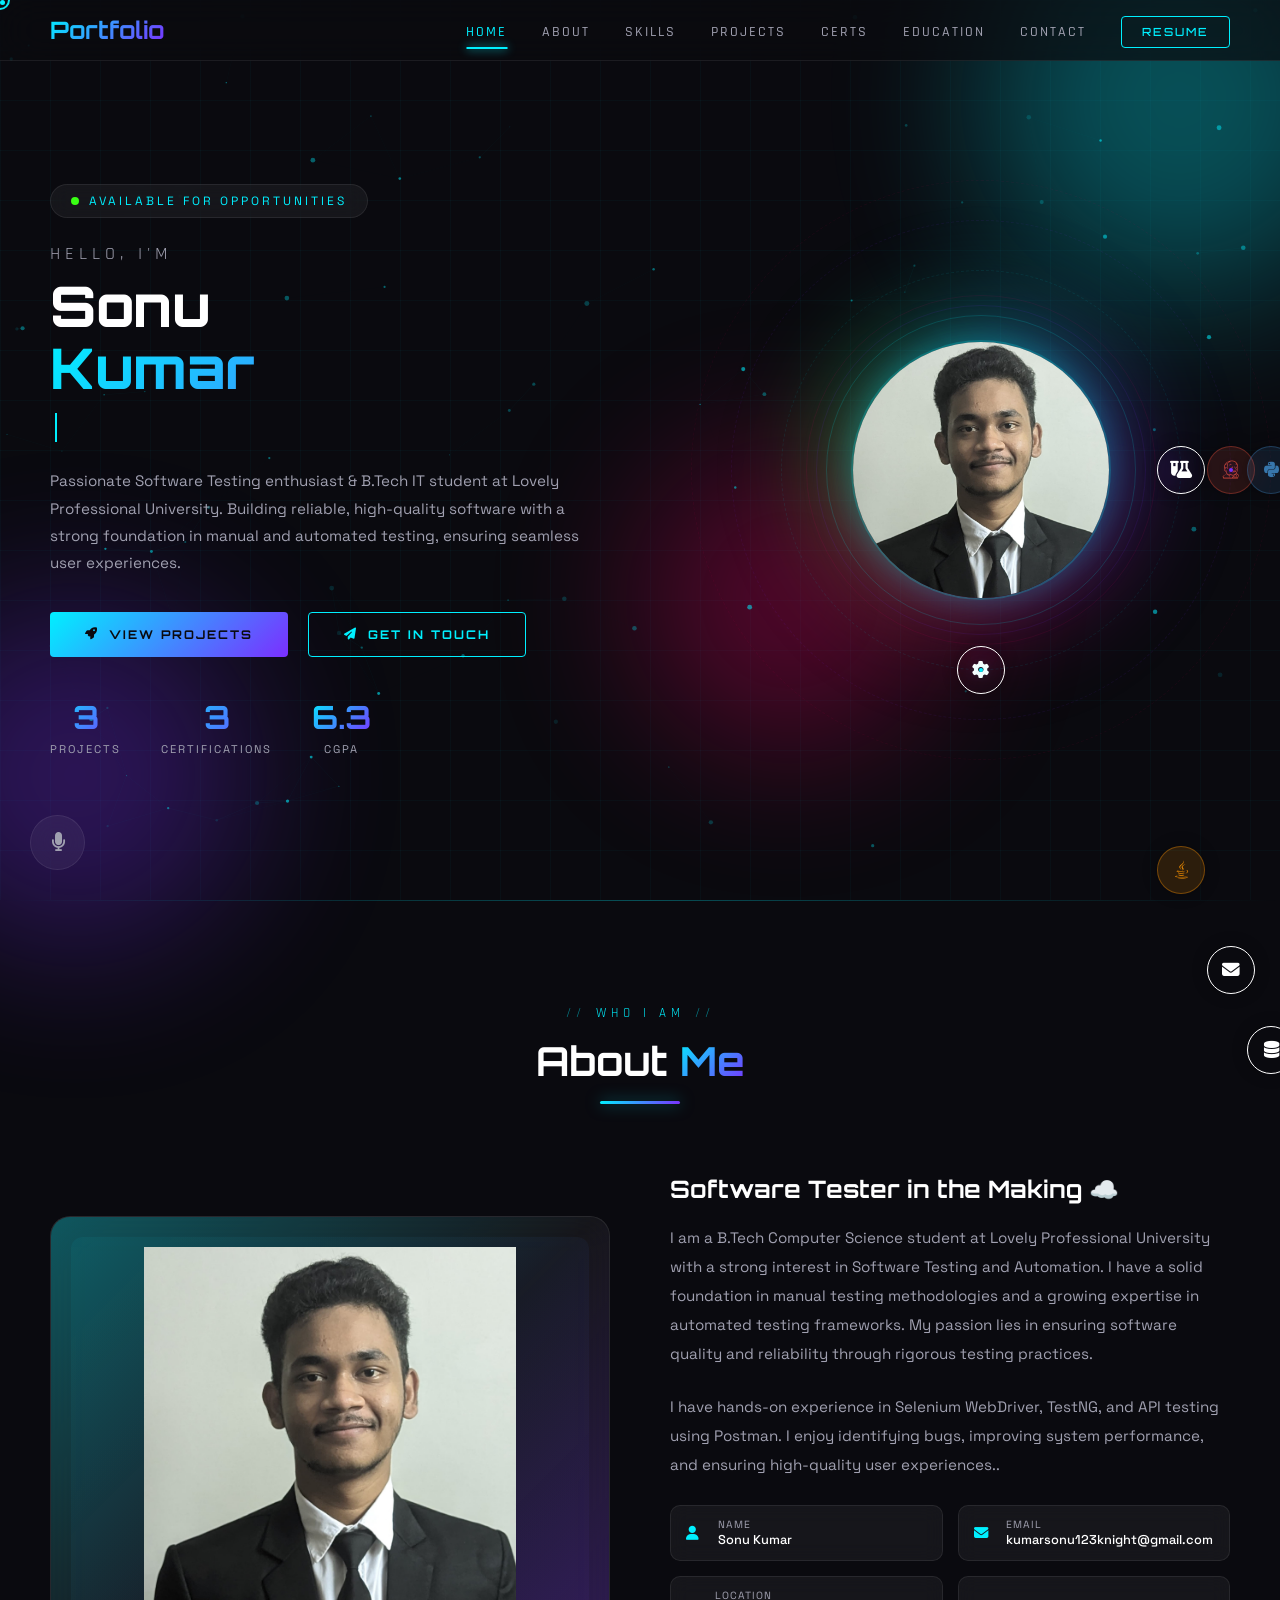
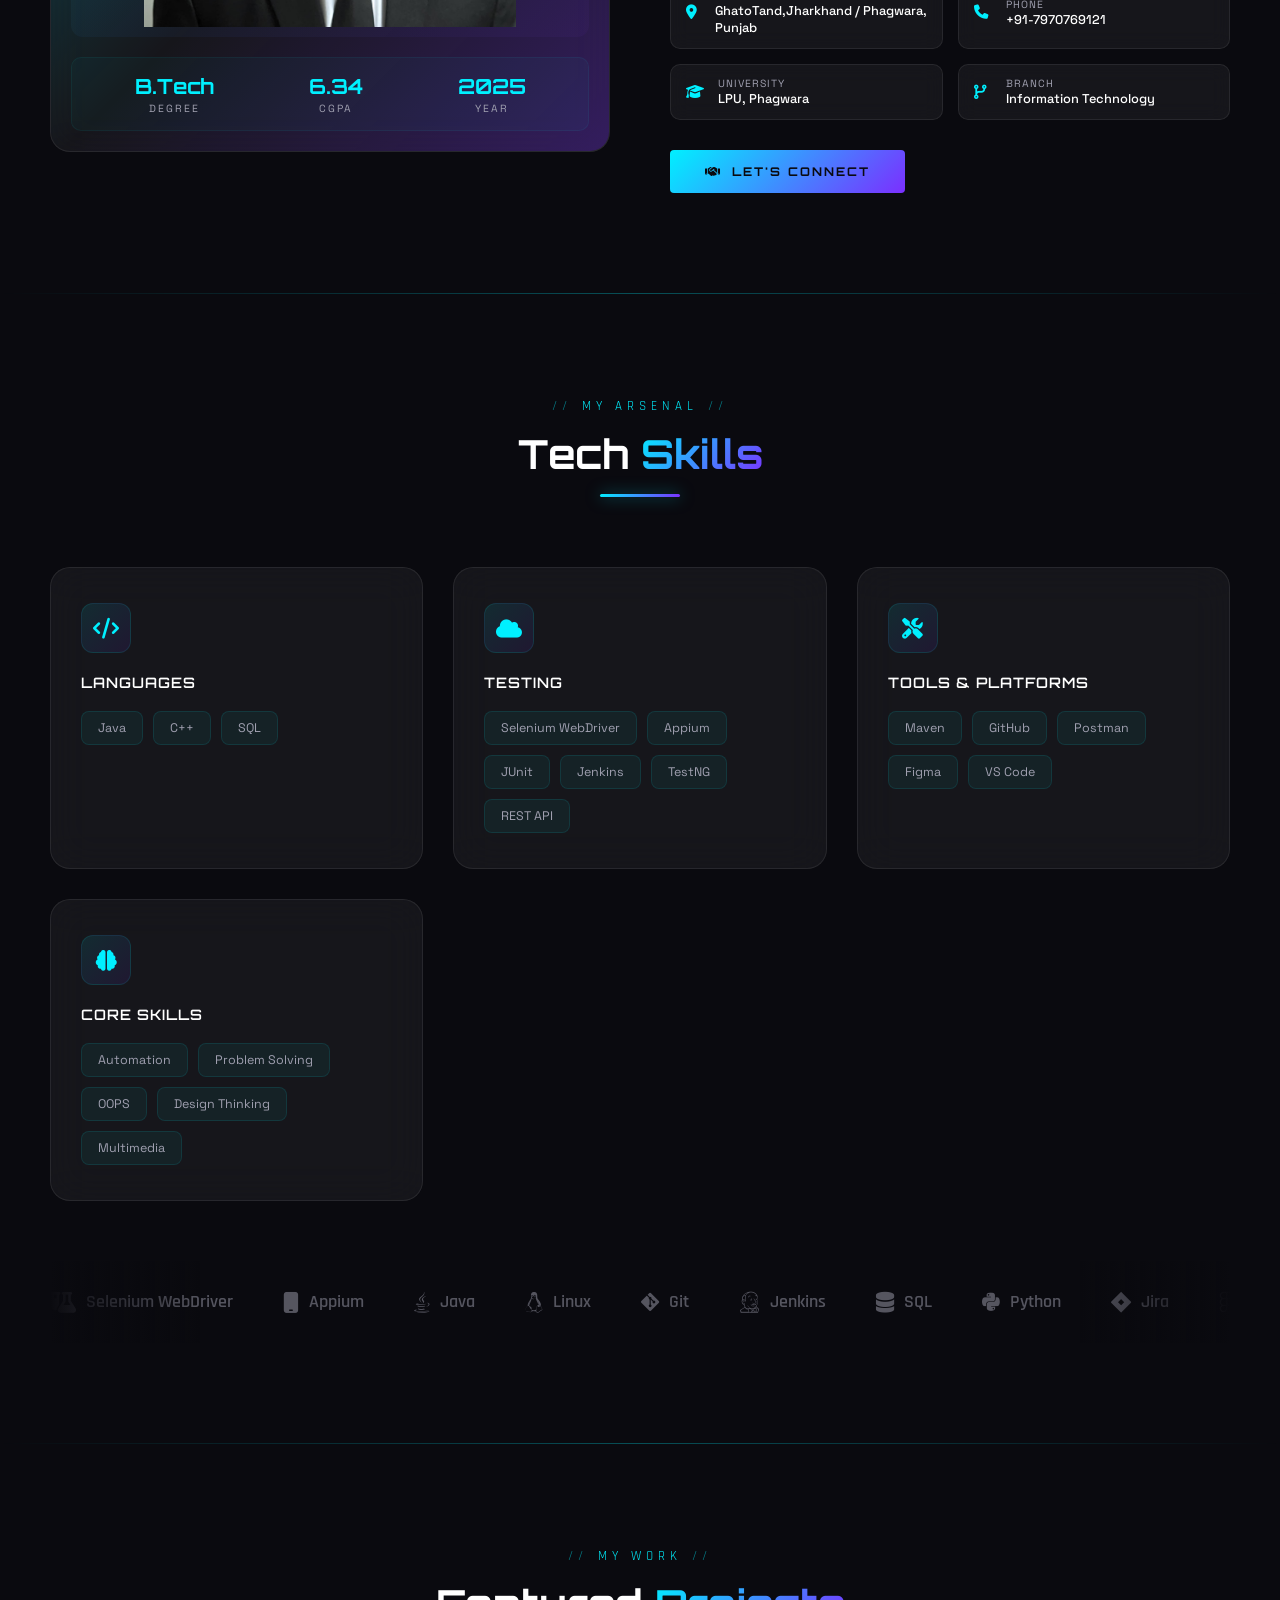
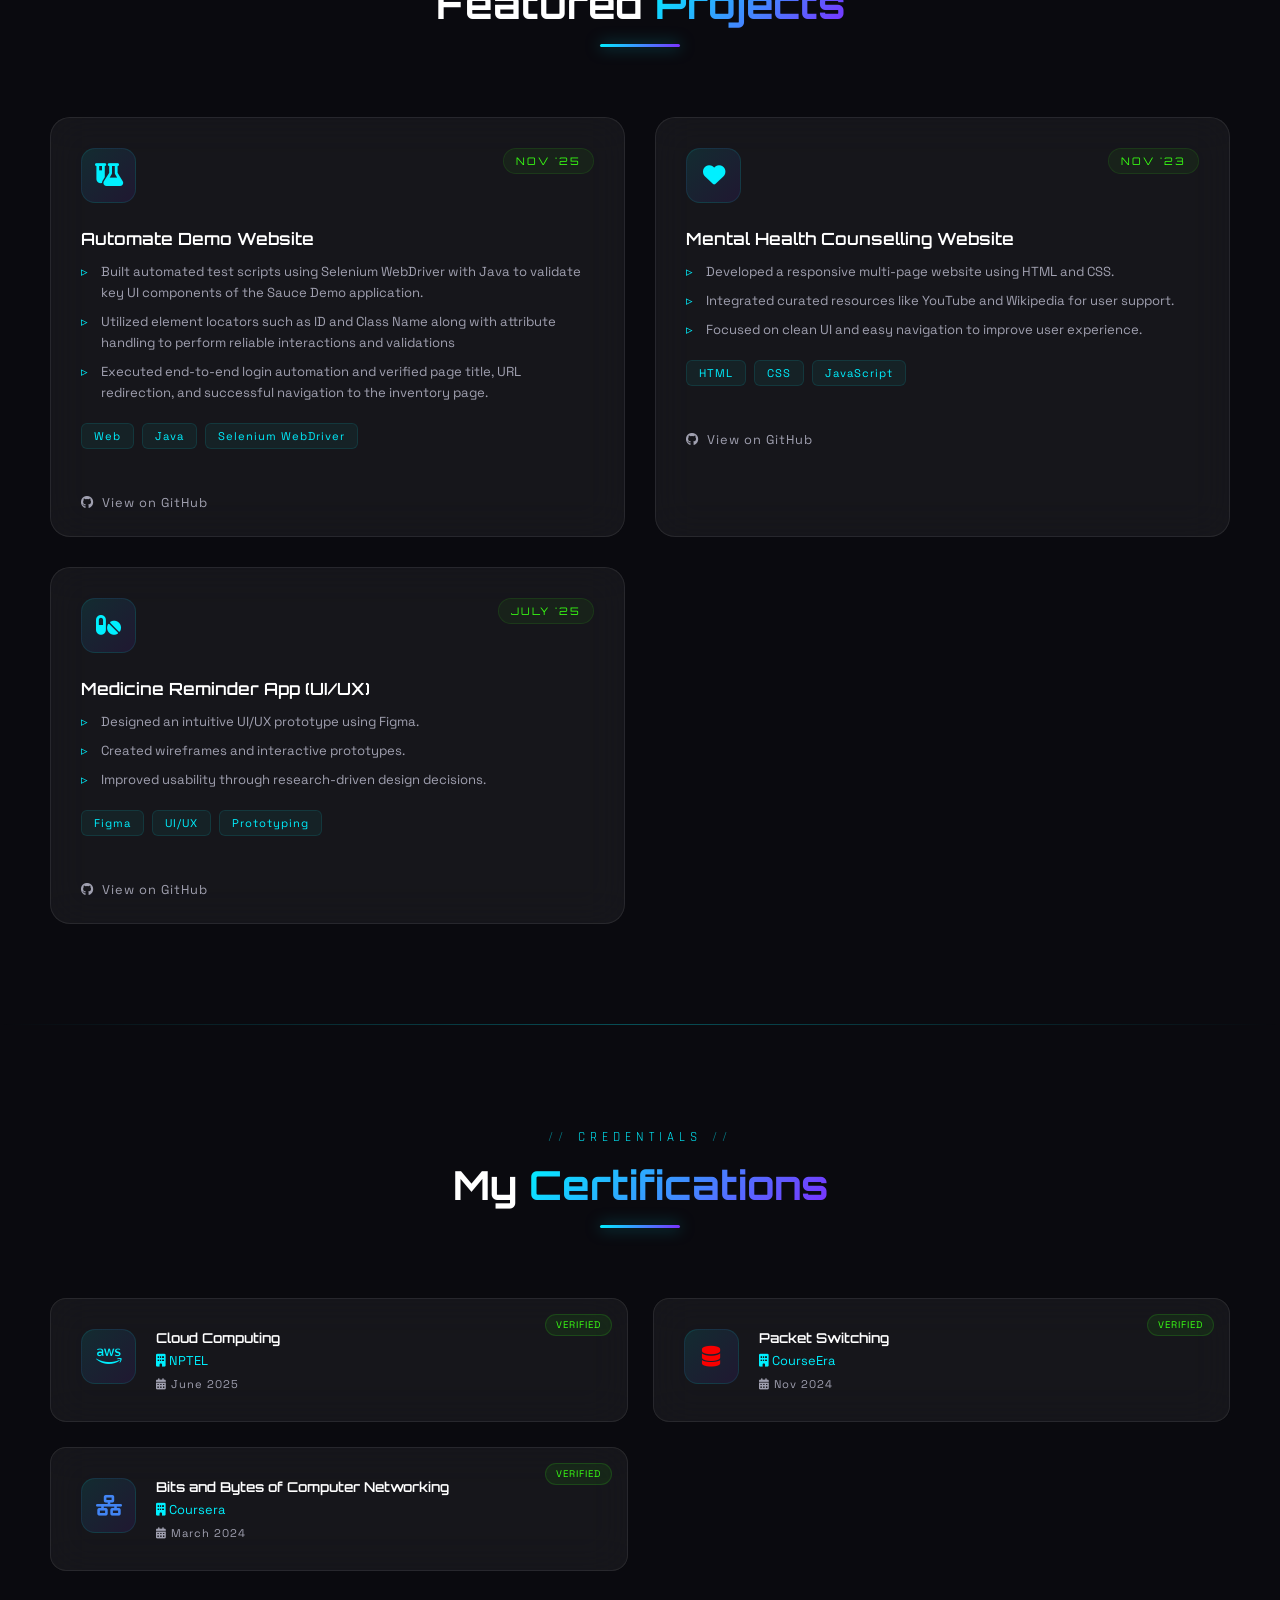
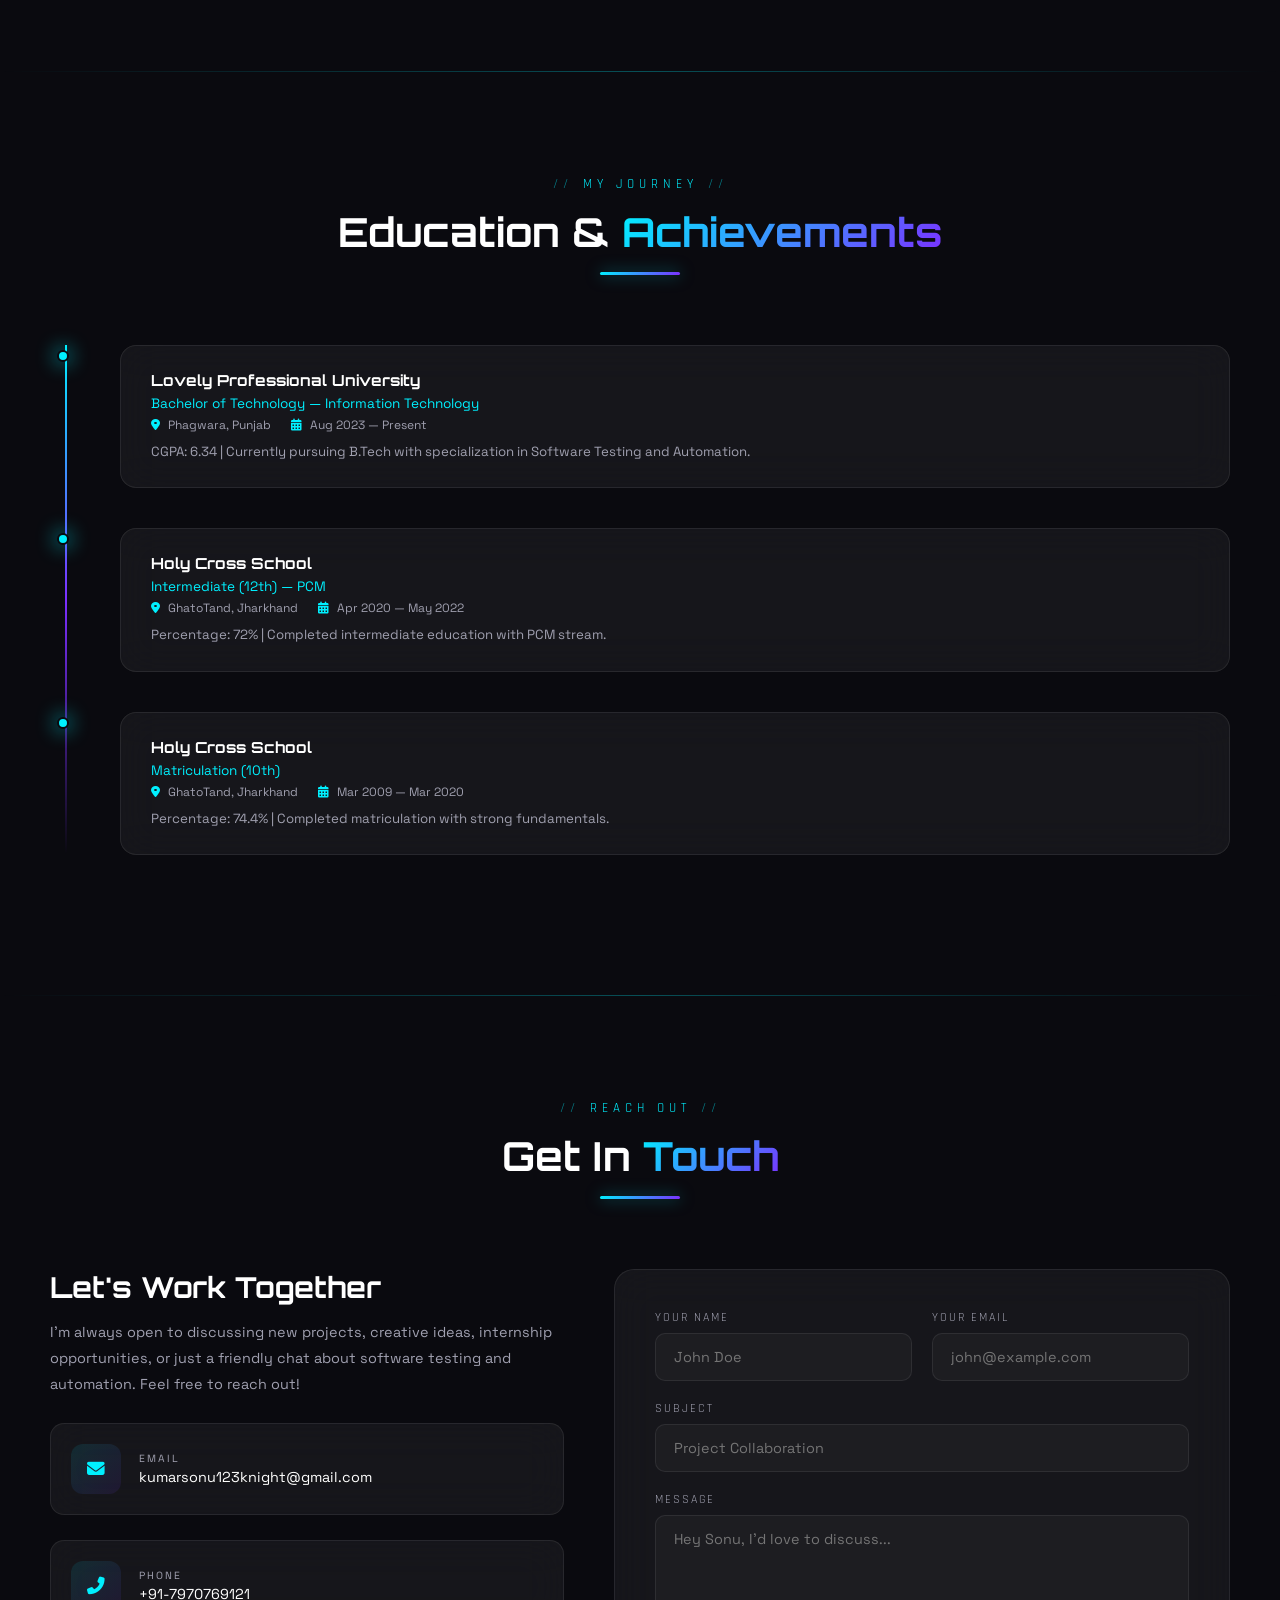
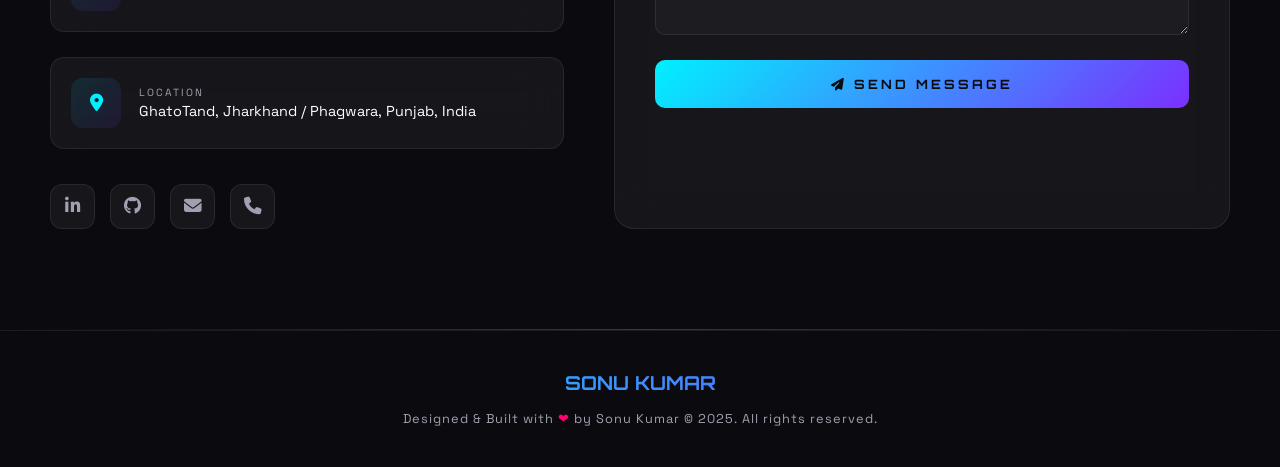
<file: index.html>
<!DOCTYPE html>
<html lang="en">



<!DOCTYPE html>
<html lang="en">
<head>
    <meta charset="UTF-8">
    <meta name="viewport" content="width=device-width, initial-scale=1.0">
    <title>Sonu Kumar | Software Testing Enthusiast</title>
    <link href="https://fonts.googleapis.com/css2?family=Orbitron:wght@400;500;600;700;800;900&family=Rajdhani:wght@300;400;500;600;700&family=Space+Grotesk:wght@300;400;500;600;700&display=swap" rel="stylesheet">
    <link rel="stylesheet" href="https://cdnjs.cloudflare.com/ajax/libs/font-awesome/6.5.0/css/all.min.css">
    <style>
        /* ===== CSS VARIABLES ===== */
        :root {
            --primary: #00f0ff;
            --secondary: #7b2fff;
            --accent: #ff006e;
            --neon-green: #39ff14;
            --neon-blue: #00f0ff;
            --neon-purple: #7b2fff;
            --neon-pink: #ff006e;
            --dark-bg: #0a0a0f;
            --card-bg: rgba(255, 255, 255, 0.03);
            --glass-bg: rgba(255, 255, 255, 0.05);
            --glass-border: rgba(255, 255, 255, 0.08);
            --text-primary: #ffffff;
            --text-secondary: #a0a0b0;
            --gradient-1: linear-gradient(135deg, #00f0ff, #7b2fff);
            --gradient-2: linear-gradient(135deg, #7b2fff, #ff006e);
            --gradient-3: linear-gradient(135deg, #ff006e, #00f0ff);
        }

        /* ===== RESET & BASE ===== */
        * {
            margin: 0;
            padding: 0;
            box-sizing: border-box;
        }

        html {
            scroll-behavior: smooth;
            scrollbar-width: thin;
            scrollbar-color: var(--primary) var(--dark-bg);
        }

        ::-webkit-scrollbar {
            width: 6px;
        }

        ::-webkit-scrollbar-track {
            background: var(--dark-bg);
        }

        ::-webkit-scrollbar-thumb {
            background: var(--primary);
            border-radius: 3px;
        }

        body {
            font-family: 'Space Grotesk', sans-serif;
            background: var(--dark-bg);
            color: var(--text-primary);
            overflow-x: hidden;
            position: relative;
        }

        /* ===== ANIMATED BACKGROUND ===== */
        .bg-animation {
            position: fixed;
            top: 0;
            left: 0;
            width: 100%;
            height: 100%;
            z-index: -2;
            background: var(--dark-bg);
        }

        .bg-grid {
            position: fixed;
            top: 0;
            left: 0;
            width: 100%;
            height: 100%;
            z-index: -1;
            background-image: 
                linear-gradient(rgba(0, 240, 255, 0.03) 1px, transparent 1px),
                linear-gradient(90deg, rgba(0, 240, 255, 0.03) 1px, transparent 1px);
            background-size: 50px 50px;
            animation: gridMove 20s linear infinite;
        }

        @keyframes gridMove {
            0% { transform: translate(0, 0); }
            100% { transform: translate(50px, 50px); }
        }

        .floating-orb {
            position: fixed;
            border-radius: 50%;
            filter: blur(80px);
            opacity: 0.3;
            animation: floatOrb 15s ease-in-out infinite;
            z-index: -1;
        }

        .orb-1 {
            width: 400px;
            height: 400px;
            background: var(--primary);
            top: -100px;
            right: -100px;
            animation-delay: 0s;
        }

        .orb-2 {
            width: 350px;
            height: 350px;
            background: var(--secondary);
            bottom: -50px;
            left: -100px;
            animation-delay: -5s;
        }

        .orb-3 {
            width: 300px;
            height: 300px;
            background: var(--accent);
            top: 50%;
            left: 50%;
            animation-delay: -10s;
        }

        @keyframes floatOrb {
            0%, 100% { transform: translate(0, 0) scale(1); }
            25% { transform: translate(100px, -50px) scale(1.1); }
            50% { transform: translate(-50px, 100px) scale(0.9); }
            75% { transform: translate(-100px, -100px) scale(1.05); }
        }

        /* ===== PARTICLE CANVAS ===== */
        #particles-canvas {
            position: fixed;
            top: 0;
            left: 0;
            width: 100%;
            height: 100%;
            z-index: -1;
            pointer-events: none;
        }

        /* ===== CURSOR ===== */
        .custom-cursor {
            width: 20px;
            height: 20px;
            border: 2px solid var(--primary);
            border-radius: 50%;
            position: fixed;
            pointer-events: none;
            z-index: 10000;
            transition: transform 0.1s ease, background 0.3s ease;
            mix-blend-mode: difference;
        }

        .cursor-dot {
            width: 5px;
            height: 5px;
            background: var(--primary);
            border-radius: 50%;
            position: fixed;
            pointer-events: none;
            z-index: 10001;
            transition: transform 0.05s ease;
        }

        /* ===== LOADING SCREEN ===== */
        .loader-screen {
            position: fixed;
            top: 0;
            left: 0;
            width: 100%;
            height: 100%;
            background: var(--dark-bg);
            z-index: 9999;
            display: flex;
            flex-direction: column;
            align-items: center;
            justify-content: center;
            transition: opacity 0.8s ease, visibility 0.8s ease;
        }

        .loader-screen.hidden {
            opacity: 0;
            visibility: hidden;
        }

        .loader-text {
            font-family: 'Orbitron', sans-serif;
            font-size: 1.5rem;
            color: var(--primary);
            margin-bottom: 30px;
            letter-spacing: 8px;
            animation: loaderPulse 1.5s ease-in-out infinite;
        }

        @keyframes loaderPulse {
            0%, 100% { opacity: 0.3; }
            50% { opacity: 1; }
        }

        .loader-bar-container {
            width: 300px;
            height: 3px;
            background: rgba(255, 255, 255, 0.1);
            border-radius: 2px;
            overflow: hidden;
        }

        .loader-bar {
            width: 0%;
            height: 100%;
            background: var(--gradient-1);
            border-radius: 2px;
            animation: loadBar 2s ease-in-out forwards;
        }

        @keyframes loadBar {
            0% { width: 0%; }
            50% { width: 70%; }
            100% { width: 100%; }
        }

        .loader-percent {
            font-family: 'Orbitron', sans-serif;
            font-size: 0.8rem;
            color: var(--text-secondary);
            margin-top: 15px;
            letter-spacing: 3px;
        }

        /* ===== NAVBAR ===== */
        .navbar {
            position: fixed;
            top: 0;
            left: 0;
            width: 100%;
            padding: 15px 50px;
            display: flex;
            justify-content: space-between;
            align-items: center;
            z-index: 1000;
            backdrop-filter: blur(20px);
            -webkit-backdrop-filter: blur(20px);
            background: rgba(10, 10, 15, 0.7);
            border-bottom: 1px solid var(--glass-border);
            transition: all 0.3s ease;
        }

        .navbar.scrolled {
            padding: 10px 50px;
            background: rgba(10, 10, 15, 0.9);
        }

        .nav-logo {
            font-family: 'Orbitron', sans-serif;
            font-size: 1.5rem;
            font-weight: 700;
            background: var(--gradient-1);
            -webkit-background-clip: text;
            -webkit-text-fill-color: transparent;
            background-clip: text;
            cursor: pointer;
            position: relative;
        }

        .nav-logo::after {
            content: '';
            position: absolute;
            bottom: -5px;
            left: 0;
            width: 100%;
            height: 2px;
            background: var(--gradient-1);
            transform: scaleX(0);
            transition: transform 0.3s ease;
        }

        .nav-logo:hover::after {
            transform: scaleX(1);
        }

        .nav-links {
            display: flex;
            gap: 35px;
            list-style: none;
            align-items: center;
        }

        .nav-links a {
            text-decoration: none;
            color: var(--text-secondary);
            font-size: 0.85rem;
            font-weight: 500;
            letter-spacing: 2px;
            text-transform: uppercase;
            transition: all 0.3s ease;
            position: relative;
            font-family: 'Rajdhani', sans-serif;
        }

        .nav-links a::before {
            content: '';
            position: absolute;
            bottom: -8px;
            left: 50%;
            transform: translateX(-50%);
            width: 0;
            height: 2px;
            background: var(--primary);
            transition: width 0.3s ease;
            box-shadow: 0 0 10px var(--primary);
        }

        .nav-links a:hover {
            color: var(--primary);
        }

        .nav-links a:hover::before {
            width: 100%;
        }

        .nav-links a.active {
            color: var(--primary);
        }

        .nav-links a.active::before {
            width: 100%;
        }

        .nav-resume-btn {
            padding: 8px 20px;
            border: 1px solid var(--primary);
            border-radius: 4px;
            color: var(--primary) !important;
            font-family: 'Orbitron', sans-serif !important;
            font-size: 0.7rem !important;
            letter-spacing: 2px !important;
            transition: all 0.3s ease !important;
            position: relative;
            overflow: hidden;
        }

        .nav-resume-btn::before {
            content: '';
            position: absolute;
            top: 0;
            left: -100%;
            width: 100%;
            height: 100%;
            background: var(--primary);
            transition: left 0.3s ease;
            z-index: -1;
        }

        .nav-resume-btn:hover {
            color: var(--dark-bg) !important;
        }

        .nav-resume-btn:hover::before {
            left: 0;
        }

        .hamburger {
            display: none;
            flex-direction: column;
            cursor: pointer;
            gap: 5px;
            z-index: 1001;
        }

        .hamburger span {
            width: 25px;
            height: 2px;
            background: var(--primary);
            transition: all 0.3s ease;
        }

        .hamburger.active span:nth-child(1) {
            transform: rotate(45deg) translate(5px, 5px);
        }

        .hamburger.active span:nth-child(2) {
            opacity: 0;
        }

        .hamburger.active span:nth-child(3) {
            transform: rotate(-45deg) translate(5px, -5px);
        }

        /* ===== HERO SECTION ===== */
        .hero {
            min-height: 100vh;
            display: flex;
            align-items: center;
            justify-content: center;
            padding: 120px 50px 80px;
            position: relative;
        }

        .hero-content {
            display: flex;
            align-items: center;
            justify-content: space-between;
            max-width: 1300px;
            width: 100%;
            gap: 60px;
        }

        .hero-text {
            flex: 1;
        }

        .hero-badge {
            display: inline-flex;
            align-items: center;
            gap: 10px;
            padding: 8px 20px;
            background: var(--glass-bg);
            border: 1px solid var(--glass-border);
            border-radius: 50px;
            font-size: 0.75rem;
            letter-spacing: 3px;
            text-transform: uppercase;
            color: var(--primary);
            margin-bottom: 25px;
            backdrop-filter: blur(10px);
            animation: fadeInUp 1s ease 0.3s both;
        }

        .hero-badge .pulse-dot {
            width: 8px;
            height: 8px;
            background: var(--neon-green);
            border-radius: 50%;
            animation: pulseDot 2s ease-in-out infinite;
        }

        @keyframes pulseDot {
            0%, 100% { opacity: 1; transform: scale(1); }
            50% { opacity: 0.5; transform: scale(1.5); }
        }

        .hero-greeting {
            font-family: 'Rajdhani', sans-serif;
            font-size: 1.1rem;
            color: var(--text-secondary);
            letter-spacing: 5px;
            text-transform: uppercase;
            margin-bottom: 10px;
            animation: fadeInUp 1s ease 0.5s both;
        }

        .hero-name {
            font-family: 'Orbitron', sans-serif;
            font-size: 3.5rem;
            font-weight: 800;
            line-height: 1.1;
            margin-bottom: 15px;
            animation: fadeInUp 1s ease 0.7s both;
        }

        .hero-name .first-name {
            display: block;
            color: var(--text-primary);
        }

        .hero-name .last-name {
            display: block;
            background: var(--gradient-1);
            -webkit-background-clip: text;
            -webkit-text-fill-color: transparent;
            background-clip: text;
        }

        .hero-title {
            font-family: 'Rajdhani', sans-serif;
            font-size: 1.4rem;
            color: var(--text-secondary);
            margin-bottom: 25px;
            animation: fadeInUp 1s ease 0.9s both;
        }

        .hero-title .typed-text {
            color: var(--primary);
            border-right: 2px solid var(--primary);
            padding-right: 5px;
            animation: blink 1s step-end infinite;
        }

        @keyframes blink {
            50% { border-color: transparent; }
        }

        .hero-description {
            font-size: 0.95rem;
            color: var(--text-secondary);
            line-height: 1.8;
            max-width: 550px;
            margin-bottom: 35px;
            animation: fadeInUp 1s ease 1.1s both;
        }

        .hero-buttons {
            display: flex;
            gap: 20px;
            margin-bottom: 40px;
            animation: fadeInUp 1s ease 1.3s both;
        }

        .btn-primary {
            padding: 14px 35px;
            background: var(--gradient-1);
            color: var(--dark-bg);
            font-family: 'Orbitron', sans-serif;
            font-size: 0.75rem;
            font-weight: 700;
            letter-spacing: 2px;
            text-transform: uppercase;
            border: none;
            border-radius: 4px;
            cursor: pointer;
            text-decoration: none;
            display: inline-flex;
            align-items: center;
            gap: 10px;
            transition: all 0.3s ease;
            position: relative;
            overflow: hidden;
        }

        .btn-primary:hover {
            transform: translateY(-3px);
            box-shadow: 0 10px 40px rgba(0, 240, 255, 0.3);
        }

        .btn-secondary {
            padding: 14px 35px;
            background: transparent;
            color: var(--primary);
            font-family: 'Orbitron', sans-serif;
            font-size: 0.75rem;
            font-weight: 700;
            letter-spacing: 2px;
            text-transform: uppercase;
            border: 1px solid var(--primary);
            border-radius: 4px;
            cursor: pointer;
            text-decoration: none;
            display: inline-flex;
            align-items: center;
            gap: 10px;
            transition: all 0.3s ease;
        }

        .btn-secondary:hover {
            background: rgba(0, 240, 255, 0.1);
            transform: translateY(-3px);
            box-shadow: 0 10px 40px rgba(0, 240, 255, 0.15);
        }

        .hero-stats {
            display: flex;
            gap: 40px;
            animation: fadeInUp 1s ease 1.5s both;
        }

        .stat-item {
            text-align: center;
        }

        .stat-number {
            font-family: 'Orbitron', sans-serif;
            font-size: 2rem;
            font-weight: 700;
            background: var(--gradient-1);
            -webkit-background-clip: text;
            -webkit-text-fill-color: transparent;
            background-clip: text;
        }

        .stat-label {
            font-size: 0.7rem;
            color: var(--text-secondary);
            letter-spacing: 2px;
            text-transform: uppercase;
            margin-top: 5px;
        }

        /* Hero Image/Visual */
        .hero-visual {
            flex: 0.8;
            display: flex;
            justify-content: center;
            align-items: center;
            animation: fadeInUp 1s ease 1s both;
        }

        /* ===== EPIC ORBITING SKILLS SYSTEM ===== */
        .hero-image-container {
            position: relative;
            width: 350px;
            height: 350px;
        }

        /* Neon Glow Behind Image */
        .hero-image-glow {
            position: absolute;
            top: 50%;
            left: 50%;
            transform: translate(-50%, -50%);
            width: 280px;
            height: 280px;
            border-radius: 50%;
            background: radial-gradient(circle, rgba(0,240,255,0.25) 0%, rgba(123,47,255,0.15) 40%, rgba(255,0,110,0.08) 70%, transparent 100%);
            filter: blur(30px);
            animation: glowPulse 4s ease-in-out infinite;
            z-index: 0;
        }

        .hero-image-glow::before {
            content: '';
            position: absolute;
            top: -20px;
            left: -20px;
            right: -20px;
            bottom: -20px;
            border-radius: 50%;
            background: conic-gradient(from 0deg, var(--primary), var(--secondary), var(--accent), var(--neon-green), var(--primary));
            filter: blur(40px);
            opacity: 0.3;
            animation: glowRotate 6s linear infinite;
        }

        .hero-image-glow::after {
            content: '';
            position: absolute;
            top: 10px;
            left: 10px;
            right: 10px;
            bottom: 10px;
            border-radius: 50%;
            background: radial-gradient(circle, rgba(0,240,255,0.3), transparent 70%);
            animation: glowPulse 3s ease-in-out infinite alternate;
        }

        @keyframes glowPulse {
            0%, 100% { opacity: 0.6; transform: translate(-50%, -50%) scale(1); }
            50% { opacity: 1; transform: translate(-50%, -50%) scale(1.1); }
        }

        @keyframes glowRotate {
            from { transform: rotate(0deg); }
            to { transform: rotate(360deg); }
        }

        /* Neon Ring Borders */
        .neon-ring {
            position: absolute;
            top: 50%;
            left: 50%;
            transform: translate(-50%, -50%);
            border-radius: 50%;
            border: 1px solid;
            animation: ringPulse 3s ease-in-out infinite;
        }

        .neon-ring-1 {
            width: 310px;
            height: 310px;
            border-color: rgba(0, 240, 255, 0.15);
            animation-delay: 0s;
        }

        .neon-ring-2 {
            width: 330px;
            height: 330px;
            border-color: rgba(123, 47, 255, 0.1);
            animation-delay: -1s;
        }

        .neon-ring-3 {
            width: 350px;
            height: 350px;
            border-color: rgba(255, 0, 110, 0.08);
            animation-delay: -2s;
        }

        @keyframes ringPulse {
            0%, 100% { opacity: 0.3; transform: translate(-50%, -50%) scale(1); }
            50% { opacity: 0.8; transform: translate(-50%, -50%) scale(1.03); }
        }

        /* Orbit Paths - visible dotted rings */
        .orbit-path {
            position: absolute;
            top: 50%;
            left: 50%;
            transform: translate(-50%, -50%);
            border-radius: 50%;
            border: 1px dashed rgba(0, 240, 255, 0.08);
        }

        .orbit-path-1 {
            width: 400px;
            height: 400px;
        }

        .orbit-path-2 {
            width: 500px;
            height: 500px;
            border-color: rgba(123, 47, 255, 0.08);
        }

        .orbit-path-3 {
            width: 580px;
            height: 580px;
            border-color: rgba(255, 0, 110, 0.06);
        }

        /* Orbit Rings */
        .orbit-ring {
            position: absolute;
            top: 50%;
            left: 50%;
            border-radius: 50%;
            transform-style: preserve-3d;
        }

        .orbit-ring-1 {
            width: 400px;
            height: 400px;
            animation: orbit3D_1 12s linear infinite;
        }

        .orbit-ring-2 {
            width: 500px;
            height: 500px;
            animation: orbit3D_2 18s linear infinite reverse;
        }

        .orbit-ring-3 {
            width: 580px;
            height: 580px;
            animation: orbit3D_3 24s linear infinite;
        }

        @keyframes orbit3D_1 {
            0% { transform: translate(-50%, -50%) rotateX(65deg) rotateZ(0deg); }
            100% { transform: translate(-50%, -50%) rotateX(65deg) rotateZ(360deg); }
        }

        @keyframes orbit3D_2 {
            0% { transform: translate(-50%, -50%) rotateX(70deg) rotateY(15deg) rotateZ(0deg); }
            100% { transform: translate(-50%, -50%) rotateX(70deg) rotateY(15deg) rotateZ(360deg); }
        }

        @keyframes orbit3D_3 {
            0% { transform: translate(-50%, -50%) rotateX(60deg) rotateY(-10deg) rotateZ(0deg); }
            100% { transform: translate(-50%, -50%) rotateX(60deg) rotateY(-10deg) rotateZ(360deg); }
        }

        /* Orbit Skill Nodes */
        .orbit-node {
            position: absolute;
            width: 48px;
            height: 48px;
            border-radius: 50%;
            display: flex;
            align-items: center;
            justify-content: center;
            font-size: 1.1rem;
            backdrop-filter: blur(10px);
            border: 1px solid;
            cursor: pointer;
            transition: all 0.3s ease;
            box-shadow: 0 0 15px rgba(0,0,0,0.3);
        }

        .orbit-node::after {
            content: attr(data-label);
            position: absolute;
            bottom: -22px;
            left: 50%;
            transform: translateX(-50%);
            font-family: 'Orbitron', sans-serif;
            font-size: 0.5rem;
            letter-spacing: 1px;
            white-space: nowrap;
            opacity: 0;
            transition: opacity 0.3s ease;
            color: var(--text-secondary);
        }

        .orbit-node:hover {
            transform: scale(1.3) !important;
            z-index: 10;
        }

        .orbit-node:hover::after {
            opacity: 1;
        }

        /* Counter-rotate nodes to keep icons upright */
        .orbit-ring-1 .orbit-node {
            animation: counterOrbit1 12s linear infinite;
        }
        .orbit-ring-2 .orbit-node {
            animation: counterOrbit2 18s linear infinite reverse;
        }
        .orbit-ring-3 .orbit-node {
            animation: counterOrbit3 24s linear infinite;
        }

        @keyframes counterOrbit1 {
            from { transform: rotateZ(0deg) rotateX(-65deg); }
            to { transform: rotateZ(-360deg) rotateX(-65deg); }
        }
        @keyframes counterOrbit2 {
            from { transform: rotateZ(0deg) rotateX(-70deg); }
            to { transform: rotateZ(-360deg) rotateX(-70deg); }
        }
        @keyframes counterOrbit3 {
            from { transform: rotateZ(0deg) rotateX(-60deg); }
            to { transform: rotateZ(-360deg) rotateX(-60deg); }
        }

        /* Node positions around orbit */
        .orbit-ring-1 .orbit-node:nth-child(1) { top: -24px; left: 50%; margin-left: -24px; }
        .orbit-ring-1 .orbit-node:nth-child(2) { top: 50%; right: -24px; margin-top: -24px; }
        .orbit-ring-1 .orbit-node:nth-child(3) { bottom: -24px; left: 50%; margin-left: -24px; }
        .orbit-ring-1 .orbit-node:nth-child(4) { top: 50%; left: -24px; margin-top: -24px; }

        .orbit-ring-2 .orbit-node:nth-child(1) { top: -24px; left: 50%; margin-left: -24px; }
        .orbit-ring-2 .orbit-node:nth-child(2) { top: 50%; right: -24px; margin-top: -24px; }
        .orbit-ring-2 .orbit-node:nth-child(3) { bottom: -24px; left: 50%; margin-left: -24px; }

        .orbit-ring-3 .orbit-node:nth-child(1) { top: -24px; left: 50%; margin-left: -24px; }
        .orbit-ring-3 .orbit-node:nth-child(2) { bottom: -24px; left: 50%; margin-left: -24px; }

        /* Node Colors */
        .node-aws { background: rgba(255,153,0,0.15); border-color: rgba(255,153,0,0.4); color: #FF9900; }
        .node-aws:hover { box-shadow: 0 0 25px rgba(255,153,0,0.5); }

        .node-docker { background: rgba(36,150,237,0.15); border-color: rgba(36,150,237,0.4); color: #2496ED; }
        .node-docker:hover { box-shadow: 0 0 25px rgba(36,150,237,0.5); }

        .node-linux { background: rgba(252,198,36,0.15); border-color: rgba(252,198,36,0.4); color: #FCC624; }
        .node-linux:hover { box-shadow: 0 0 25px rgba(252,198,36,0.5); }

        .node-cloud { background: rgba(0,240,255,0.15); border-color: rgba(0,240,255,0.4); color: #00f0ff; }
        .node-cloud:hover { box-shadow: 0 0 25px rgba(0,240,255,0.5); }

        .node-jenkins { background: rgba(210,73,57,0.15); border-color: rgba(210,73,57,0.4); color: #D24939; }
        .node-jenkins:hover { box-shadow: 0 0 25px rgba(210,73,57,0.5); }

        .node-git { background: rgba(240,80,50,0.15); border-color: rgba(240,80,50,0.4); color: #F05032; }
        .node-git:hover { box-shadow: 0 0 25px rgba(240,80,50,0.5); }

        .node-azure { background: rgba(0,137,214,0.15); border-color: rgba(0,137,214,0.4); color: #0089D6; }
        .node-azure:hover { box-shadow: 0 0 25px rgba(0,137,214,0.5); }

        .node-java { background: rgba(237,139,0,0.15); border-color: rgba(237,139,0,0.4); color: #ED8B00; }
        .node-java:hover { box-shadow: 0 0 25px rgba(237,139,0,0.5); }

        .node-python { background: rgba(55,118,171,0.15); border-color: rgba(55,118,171,0.4); color: #3776AB; }
        .node-python:hover { box-shadow: 0 0 25px rgba(55,118,171,0.5); }

        /* Particle Sparks on orbits */
        .orbit-spark {
            position: absolute;
            width: 4px;
            height: 4px;
            border-radius: 50%;
            background: var(--primary);
            box-shadow: 0 0 10px var(--primary), 0 0 20px var(--primary);
        }

        .orbit-ring-1 .orbit-spark { top: 50%; left: -2px; margin-top: -2px; }
        .orbit-ring-2 .orbit-spark { top: -2px; left: 50%; margin-left: -2px; background: var(--secondary); box-shadow: 0 0 10px var(--secondary); }
        .orbit-ring-3 .orbit-spark { bottom: -2px; right: 30%; background: var(--accent); box-shadow: 0 0 10px var(--accent); }

        /* Hero Image Wrapper Update */
        .hero-image-wrapper {
            width: 260px;
            height: 260px;
            border-radius: 50%;
            overflow: hidden;
            position: relative;
            margin: 45px auto;
            z-index: 2;
            border: 2px solid rgba(0, 240, 255, 0.3);
            box-shadow: 
                0 0 30px rgba(0, 240, 255, 0.2),
                0 0 60px rgba(0, 240, 255, 0.1),
                inset 0 0 30px rgba(0, 0, 0, 0.3);
        }

        .hero-image-wrapper img {
            width: 100%;
            height: 100%;
            object-fit: cover;
        }

        .hero-image-placeholder {
            width: 100%;
            height: 100%;
            display: flex;
            align-items: center;
            justify-content: center;
            background: linear-gradient(135deg, rgba(0, 240, 255, 0.1), rgba(123, 47, 255, 0.1));
            font-family: 'Orbitron', sans-serif;
            font-size: 4rem;
            font-weight: 700;
            color: var(--primary);
        }

        /* Voice Command Button */
        .voice-cmd-btn {
            position: fixed;
            bottom: 30px;
            left: 30px;
            width: 55px;
            height: 55px;
            border-radius: 50%;
            background: var(--glass-bg);
            border: 1px solid var(--glass-border);
            backdrop-filter: blur(20px);
            display: flex;
            align-items: center;
            justify-content: center;
            cursor: pointer;
            z-index: 999;
            transition: all 0.3s ease;
            color: var(--text-secondary);
            font-size: 1.2rem;
        }

        .voice-cmd-btn:hover {
            border-color: var(--primary);
            color: var(--primary);
            box-shadow: 0 0 25px rgba(0, 240, 255, 0.2);
            transform: scale(1.05);
        }

        .voice-cmd-btn.listening {
            border-color: var(--accent);
            color: var(--accent);
            animation: voicePulse 1s ease-in-out infinite;
            box-shadow: 0 0 30px rgba(255, 0, 110, 0.3);
        }

        @keyframes voicePulse {
            0%, 100% { box-shadow: 0 0 20px rgba(255, 0, 110, 0.2); }
            50% { box-shadow: 0 0 40px rgba(255, 0, 110, 0.5); }
        }

        .voice-cmd-btn .mic-waves {
            position: absolute;
            width: 100%;
            height: 100%;
            border-radius: 50%;
            border: 2px solid var(--accent);
            opacity: 0;
            animation: none;
        }

        .voice-cmd-btn.listening .mic-waves {
            animation: micWave 1.5s ease-out infinite;
        }

        .voice-cmd-btn.listening .mic-waves:nth-child(2) {
            animation-delay: 0.5s;
        }

        .voice-cmd-btn.listening .mic-waves:nth-child(3) {
            animation-delay: 1s;
        }

        @keyframes micWave {
            0% { transform: scale(1); opacity: 0.6; }
            100% { transform: scale(2); opacity: 0; }
        }

        /* Voice Tooltip */
        .voice-tooltip {
            position: fixed;
            bottom: 95px;
            left: 15px;
            background: rgba(10, 10, 15, 0.95);
            border: 1px solid var(--glass-border);
            border-radius: 12px;
            padding: 15px 18px;
            backdrop-filter: blur(20px);
            z-index: 999;
            opacity: 0;
            visibility: hidden;
            transition: all 0.3s ease;
            max-width: 220px;
        }

        .voice-tooltip.show {
            opacity: 1;
            visibility: visible;
        }

        .voice-tooltip h4 {
            font-family: 'Orbitron', sans-serif;
            font-size: 0.65rem;
            color: var(--primary);
            margin-bottom: 10px;
            letter-spacing: 2px;
        }

        .voice-tooltip ul {
            list-style: none;
        }

        .voice-tooltip ul li {
            font-size: 0.72rem;
            color: var(--text-secondary);
            padding: 4px 0;
            display: flex;
            align-items: center;
            gap: 6px;
        }

        .voice-tooltip ul li i {
            color: var(--primary);
            font-size: 0.6rem;
        }

        .voice-feedback {
            position: fixed;
            bottom: 95px;
            left: 95px;
            background: rgba(10, 10, 15, 0.95);
            border: 1px solid rgba(0, 240, 255, 0.2);
            border-radius: 10px;
            padding: 10px 18px;
            backdrop-filter: blur(20px);
            z-index: 999;
            font-size: 0.75rem;
            color: var(--primary);
            font-family: 'Rajdhani', sans-serif;
            letter-spacing: 1px;
            opacity: 0;
            visibility: hidden;
            transition: all 0.3s ease;
            white-space: nowrap;
        }

        .voice-feedback.show {
            opacity: 1;
            visibility: visible;
        }

        .voice-feedback i {
            margin-right: 6px;
        }

        @media (max-width: 768px) {
            .orbit-ring-3 { display: none; }
            .orbit-ring-1 { width: 300px; height: 300px; }
            .orbit-ring-2 { width: 380px; height: 380px; }
            .orbit-path-1 { width: 300px; height: 300px; }
            .orbit-path-2 { width: 380px; height: 380px; }
            .orbit-path-3 { display: none; }
            .orbit-node { width: 38px; height: 38px; font-size: 0.9rem; }
            .orbit-node:nth-child(1) { margin-left: -19px !important; }
            .orbit-node:nth-child(2) { margin-top: -19px !important; }
            .orbit-node:nth-child(3) { margin-left: -19px !important; }
            .orbit-node:nth-child(4) { margin-top: -19px !important; }
            .hero-image-glow { width: 220px; height: 220px; }
            .hero-image-wrapper { width: 200px; height: 200px; }
            .voice-tooltip { bottom: 90px; left: 10px; }
        }

        @media (max-width: 480px) {
            .orbit-ring-2, .orbit-ring-3,
            .orbit-path-2, .orbit-path-3 { display: none; }
            .orbit-ring-1 { width: 260px; height: 260px; }
            .orbit-path-1 { width: 260px; height: 260px; }
            .hero-image-wrapper { width: 170px; height: 170px; }
            .hero-image-glow { width: 180px; height: 180px; }
        }

        /* ===== SECTION COMMON ===== */
        .section {
            padding: 100px 50px;
            max-width: 1300px;
            margin: 0 auto;
            position: relative;
        }

        .section-header {
            text-align: center;
            margin-bottom: 70px;
        }

        .section-tag {
            display: inline-block;
            font-family: 'Rajdhani', sans-serif;
            font-size: 0.8rem;
            letter-spacing: 5px;
            text-transform: uppercase;
            color: var(--primary);
            margin-bottom: 15px;
            position: relative;
        }

        .section-tag::before,
        .section-tag::after {
            content: '//';
            margin: 0 10px;
            opacity: 0.5;
        }

        .section-title {
            font-family: 'Orbitron', sans-serif;
            font-size: 2.5rem;
            font-weight: 700;
            margin-bottom: 15px;
        }

        .section-title .highlight {
            background: var(--gradient-1);
            -webkit-background-clip: text;
            -webkit-text-fill-color: transparent;
            background-clip: text;
        }

        .section-line {
            width: 80px;
            height: 3px;
            background: var(--gradient-1);
            margin: 0 auto;
            border-radius: 2px;
            box-shadow: 0 0 15px rgba(0, 240, 255, 0.5);
        }

        /* ===== ABOUT SECTION ===== */
        .about-content {
            display: grid;
            grid-template-columns: 1fr 1fr;
            gap: 60px;
            align-items: center;
        }

        .about-image-side {
            position: relative;
        }

        .about-image-card {
            background: var(--glass-bg);
            border: 1px solid var(--glass-border);
            border-radius: 20px;
            padding: 20px;
            backdrop-filter: blur(20px);
            position: relative;
            overflow: hidden;
        }

        .about-image-card::before {
            content: '';
            position: absolute;
            top: -1px;
            left: -1px;
            right: -1px;
            bottom: -1px;
            border-radius: 20px;
            background: linear-gradient(135deg, var(--primary), transparent, var(--secondary));
            z-index: -1;
            opacity: 0.3;
        }

        .about-img-wrapper {
            width: 100%;
            height: 400px;
            border-radius: 12px;
            overflow: hidden;
            position: relative;
            display: flex;
            align-items: center;
            justify-content: center;
            background: linear-gradient(135deg, rgba(0, 240, 255, 0.05), rgba(123, 47, 255, 0.05));
        }

        .about-img-wrapper img {
            width: 100%;
            height: 100%;
            object-fit: contain;
            object-position: center;
            padding: 10px;
            border-radius: 12px;
        }

        .about-img-placeholder {
            width: 100%;
            height: 100%;
            display: flex;
            align-items: center;
            justify-content: center;
            background: linear-gradient(135deg, rgba(0, 240, 255, 0.05), rgba(123, 47, 255, 0.05));
            font-family: 'Orbitron', sans-serif;
            font-size: 1rem;
            color: var(--text-secondary);
            letter-spacing: 3px;
        }

        .about-info-strip {
            display: flex;
            justify-content: space-around;
            margin-top: 20px;
            padding: 15px;
            background: rgba(0, 240, 255, 0.03);
            border-radius: 10px;
            border: 1px solid rgba(0, 240, 255, 0.05);
        }

        .about-info-item {
            text-align: center;
        }

        .about-info-item .info-val {
            font-family: 'Orbitron', sans-serif;
            font-size: 1.3rem;
            font-weight: 700;
            color: var(--primary);
        }

        .about-info-item .info-label {
            font-size: 0.65rem;
            color: var(--text-secondary);
            letter-spacing: 2px;
            text-transform: uppercase;
            margin-top: 3px;
        }

        .about-text-side h3 {
            font-family: 'Orbitron', sans-serif;
            font-size: 1.5rem;
            margin-bottom: 20px;
        }

        .about-text-side p {
            color: var(--text-secondary);
            line-height: 1.9;
            margin-bottom: 25px;
            font-size: 0.95rem;
        }

        .about-details-grid {
            display: grid;
            grid-template-columns: 1fr 1fr;
            gap: 15px;
            margin-bottom: 30px;
        }

        .about-detail {
            display: flex;
            align-items: center;
            gap: 12px;
            padding: 12px 15px;
            background: var(--glass-bg);
            border: 1px solid var(--glass-border);
            border-radius: 10px;
            backdrop-filter: blur(10px);
        }

        .about-detail i {
            color: var(--primary);
            font-size: 0.9rem;
            width: 20px;
        }

        .about-detail-text {
            font-size: 0.8rem;
        }

        .about-detail-text .label {
            color: var(--text-secondary);
            font-size: 0.65rem;
            text-transform: uppercase;
            letter-spacing: 1px;
        }

        .about-detail-text .value {
            color: var(--text-primary);
            font-weight: 500;
        }

        /* ===== SKILLS SECTION ===== */
        .skills-container {
            display: grid;
            grid-template-columns: repeat(3, 1fr);
            gap: 30px;
        }

        .skill-category {
            background: var(--glass-bg);
            border: 1px solid var(--glass-border);
            border-radius: 20px;
            padding: 35px 30px;
            backdrop-filter: blur(20px);
            transition: all 0.4s ease;
            position: relative;
            overflow: hidden;
        }

        .skill-category::before {
            content: '';
            position: absolute;
            top: 0;
            left: 0;
            width: 100%;
            height: 3px;
            background: var(--gradient-1);
            transform: scaleX(0);
            transition: transform 0.4s ease;
        }

        .skill-category:hover::before {
            transform: scaleX(1);
        }

        .skill-category:hover {
            transform: translateY(-5px);
            border-color: rgba(0, 240, 255, 0.2);
            box-shadow: 0 20px 60px rgba(0, 0, 0, 0.3), 0 0 30px rgba(0, 240, 255, 0.05);
        }

        .skill-cat-icon {
            width: 50px;
            height: 50px;
            border-radius: 12px;
            display: flex;
            align-items: center;
            justify-content: center;
            font-size: 1.3rem;
            margin-bottom: 20px;
            background: linear-gradient(135deg, rgba(0, 240, 255, 0.1), rgba(123, 47, 255, 0.1));
            color: var(--primary);
            border: 1px solid rgba(0, 240, 255, 0.1);
        }

        .skill-cat-title {
            font-family: 'Orbitron', sans-serif;
            font-size: 0.9rem;
            font-weight: 600;
            margin-bottom: 20px;
            letter-spacing: 1px;
        }

        .skill-items {
            display: flex;
            flex-wrap: wrap;
            gap: 10px;
        }

        .skill-tag {
            padding: 8px 16px;
            background: rgba(0, 240, 255, 0.05);
            border: 1px solid rgba(0, 240, 255, 0.1);
            border-radius: 8px;
            font-size: 0.78rem;
            color: var(--text-secondary);
            transition: all 0.3s ease;
            cursor: default;
        }

        .skill-tag:hover {
            color: var(--primary);
            border-color: var(--primary);
            background: rgba(0, 240, 255, 0.08);
            box-shadow: 0 0 15px rgba(0, 240, 255, 0.1);
            transform: translateY(-2px);
        }

        /* Tech Stack Marquee */
        .tech-marquee-wrapper {
            overflow: hidden;
            margin-top: 60px;
            padding: 30px 0;
            position: relative;
        }

        .tech-marquee-wrapper::before,
        .tech-marquee-wrapper::after {
            content: '';
            position: absolute;
            top: 0;
            width: 150px;
            height: 100%;
            z-index: 2;
        }

        .tech-marquee-wrapper::before {
            left: 0;
            background: linear-gradient(to right, var(--dark-bg), transparent);
        }

        .tech-marquee-wrapper::after {
            right: 0;
            background: linear-gradient(to left, var(--dark-bg), transparent);
        }

        .tech-marquee {
            display: flex;
            gap: 50px;
            animation: marqueeScroll 25s linear infinite;
            width: max-content;
        }

        .tech-marquee-item {
            display: flex;
            align-items: center;
            gap: 10px;
            font-family: 'Rajdhani', sans-serif;
            font-size: 1.1rem;
            font-weight: 600;
            color: var(--text-secondary);
            white-space: nowrap;
            opacity: 0.5;
            transition: opacity 0.3s ease;
        }

        .tech-marquee-item:hover {
            opacity: 1;
            color: var(--primary);
        }

        .tech-marquee-item i {
            font-size: 1.3rem;
        }

        @keyframes marqueeScroll {
            from { transform: translateX(0); }
            to { transform: translateX(-50%); }
        }

        /* ===== PROJECTS SECTION ===== */
        .projects-grid {
            display: grid;
            grid-template-columns: repeat(2, 1fr);
            gap: 30px;
        }

        .project-card {
            background: var(--glass-bg);
            border: 1px solid var(--glass-border);
            border-radius: 20px;
            overflow: hidden;
            backdrop-filter: blur(20px);
            transition: all 0.4s ease;
            position: relative;
            group: true;
        }

        .project-card:hover {
            transform: translateY(-8px);
            border-color: rgba(0, 240, 255, 0.2);
            box-shadow: 0 25px 60px rgba(0, 0, 0, 0.4), 0 0 40px rgba(0, 240, 255, 0.05);
        }

        .project-card-header {
            padding: 30px 30px 0;
            display: flex;
            justify-content: space-between;
            align-items: flex-start;
        }

        .project-icon {
            width: 55px;
            height: 55px;
            border-radius: 14px;
            display: flex;
            align-items: center;
            justify-content: center;
            font-size: 1.4rem;
            background: linear-gradient(135deg, rgba(0, 240, 255, 0.1), rgba(123, 47, 255, 0.1));
            color: var(--primary);
            border: 1px solid rgba(0, 240, 255, 0.1);
        }

        .project-date {
            font-family: 'Orbitron', sans-serif;
            font-size: 0.65rem;
            color: var(--neon-green);
            letter-spacing: 2px;
            padding: 5px 12px;
            background: rgba(57, 255, 20, 0.05);
            border: 1px solid rgba(57, 255, 20, 0.1);
            border-radius: 20px;
        }

        .project-card-body {
            padding: 25px 30px;
        }

        .project-card-body h3 {
            font-family: 'Orbitron', sans-serif;
            font-size: 1.05rem;
            font-weight: 600;
            margin-bottom: 12px;
            transition: color 0.3s ease;
        }

        .project-card:hover .project-card-body h3 {
            color: var(--primary);
        }

        .project-card-body p {
            color: var(--text-secondary);
            font-size: 0.85rem;
            line-height: 1.7;
            margin-bottom: 20px;
        }

        .project-tech-stack {
            display: flex;
            flex-wrap: wrap;
            gap: 8px;
            margin-bottom: 20px;
        }

        .project-tech {
            padding: 5px 12px;
            background: rgba(0, 240, 255, 0.05);
            border: 1px solid rgba(0, 240, 255, 0.1);
            border-radius: 6px;
            font-size: 0.7rem;
            color: var(--primary);
            letter-spacing: 1px;
        }

        .project-card-footer {
            padding: 0 30px 25px;
            display: flex;
            gap: 15px;
        }

        .project-link {
            display: inline-flex;
            align-items: center;
            gap: 8px;
            color: var(--text-secondary);
            text-decoration: none;
            font-size: 0.8rem;
            letter-spacing: 1px;
            transition: all 0.3s ease;
        }

        .project-link:hover {
            color: var(--primary);
        }

        .project-highlight-list {
            list-style: none;
            margin-bottom: 20px;
        }

        .project-highlight-list li {
            position: relative;
            padding-left: 20px;
            margin-bottom: 8px;
            font-size: 0.82rem;
            color: var(--text-secondary);
            line-height: 1.6;
        }

        .project-highlight-list li::before {
            content: '▹';
            position: absolute;
            left: 0;
            color: var(--primary);
        }

        /* ===== TRAINING SECTION ===== */
        .training-card {
            background: var(--glass-bg);
            border: 1px solid var(--glass-border);
            border-radius: 20px;
            padding: 40px;
            backdrop-filter: blur(20px);
            margin-bottom: 30px;
            position: relative;
            overflow: hidden;
            transition: all 0.4s ease;
        }

        .training-card:hover {
            transform: translateY(-5px);
            border-color: rgba(0, 240, 255, 0.2);
            box-shadow: 0 20px 60px rgba(0, 0, 0, 0.3);
        }

        .training-card::before {
            content: '';
            position: absolute;
            top: 0;
            left: 0;
            width: 4px;
            height: 100%;
            background: var(--gradient-1);
        }

        .training-header {
            display: flex;
            justify-content: space-between;
            align-items: flex-start;
            margin-bottom: 20px;
        }

        .training-header h3 {
            font-family: 'Orbitron', sans-serif;
            font-size: 1.1rem;
            margin-bottom: 5px;
        }

        .training-header .org {
            color: var(--primary);
            font-size: 0.85rem;
        }

        .training-header .date {
            font-family: 'Orbitron', sans-serif;
            font-size: 0.7rem;
            color: var(--neon-green);
            letter-spacing: 1px;
        }

        .training-highlights {
            list-style: none;
        }

        .training-highlights li {
            position: relative;
            padding-left: 20px;
            margin-bottom: 10px;
            font-size: 0.85rem;
            color: var(--text-secondary);
            line-height: 1.7;
        }

        .training-highlights li::before {
            content: '▹';
            position: absolute;
            left: 0;
            color: var(--primary);
        }

        /* ===== CERTIFICATIONS SECTION ===== */
        .certs-grid {
            display: grid;
            grid-template-columns: repeat(2, 1fr);
            gap: 25px;
        }

        .cert-card {
            background: var(--glass-bg);
            border: 1px solid var(--glass-border);
            border-radius: 16px;
            padding: 30px;
            backdrop-filter: blur(20px);
            display: flex;
            align-items: flex-start;
            gap: 20px;
            transition: all 0.4s ease;
            position: relative;
            overflow: hidden;
        }

        .cert-card:hover {
            transform: translateY(-5px);
            border-color: rgba(0, 240, 255, 0.2);
            box-shadow: 0 15px 50px rgba(0, 0, 0, 0.3), 0 0 20px rgba(0, 240, 255, 0.05);
        }

        .cert-icon {
            width: 55px;
            height: 55px;
            border-radius: 14px;
            display: flex;
            align-items: center;
            justify-content: center;
            font-size: 1.3rem;
            flex-shrink: 0;
            background: linear-gradient(135deg, rgba(0, 240, 255, 0.1), rgba(123, 47, 255, 0.1));
            color: var(--primary);
            border: 1px solid rgba(0, 240, 255, 0.1);
        }

        .cert-info h4 {
            font-family: 'Orbitron', sans-serif;
            font-size: 0.85rem;
            font-weight: 600;
            margin-bottom: 6px;
        }

        .cert-info .cert-issuer {
            color: var(--primary);
            font-size: 0.8rem;
            margin-bottom: 8px;
        }

        .cert-info .cert-date {
            font-size: 0.7rem;
            color: var(--text-secondary);
            letter-spacing: 1px;
        }

        .cert-badge {
            position: absolute;
            top: 15px;
            right: 15px;
            padding: 4px 10px;
            background: rgba(57, 255, 20, 0.08);
            border: 1px solid rgba(57, 255, 20, 0.15);
            border-radius: 20px;
            font-size: 0.6rem;
            color: var(--neon-green);
            letter-spacing: 1px;
            text-transform: uppercase;
        }

        /* ===== ACHIEVEMENTS / EDUCATION SECTION ===== */
        .timeline {
            position: relative;
            padding-left: 40px;
        }

        .timeline::before {
            content: '';
            position: absolute;
            left: 15px;
            top: 0;
            bottom: 0;
            width: 2px;
            background: linear-gradient(to bottom, var(--primary), var(--secondary), transparent);
        }

        .timeline-item {
            position: relative;
            margin-bottom: 40px;
            padding-left: 30px;
        }

        .timeline-dot {
            position: absolute;
            left: -33px;
            top: 5px;
            width: 12px;
            height: 12px;
            border-radius: 50%;
            background: var(--primary);
            box-shadow: 0 0 20px var(--primary);
            border: 2px solid var(--dark-bg);
        }

        .timeline-card {
            background: var(--glass-bg);
            border: 1px solid var(--glass-border);
            border-radius: 16px;
            padding: 25px 30px;
            backdrop-filter: blur(20px);
            transition: all 0.4s ease;
        }

        .timeline-card:hover {
            transform: translateX(5px);
            border-color: rgba(0, 240, 255, 0.2);
            box-shadow: 0 10px 40px rgba(0, 0, 0, 0.3);
        }

        .timeline-card h4 {
            font-family: 'Orbitron', sans-serif;
            font-size: 0.95rem;
            margin-bottom: 5px;
        }

        .timeline-card .timeline-subtitle {
            color: var(--primary);
            font-size: 0.85rem;
            margin-bottom: 5px;
        }

        .timeline-card .timeline-meta {
            display: flex;
            gap: 20px;
            font-size: 0.75rem;
            color: var(--text-secondary);
            margin-bottom: 8px;
        }

        .timeline-card .timeline-meta i {
            margin-right: 5px;
            color: var(--primary);
        }

        .timeline-card .timeline-desc {
            color: var(--text-secondary);
            font-size: 0.83rem;
            line-height: 1.6;
        }

        /* ===== CONTACT SECTION ===== */
        .contact-container {
            display: grid;
            grid-template-columns: 1fr 1.2fr;
            gap: 50px;
        }

        .contact-info {
            display: flex;
            flex-direction: column;
            gap: 25px;
        }

        .contact-intro h3 {
            font-family: 'Orbitron', sans-serif;
            font-size: 1.8rem;
            margin-bottom: 15px;
        }

        .contact-intro p {
            color: var(--text-secondary);
            line-height: 1.8;
            font-size: 0.9rem;
        }

        .contact-item {
            display: flex;
            align-items: center;
            gap: 18px;
            padding: 20px;
            background: var(--glass-bg);
            border: 1px solid var(--glass-border);
            border-radius: 14px;
            backdrop-filter: blur(20px);
            transition: all 0.3s ease;
        }

        .contact-item:hover {
            border-color: rgba(0, 240, 255, 0.2);
            transform: translateX(5px);
        }

        .contact-item-icon {
            width: 50px;
            height: 50px;
            border-radius: 12px;
            display: flex;
            align-items: center;
            justify-content: center;
            background: linear-gradient(135deg, rgba(0, 240, 255, 0.1), rgba(123, 47, 255, 0.1));
            color: var(--primary);
            font-size: 1.1rem;
            flex-shrink: 0;
        }

        .contact-item-text .label {
            font-size: 0.65rem;
            color: var(--text-secondary);
            letter-spacing: 2px;
            text-transform: uppercase;
            margin-bottom: 3px;
        }

        .contact-item-text .value {
            color: var(--text-primary);
            font-size: 0.9rem;
        }

        .contact-item-text .value a {
            color: var(--text-primary);
            text-decoration: none;
            transition: color 0.3s ease;
        }

        .contact-item-text .value a:hover {
            color: var(--primary);
        }

        .contact-social {
            display: flex;
            gap: 15px;
            margin-top: 10px;
        }

        .social-link {
            width: 45px;
            height: 45px;
            border-radius: 12px;
            display: flex;
            align-items: center;
            justify-content: center;
            background: var(--glass-bg);
            border: 1px solid var(--glass-border);
            color: var(--text-secondary);
            font-size: 1.1rem;
            transition: all 0.3s ease;
            text-decoration: none;
        }

        .social-link:hover {
            color: var(--primary);
            border-color: var(--primary);
            transform: translateY(-3px);
            box-shadow: 0 10px 25px rgba(0, 240, 255, 0.15);
        }

        /* Contact Form */
        .contact-form-card {
            background: var(--glass-bg);
            border: 1px solid var(--glass-border);
            border-radius: 20px;
            padding: 40px;
            backdrop-filter: blur(20px);
        }

        .form-group {
            margin-bottom: 20px;
        }

        .form-group label {
            display: block;
            font-size: 0.75rem;
            color: var(--text-secondary);
            letter-spacing: 2px;
            text-transform: uppercase;
            margin-bottom: 8px;
            font-family: 'Rajdhani', sans-serif;
        }

        .form-group input,
        .form-group textarea {
            width: 100%;
            padding: 14px 18px;
            background: rgba(255, 255, 255, 0.03);
            border: 1px solid var(--glass-border);
            border-radius: 10px;
            color: var(--text-primary);
            font-family: 'Space Grotesk', sans-serif;
            font-size: 0.9rem;
            transition: all 0.3s ease;
            outline: none;
        }

        .form-group input:focus,
        .form-group textarea:focus {
            border-color: var(--primary);
            box-shadow: 0 0 20px rgba(0, 240, 255, 0.1);
        }

        .form-group textarea {
            resize: vertical;
            min-height: 120px;
        }

        .form-row {
            display: grid;
            grid-template-columns: 1fr 1fr;
            gap: 20px;
        }

        .submit-btn {
            width: 100%;
            padding: 16px;
            background: var(--gradient-1);
            color: var(--dark-bg);
            font-family: 'Orbitron', sans-serif;
            font-size: 0.8rem;
            font-weight: 700;
            letter-spacing: 3px;
            text-transform: uppercase;
            border: none;
            border-radius: 10px;
            cursor: pointer;
            transition: all 0.3s ease;
            position: relative;
            overflow: hidden;
        }

        .submit-btn:hover {
            transform: translateY(-2px);
            box-shadow: 0 15px 40px rgba(0, 240, 255, 0.3);
        }

        /* ===== FOOTER ===== */
        .footer {
            padding: 40px 50px;
            text-align: center;
            border-top: 1px solid var(--glass-border);
            position: relative;
        }

        .footer-content {
            max-width: 1300px;
            margin: 0 auto;
        }

        .footer-logo {
            font-family: 'Orbitron', sans-serif;
            font-size: 1.2rem;
            font-weight: 700;
            background: var(--gradient-1);
            -webkit-background-clip: text;
            -webkit-text-fill-color: transparent;
            background-clip: text;
            margin-bottom: 15px;
        }

        .footer-text {
            color: var(--text-secondary);
            font-size: 0.8rem;
            letter-spacing: 1px;
        }

        .footer-text .heart {
            color: var(--accent);
        }

        .back-to-top {
            position: fixed;
            bottom: 30px;
            right: 30px;
            width: 45px;
            height: 45px;
            background: var(--glass-bg);
            border: 1px solid var(--glass-border);
            border-radius: 12px;
            backdrop-filter: blur(15px);
            display: flex;
            align-items: center;
            justify-content: center;
            color: var(--primary);
            text-decoration: none;
            font-size: 1rem;
            transition: all 0.3s ease;
            opacity: 0;
            visibility: hidden;
            z-index: 999;
        }

        .back-to-top.visible {
            opacity: 1;
            visibility: visible;
        }

        .back-to-top:hover {
            transform: translateY(-3px);
            border-color: var(--primary);
            box-shadow: 0 10px 25px rgba(0, 240, 255, 0.2);
        }

        /* ===== ANIMATIONS ===== */
        @keyframes fadeInUp {
            from {
                opacity: 0;
                transform: translateY(40px);
            }
            to {
                opacity: 1;
                transform: translateY(0);
            }
        }

        @keyframes fadeInLeft {
            from {
                opacity: 0;
                transform: translateX(-40px);
            }
            to {
                opacity: 1;
                transform: translateX(0);
            }
        }

        @keyframes fadeInRight {
            from {
                opacity: 0;
                transform: translateX(40px);
            }
            to {
                opacity: 1;
                transform: translateX(0);
            }
        }

        .reveal {
            opacity: 0;
            transform: translateY(40px);
            transition: all 0.8s ease;
        }

        .reveal.active {
            opacity: 1;
            transform: translateY(0);
        }

        .reveal-left {
            opacity: 0;
            transform: translateX(-40px);
            transition: all 0.8s ease;
        }

        .reveal-left.active {
            opacity: 1;
            transform: translateX(0);
        }

        .reveal-right {
            opacity: 0;
            transform: translateX(40px);
            transition: all 0.8s ease;
        }

        .reveal-right.active {
            opacity: 1;
            transform: translateX(0);
        }

        /* ===== GLOWING LINE SEPARATOR ===== */
        .glow-separator {
            width: 100%;
            height: 1px;
            background: linear-gradient(90deg, transparent, var(--primary), transparent);
            margin: 0 auto;
            opacity: 0.3;
        }

        /* ===== RESPONSIVE ===== */
        @media (max-width: 1024px) {
            .hero-content {
                flex-direction: column-reverse;
                text-align: center;
            }

            .hero-description {
                margin: 0 auto 35px;
            }

            .hero-buttons {
                justify-content: center;
            }

            .hero-stats {
                justify-content: center;
            }

            .about-content {
                grid-template-columns: 1fr;
            }

            .skills-container {
                grid-template-columns: repeat(2, 1fr);
            }

            .projects-grid {
                grid-template-columns: 1fr;
            }

            .certs-grid {
                grid-template-columns: 1fr;
            }

            .contact-container {
                grid-template-columns: 1fr;
            }
        }

        @media (max-width: 768px) {
            .navbar {
                padding: 15px 25px;
            }

            .nav-links {
                position: fixed;
                top: 0;
                right: -100%;
                width: 70%;
                height: 100vh;
                background: rgba(10, 10, 15, 0.98);
                backdrop-filter: blur(30px);
                flex-direction: column;
                justify-content: center;
                align-items: center;
                gap: 30px;
                transition: right 0.4s ease;
                border-left: 1px solid var(--glass-border);
            }

            .nav-links.open {
                right: 0;
            }

            .hamburger {
                display: flex;
            }

            .hero {
                padding: 120px 25px 60px;
            }

            .hero-name {
                font-size: 2.2rem;
            }

            .hero-image-container {
                width: 250px;
                height: 250px;
            }

            .hero-image-wrapper {
                width: 220px;
                height: 220px;
            }

            .hero-image-ring {
                width: 270px;
                height: 270px;
            }

            .hero-image-ring-2 {
                width: 300px;
                height: 300px;
            }

            .section {
                padding: 70px 25px;
            }

            .section-title {
                font-size: 1.8rem;
            }

            .skills-container {
                grid-template-columns: 1fr;
            }

            .about-details-grid {
                grid-template-columns: 1fr;
            }

            .form-row {
                grid-template-columns: 1fr;
            }

            .hero-stats {
                gap: 25px;
            }

            .stat-number {
                font-size: 1.5rem;
            }

            .floating-tech-badge {
                display: none;
            }

            .custom-cursor,
            .cursor-dot {
                display: none;
            }
        }

        @media (max-width: 480px) {
            .hero-name {
                font-size: 1.8rem;
            }

            .hero-buttons {
                flex-direction: column;
                align-items: center;
            }

            .hero-stats {
                flex-wrap: wrap;
            }
        }
    </style>
</head>
<body>
    <!-- Loading Screen -->
    <div class="loader-screen" id="loader">
        <div class="loader-text">INITIALIZING</div>
        <div class="loader-bar-container">
            <div class="loader-bar"></div>
        </div>
        <div class="loader-percent" id="loaderPercent">0%</div>
    </div>

    <!-- Custom Cursor -->
    <div class="custom-cursor" id="cursor"></div>
    <div class="cursor-dot" id="cursorDot"></div>

    <!-- Background Effects -->
    <div class="bg-animation"></div>
    <div class="bg-grid"></div>
    <div class="floating-orb orb-1"></div>
    <div class="floating-orb orb-2"></div>
    <div class="floating-orb orb-3"></div>
    <canvas id="particles-canvas"></canvas>

    <!-- Navbar -->
    <nav class="navbar" id="navbar">
        <div class="nav-logo">Portfolio</div>
        <ul class="nav-links" id="navLinks">
            <li><a href="#home" class="active">Home</a></li>
            <li><a href="#about">About</a></li>
            <li><a href="#skills">Skills</a></li>
            <li><a href="#projects">Projects</a></li>
            <li><a href="#certifications">Certs</a></li>
            <li><a href="#education">Education</a></li>
            <li><a href="#contact">Contact</a></li>
            <li><a href="Assests/SonukumarresumeFV2.pdf" class="nav-resume-btn">Resume</a></li>
        </ul>
        <div class="hamburger" id="hamburger">
            <span></span>
            <span></span>
            <span></span>
        </div>
    </nav>

    <!-- ===== HERO SECTION ===== -->
    <section class="hero" id="home">
        <div class="hero-content">
            <div class="hero-text">
                <div class="hero-badge">
                    <span class="pulse-dot"></span>
                    Available for Opportunities
                </div>
                <p class="hero-greeting">Hello, I'm</p>
                <h1 class="hero-name">
                    <span class="first-name">Sonu</span>
                    <span class="last-name">Kumar</span>
                </h1>
                <p class="hero-title">
                    <span class="typed-text" id="typedText"></span>
                </p>
                <p class="hero-description">
                    Passionate Software Testing enthusiast & B.Tech IT student at Lovely Professional University. 
                    Building reliable, high-quality software with a strong foundation in manual and automated testing, 
                    ensuring seamless user experiences.
                </p>
                <div class="hero-buttons">
                    <a href="#projects" class="btn-primary">
                        <i class="fas fa-rocket"></i> View Projects
                    </a>
                    <a href="#contact" class="btn-secondary">
                        <i class="fas fa-paper-plane"></i> Get In Touch
                    </a>
                </div>
                <div class="hero-stats">
                    <div class="stat-item">
                        <div class="stat-number" data-count="3">0</div>
                        <div class="stat-label">Projects</div>
                    </div>
                    <div class="stat-item">
                        <div class="stat-number" data-count="3">0</div>
                        <div class="stat-label">Certifications</div>
                    </div>
                    <div class="stat-item">
                        <div class="stat-number" data-count="6.34">0</div>
                        <div class="stat-label">CGPA</div>
                    </div>
                </div>
            </div>

            <div class="hero-visual">
                <div class="hero-image-container">
                    <!-- Neon Glow Behind Photo -->
                    <div class="hero-image-glow"></div>
                    
                    <!-- Neon Rings -->
                    <div class="neon-ring neon-ring-1"></div>
                    <div class="neon-ring neon-ring-2"></div>
                    <div class="neon-ring neon-ring-3"></div>
                    
                    <!-- Orbit Paths (visible dotted rings) -->
                    <div class="orbit-path orbit-path-1"></div>
                    <div class="orbit-path orbit-path-2"></div>
                    <div class="orbit-path orbit-path-3"></div>

                    <!-- Profile Image -->
                    <div class="hero-image-wrapper">
                        <img src="Assests/cv.jpg" alt="Sonu Kumar">
                    </div>

                    <!-- Orbit Ring 1 - Inner (Clockwise) -->
                    <div class="orbit-ring orbit-ring-1">
                        <div class="orbit-node node-selenium" data-label="SELENIUM"><i class="fas fa-flask-vial"></i></div>
                        <div class="orbit-node node-appium" data-label="APPIUM"><i class="fas fa-mobile"></i></div>
                        <div class="orbit-node node-java" data-label="JAVA"><i class="fab fa-java"></i></div>
                        <div class="orbit-node node-testng" data-label="TESTNG"><i class="fas fa-gear"></i></div>
                        <div class="orbit-spark"></div>
                    </div>

                    <!-- Orbit Ring 2 - Middle (Counter-Clockwise) -->
                    <div class="orbit-ring orbit-ring-2">
                        <div class="orbit-node node-jenkins" data-label="JENKINS"><i class="fab fa-jenkins"></i></div>
                        <div class="orbit-node node-github" data-label="GITHUB"><i class="fab fa-github"></i></div>
                        <div class="orbit-node node-postman" data-label="POSTMAN"><i class="fas fa-envelope"></i></div>
                        <div class="orbit-node node-maven" data-label="MAVEN"><i class="fas fa-cube"></i></div>
                        <div class="orbit-spark"></div>
                    </div>

                    <!-- Orbit Ring 3 - Outer (Clockwise Slow) -->
                    <div class="orbit-ring orbit-ring-3">
                        <div class="orbit-node node-python" data-label="PYTHON"><i class="fab fa-python"></i></div>
                        <div class="orbit-node node-sql" data-label="SQL"><i class="fas fa-database"></i></div>
                        <div class="orbit-node node-vscode" data-label="VS CODE"><i class="fab fa-code"></i></div>
                        <div class="orbit-node node-figma" data-label="FIGMA"><i class="fab fa-figma"></i></div>
                        <div class="orbit-spark"></div>
                    </div>
                </div>
            </div>
        </div>
    </section>

    <div class="glow-separator"></div>

    <!-- ===== ABOUT SECTION ===== -->
    <section class="section" id="about">
        <div class="section-header reveal">
            <div class="section-tag">Who I Am</div>
            <h2 class="section-title">About <span class="highlight">Me</span></h2>
            <div class="section-line"></div>
        </div>

        <div class="about-content">
            <div class="about-image-side reveal-left">
                <div class="about-image-card">
                    <div class="about-img-wrapper">
                        <!-- Replace with your image -->
                        <!-- <div class="about-img-placeholder">YOUR PHOTO HERE</div> -->
                        <img src="Assests/cv.jpg" alt="Sonu Kumar" width="50" height="50">
                    </div>
                    <div class="about-info-strip">
                        <div class="about-info-item">
                            <div class="info-val">B.Tech</div>
                            <div class="info-label">Degree</div>
                        </div>
                        <div class="about-info-item">
                            <div class="info-val">6.34</div>
                            <div class="info-label">CGPA</div>
                        </div>
                        <div class="about-info-item">
                            <div class="info-val">2025</div>
                            <div class="info-label">Year</div>
                        </div>
                    </div>
                </div>
            </div>

            <div class="about-text-side reveal-right">
                <h3>Software Tester in the Making ☁️</h3>
                <p>
                    I am a B.Tech Computer Science student at Lovely Professional University with a strong interest in Software Testing and Automation.
                        I have a solid foundation in manual testing methodologies and a growing expertise in automated testing frameworks. 
                        My passion lies in ensuring software quality and reliability through rigorous testing practices.
                </p>
                <p>
                    I have hands-on experience in Selenium WebDriver, TestNG, and API testing using Postman.
                    I enjoy identifying bugs, improving system performance, and ensuring high-quality user experiences.. 
                </p>

                <div class="about-details-grid">
                    <div class="about-detail">
                        <i class="fas fa-user"></i>
                        <div class="about-detail-text">
                            <div class="label">Name</div>
                            <div class="value">Sonu Kumar</div>
                        </div>
                    </div>
                    <div class="about-detail">
                        <i class="fas fa-envelope"></i>
                        <div class="about-detail-text">
                            <div class="label">Email</div>
                            <div class="value">kumarsonu123knight@gmail.com</div>
                        </div>
                    </div>
                    <div class="about-detail">
                        <i class="fas fa-map-marker-alt"></i>
                        <div class="about-detail-text">
                            <div class="label">Location</div>
                            <div class="value">GhatoTand,Jharkhand / Phagwara, Punjab</div>
                        </div>
                    </div>
                    <div class="about-detail">
                        <i class="fas fa-phone"></i>
                        <div class="about-detail-text">
                            <div class="label">Phone</div>
                            <div class="value">+91-7970769121</div>
                        </div>
                    </div>
                    <div class="about-detail">
                        <i class="fas fa-graduation-cap"></i>
                        <div class="about-detail-text">
                            <div class="label">University</div>
                            <div class="value">LPU, Phagwara</div>
                        </div>
                    </div>
                    <div class="about-detail">
                        <i class="fas fa-code-branch"></i>
                        <div class="about-detail-text">
                            <div class="label">Branch</div>
                            <div class="value">Information Technology</div>
                        </div>
                    </div>
                </div>

                <a href="#contact" class="btn-primary">
                    <i class="fas fa-handshake"></i> Let's Connect
                </a>
            </div>
        </div>
    </section>

    <div class="glow-separator"></div>

    <!-- ===== SKILLS SECTION ===== -->
    <section class="section" id="skills">
        <div class="section-header reveal">
            <div class="section-tag">My Arsenal</div>
            <h2 class="section-title">Tech <span class="highlight">Skills</span></h2>
            <div class="section-line"></div>
        </div>

        <div class="skills-container">
            <div class="skill-category reveal">
                <div class="skill-cat-icon">
                    <i class="fas fa-code"></i>
                </div>
                <div class="skill-cat-title">LANGUAGES</div>
                <div class="skill-items">
                    <span class="skill-tag">Java</span>
                    <span class="skill-tag">C++</span>
                    <span class="skill-tag">SQL</span>
                </div>
            </div>

            <div class="skill-category reveal">
                <div class="skill-cat-icon">
                    <i class="fas fa-cloud"></i>
                </div>
                <div class="skill-cat-title">TESTING</div>
                <div class="skill-items">
                    <span class="skill-tag">Selenium WebDriver</span>
                    <span class="skill-tag">Appium</span>
                    <span class="skill-tag">JUnit</span>
                    <span class="skill-tag">Jenkins</span>
                    <span class="skill-tag">TestNG</span>
                    <span class="skill-tag">REST API</span>
                </div>
            </div>

            <div class="skill-category reveal">
                <div class="skill-cat-icon">
                    <i class="fas fa-tools"></i>
                </div>
                <div class="skill-cat-title">TOOLS & PLATFORMS</div>
                <div class="skill-items">
                    <span class="skill-tag">Maven</span>
                    <span class="skill-tag">GitHub</span>
                    <span class="skill-tag">Postman</span>
                    <span class="skill-tag">Figma</span>
                    <span class="skill-tag">VS Code</span>
                </div>
            </div>

            <div class="skill-category reveal">
                <div class="skill-cat-icon">
                    <i class="fas fa-brain"></i>
                </div>
                <div class="skill-cat-title">CORE SKILLS</div>
                <div class="skill-items">
                    <span class="skill-tag">Automation</span>
                    <span class="skill-tag">Problem Solving</span>
                    <span class="skill-tag">OOPS</span>
                    <span class="skill-tag">Design Thinking</span>
                    <span class="skill-tag">Multimedia</span>
                </div>
            </div>
        </div>

        <!-- Tech Marquee -->
        <div class="tech-marquee-wrapper reveal">
            <div class="tech-marquee">
                <div class="tech-marquee-item"><i class="fas fa-flask-vial"></i> Selenium WebDriver</div>
                <div class="tech-marquee-item"><i class="fas fa-mobile"></i> Appium</div>
                <div class="tech-marquee-item"><i class="fab fa-java"></i> Java</div>
                <div class="tech-marquee-item"><i class="fab fa-linux"></i> Linux</div>
                <div class="tech-marquee-item"><i class="fab fa-git-alt"></i> Git</div>
                <div class="tech-marquee-item"><i class="fab fa-jenkins"></i> Jenkins</div>
                <div class="tech-marquee-item"><i class="fas fa-database"></i> SQL</div>
                <div class="tech-marquee-item"><i class="fab fa-python"></i> Python</div>
                <div class="tech-marquee-item"><i class="fab fa-jira"></i> Jira</div>
                <div class="tech-marquee-item"><i class="fab fa-figma"></i> Figma</div>
                <div class="tech-marquee-item"><i class="fas fa-envelope"></i> Postman</div>
                <div class="tech-marquee-item"><i class="fas fa-network-wired"></i> REST API</div>
                <!-- Duplicate for seamless loop -->
                <div class="tech-marquee-item"><i class="fas fa-flask-vial"></i> Selenium WebDriver</div>
                <div class="tech-marquee-item"><i class="fas fa-mobile"></i> Appium</div>
                <div class="tech-marquee-item"><i class="fab fa-java"></i> Java</div>
                <div class="tech-marquee-item"><i class="fab fa-linux"></i> Linux</div>
                <div class="tech-marquee-item"><i class="fab fa-git-alt"></i> Git</div>
                <div class="tech-marquee-item"><i class="fab fa-jenkins"></i> Jenkins</div>
                <div class="tech-marquee-item"><i class="fas fa-database"></i> SQL</div>
                <div class="tech-marquee-item"><i class="fab fa-python"></i> Python</div>
                <div class="tech-marquee-item"><i class="fab fa-jira"></i> Jira</div>
                <div class="tech-marquee-item"><i class="fab fa-figma"></i> Figma</div>
                <div class="tech-marquee-item"><i class="fas fa-envelope"></i> Postman</div>
                <div class="tech-marquee-item"><i class="fas fa-network-wired"></i> REST API</div>
            </div>
        </div>
    </section>

    <div class="glow-separator"></div>

    <!-- ===== PROJECTS SECTION ===== -->
    <section class="section" id="projects">
        <div class="section-header reveal">
            <div class="section-tag">My Work</div>
            <h2 class="section-title">Featured <span class="highlight">Projects</span></h2>
            <div class="section-line"></div>
        </div>

        <div class="projects-grid">

            <!-- Project 3: Automate Demo Website -->
            <div class="project-card reveal">
                <div class="project-card-header">
                    <div class="project-icon">
                        <i class="fas fa-flask-vial"></i>
                    </div>
                    <div class="project-date">NOV '25</div>
                </div>
                <div class="project-card-body">
                    <h3>Automate Demo Website</h3>
                    <ul class="project-highlight-list">
                        <li>Built automated test scripts using Selenium WebDriver with Java to validate key UI components of the Sauce Demo application.</li>
                        <li>Utilized element locators such as ID and Class Name along with attribute handling to perform reliable interactions and validations</li>
                        <li>Executed end-to-end login automation and verified page title, URL redirection, and successful navigation to the inventory page.</li>
                    </ul>
                    <div class="project-tech-stack">
                        <span class="project-tech">Web</span>
                        <span class="project-tech">Java</span>
                        <span class="project-tech">Selenium WebDriver</span>
                    </div>
                </div>
                <div class="project-card-footer">
                    <a href="https://github.com/Sonukumar769121" class="project-link" target="_blank">
                        <i class="fab fa-github"></i> View on GitHub
                    </a>
                </div>
                
            </div>
            
            <!-- Project 1: Mental Health Counselling Website -->
            <div class="project-card reveal">
                <div class="project-card-header">
                    <div class="project-icon">
                        <i class="fas fa-heart"></i>
                    </div>
                    <div class="project-date">NOV '23</div>
                </div>
                <div class="project-card-body">
                    <h3>Mental Health Counselling Website</h3>
                    <ul class="project-highlight-list">
                        <li>Developed a responsive multi-page website using HTML and CSS.</li>
                        <li>Integrated curated resources like YouTube and Wikipedia for user support.</li>
                        <li>Focused on clean UI and easy navigation to improve user experience.</li>
                    </ul>
                    <div class="project-tech-stack">
                        <span class="project-tech">HTML</span>
                        <span class="project-tech">CSS</span>
                        <span class="project-tech">JavaScript</span>
                    </div>
                </div>
                <div class="project-card-footer">
                    <a href="https://github.com/Sonukumar769121" class="project-link" target="_blank">
                        <i class="fab fa-github"></i> View on GitHub
                    </a>
                </div>
            </div>

            <!-- Project 2: Medicine Reminder App (UI/UX) -->
            <div class="project-card reveal">
                <div class="project-card-header">
                    <div class="project-icon">
                        <i class="fas fa-pills"></i>
                    </div>
                    <div class="project-date">JULY '25</div>
                </div>
                <div class="project-card-body">
                    <h3>Medicine Reminder App (UI/UX)</h3>
                    <ul class="project-highlight-list">
                        <li>Designed an intuitive UI/UX prototype using Figma.</li>
                        <li>Created wireframes and interactive prototypes.</li>
                        <li>Improved usability through research-driven design decisions.</li>
                    </ul>
                    <div class="project-tech-stack">
                        <span class="project-tech">Figma</span>
                        <span class="project-tech">UI/UX</span>
                        <span class="project-tech">Prototyping</span>
                    </div>
                </div>
                <div class="project-card-footer">
                    <a href="https://github.com/Sonukumar769121" class="project-link" target="_blank">
                        <i class="fab fa-github"></i> View on GitHub
                    </a>
                </div>
            </div>

            <!-- Project 3: Automate Demo Website
            <div class="project-card reveal">
                <div class="project-card-header">
                    <div class="project-icon">
                        <i class="fas fa-globe"></i>
                    </div>
                    <div class="project-date">NOV '25</div>
                </div>
                <div class="project-card-body">
                    <h3>Automate Demo Website</h3>
                    <ul class="project-highlight-list">
                        <li>Built automated test scripts using Selenium WebDriver with Java to validate key UI components of the Sauce Demo application.</li>
                        <li>Utilized element locators such as ID and Class Name along with attribute handling to perform reliable interactions and validations</li>
                        <li>Executed end-to-end login automation and verified page title, URL redirection, and successful navigation to the inventory page.</li>
                    </ul>
                    <div class="project-tech-stack">
                        <span class="project-tech">Web</span>
                        <span class="project-tech">Java</span>
                        <span class="project-tech">Selenium WebDriver</span>
                    </div>
                </div>
                <div class="project-card-footer">
                    <a href="https://github.com/Sonukumar769121" class="project-link" target="_blank">
                        <i class="fab fa-github"></i> View on GitHub
                    </a>
                </div> -->
                
            </div>
    </section>

    <div class="glow-separator"></div>

    <!-- ===== CERTIFICATIONS SECTION ===== -->
    <section class="section" id="certifications">
        <div class="section-header reveal">
            <div class="section-tag">Credentials</div>
            <h2 class="section-title">My <span class="highlight">Certifications</span></h2>
            <div class="section-line"></div>
        </div>

        <div class="certs-grid">
            <div class="cert-card reveal">
                <div class="cert-icon">
                    <i class="fab fa-aws"></i>
                </div>
                <div class="cert-info">
                    <h4>Cloud Computing</h4>
                    <div class="cert-issuer"><i class="fas fa-building"></i> NPTEL</div>
                    <div class="cert-date"><i class="fas fa-calendar-alt"></i> June 2025 </div>
                </div>
                <div class="cert-badge">Verified</div>
            </div>

            <div class="cert-card reveal">
                <div class="cert-icon" style="color: #f80000;">
                    <i class="fas fa-database"></i>
                </div>
                <div class="cert-info">
                    <h4>Packet Switching </h4>
                    <div class="cert-issuer"><i class="fas fa-building"></i> CourseEra</div>
                    <div class="cert-date"><i class="fas fa-calendar-alt"></i> Nov 2024

</div>
                </div>
                <div class="cert-badge">Verified</div>
            </div>

            <!-- <div class="cert-card reveal">
                <div class="cert-icon">
                    <i class="fab fa-aws"></i>
                </div>
                <div class="cert-info">
                    <h4>AWS Cloud Practitioner Essentials</h4>
                    <div class="cert-issuer"><i class="fas fa-building"></i> Coursera</div>
                    <div class="cert-date"><i class="fas fa-calendar-alt"></i> November 2025</div>
                </div>
                <div class="cert-badge">Verified</div>
            </div> -->

            <div class="cert-card reveal">
                <div class="cert-icon" style="color: #4285f4;">
                    <i class="fas fa-network-wired"></i>
                </div>
                <div class="cert-info">
                    <h4>Bits and Bytes of Computer Networking</h4>
                    <div class="cert-issuer"><i class="fas fa-building"></i> Coursera</div>
                    <div class="cert-date"><i class="fas fa-calendar-alt"></i> March 2024</div>
                </div>
                <div class="cert-badge">Verified</div>
            </div>
        </div>
    </section>

    <div class="glow-separator"></div>

    <!-- ===== EDUCATION SECTION ===== -->
    <section class="section" id="education">
        <div class="section-header reveal">
            <div class="section-tag">My Journey</div>
            <h2 class="section-title">Education & <span class="highlight">Achievements</span></h2>
            <div class="section-line"></div>
        </div>

        <div class="timeline">
            <div class="timeline-item reveal">
                <div class="timeline-dot"></div>
                <div class="timeline-card">
                    <h4>Lovely Professional University</h4>
                    <div class="timeline-subtitle">Bachelor of Technology — Information Technology</div>
                    <div class="timeline-meta">
                        <span><i class="fas fa-map-marker-alt"></i> Phagwara, Punjab</span>
                        <span><i class="fas fa-calendar-alt"></i> Aug 2023 — Present</span>
                    </div>
                    <div class="timeline-desc">CGPA: 6.34 | Currently pursuing B.Tech with specialization in Software Testing and Automation.</div>
                </div>
            </div>

            <div class="timeline-item reveal">
                <div class="timeline-dot"></div>
                <div class="timeline-card">
                    <h4>Holy Cross School</h4>
                    <div class="timeline-subtitle">Intermediate (12th) — PCM</div>
                    <div class="timeline-meta">
                        <span><i class="fas fa-map-marker-alt"></i> GhatoTand, Jharkhand</span>
                        <span><i class="fas fa-calendar-alt"></i> Apr 2020 — May 2022</span>
                    </div>
                    <div class="timeline-desc">Percentage: 72% | Completed intermediate education with PCM stream.</div>
                </div>
            </div>

            <div class="timeline-item reveal">
                <div class="timeline-dot"></div>
                <div class="timeline-card">
                    <h4>Holy Cross School</h4>
                    <div class="timeline-subtitle">Matriculation (10th)</div>
                    <div class="timeline-meta">
                        <span><i class="fas fa-map-marker-alt"></i> GhatoTand, Jharkhand</span>
                        <span><i class="fas fa-calendar-alt"></i> Mar 2009 — Mar 2020</span>
                    </div>
                    <div class="timeline-desc">Percentage: 74.4% | Completed matriculation with strong fundamentals.</div>
                </div>
            </div>
        </div>
    </section>

    <div class="glow-separator"></div>

    <!-- ===== CONTACT SECTION ===== -->
    <section class="section" id="contact">
        <div class="section-header reveal">
            <div class="section-tag">Reach Out</div>
            <h2 class="section-title">Get In <span class="highlight">Touch</span></h2>
            <div class="section-line"></div>
        </div>

        <div class="contact-container">
            <div class="contact-info reveal-left">
                <div class="contact-intro">
                    <h3>Let's Work Together</h3>
                    <p>
                        I'm always open to discussing new projects, creative ideas, internship opportunities, 
                        or just a friendly chat about software testing and automation. Feel free to reach out!
                    </p>
                </div>

                <div class="contact-item">
                    <div class="contact-item-icon">
                        <i class="fas fa-envelope"></i>
                    </div>
                    <div class="contact-item-text">
                        <div class="label">Email</div>
                        <div class="value"><a href="mailto:kumarsonu123knight@gmail.com">kumarsonu123knight@gmail.com</a></div>
                    </div>
                </div>

                <div class="contact-item">
                    <div class="contact-item-icon">
                        <i class="fas fa-phone-alt"></i>
                    </div>
                    <div class="contact-item-text">
                        <div class="label">Phone</div>
                        <div class="value"><a href="tel:+917970769121">+91-7970769121</a></div>
                    </div>
                </div>

                <div class="contact-item">
                    <div class="contact-item-icon">
                        <i class="fas fa-map-marker-alt"></i>
                    </div>
                    <div class="contact-item-text">
                        <div class="label">Location</div>
                        <div class="value">GhatoTand, Jharkhand / Phagwara, Punjab, India</div>
                    </div>
                </div>

                <div class="contact-social">
                    <a href="https://www.linkedin.com/in/sonutester/" target="_blank" class="social-link" title="LinkedIn">
                        <i class="fab fa-linkedin-in"></i>
                    </a>
                    <a href="https://github.com/Sonukumar769121" target="_blank" class="social-link" title="GitHub">
                        <i class="fab fa-github"></i>
                    </a>
                    <a href="mailto:kumarsonu123knight@gmail.com" class="social-link" title="Email">
                        <i class="fas fa-envelope"></i>
                    </a>
                    <a href="tel:+919771074677" class="social-link" title="Phone">
                        <i class="fas fa-phone"></i>
                    </a>
                </div>
            </div>

            <div class="contact-form-card reveal-right">
                <form id="contactForm" onsubmit="handleSubmit(event)">
                    <div class="form-row">
                        <div class="form-group">
                            <label for="name">Your Name</label>
                            <input type="text" id="name" placeholder="John Doe" required>
                        </div>
                        <div class="form-group">
                            <label for="email">Your Email</label>
                            <input type="email" id="email" placeholder="john@example.com" required>
                        </div>
                    </div>
                    <div class="form-group">
                        <label for="subject">Subject</label>
                        <input type="text" id="subject" placeholder="Project Collaboration">
                    </div>
                    <div class="form-group">
                        <label for="message">Message</label>
                        <textarea id="message" placeholder="Hey Sonu, I'd love to discuss..." required></textarea>
                    </div>
                    <button type="submit" class="submit-btn">
                        <i class="fas fa-paper-plane"></i> Send Message
                    </button>
                </form>
            </div>
        </div>
    </section>

    <div class="glow-separator"></div>

    <!-- ===== FOOTER ===== -->
    <footer class="footer">
        <div class="footer-content">
            <div class="footer-logo">SONU KUMAR</div>
            <p class="footer-text">
                Designed & Built with <span class="heart">❤</span> by Sonu Kumar © 2025. All rights reserved.
            </p>
        </div>
    </footer>

    <!-- Voice Command -->
    <div class="voice-cmd-btn" id="voiceBtn" onclick="toggleVoice()">
        <div class="mic-waves"></div>
        <div class="mic-waves"></div>
        <div class="mic-waves"></div>
        <i class="fas fa-microphone"></i>
    </div>

    <div class="voice-tooltip" id="voiceTooltip">
        <h4>VOICE COMMANDS</h4>
        <ul>
            <li><i class="fas fa-chevron-right"></i> "Go to projects"</li>
            <li><i class="fas fa-chevron-right"></i> "Show skills"</li>
            <li><i class="fas fa-chevron-right"></i> "Open about"</li>
            <li><i class="fas fa-chevron-right"></i> "Contact"</li>
            <li><i class="fas fa-chevron-right"></i> "Go home"</li>
            <li><i class="fas fa-chevron-right"></i> "Certifications"</li>
            <li><i class="fas fa-chevron-right"></i> "Education"</li>
        </ul>
    </div>

    <div class="voice-feedback" id="voiceFeedback">
        <i class="fas fa-quote-left"></i> <span id="voiceText">Listening...</span>
    </div>

    <!-- Back to Top -->
    <a href="#home" class="back-to-top" id="backToTop">
        <i class="fas fa-chevron-up"></i>
    </a>

    <!-- ===== JAVASCRIPT ===== -->
    <script>
        // ===== LOADER =====
        let loaderPercent = 0;
        const loaderPercentEl = document.getElementById('loaderPercent');
        const loaderInterval = setInterval(() => {
            loaderPercent += Math.floor(Math.random() * 15) + 5;
            if (loaderPercent >= 100) {
                loaderPercent = 100;
                clearInterval(loaderInterval);
                setTimeout(() => {
                    document.getElementById('loader').classList.add('hidden');
                }, 500);
            }
            loaderPercentEl.textContent = loaderPercent + '%';
        }, 200);

        // ===== CUSTOM CURSOR =====
        const cursor = document.getElementById('cursor');
        const cursorDot = document.getElementById('cursorDot');
        let mouseX = 0, mouseY = 0;
        let cursorX = 0, cursorY = 0;

        document.addEventListener('mousemove', (e) => {
            mouseX = e.clientX;
            mouseY = e.clientY;
            cursorDot.style.left = mouseX - 2.5 + 'px';
            cursorDot.style.top = mouseY - 2.5 + 'px';
        });

        function animateCursor() {
            cursorX += (mouseX - cursorX) * 0.15;
            cursorY += (mouseY - cursorY) * 0.15;
            cursor.style.left = cursorX - 10 + 'px';
            cursor.style.top = cursorY - 10 + 'px';
            requestAnimationFrame(animateCursor);
        }
        animateCursor();

        // Cursor hover effects
        document.querySelectorAll('a, button, .skill-tag, .project-card, .cert-card').forEach(el => {
            el.addEventListener('mouseenter', () => {
                cursor.style.transform = 'scale(2)';
                cursor.style.background = 'rgba(0, 240, 255, 0.1)';
            });
            el.addEventListener('mouseleave', () => {
                cursor.style.transform = 'scale(1)';
                cursor.style.background = 'transparent';
            });
        });

        // ===== PARTICLES =====
        const canvas = document.getElementById('particles-canvas');
        const ctx = canvas.getContext('2d');
        let particles = [];

        function resizeCanvas() {
            canvas.width = window.innerWidth;
            canvas.height = window.innerHeight;
        }
        resizeCanvas();
        window.addEventListener('resize', resizeCanvas);

        class Particle {
            constructor() {
                this.reset();
            }
            reset() {
                this.x = Math.random() * canvas.width;
                this.y = Math.random() * canvas.height;
                this.size = Math.random() * 2 + 0.5;
                this.speedX = (Math.random() - 0.5) * 0.5;
                this.speedY = (Math.random() - 0.5) * 0.5;
                this.opacity = Math.random() * 0.5 + 0.1;
            }
            update() {
                this.x += this.speedX;
                this.y += this.speedY;
                if (this.x < 0 || this.x > canvas.width) this.speedX *= -1;
                if (this.y < 0 || this.y > canvas.height) this.speedY *= -1;
            }
            draw() {
                ctx.beginPath();
                ctx.arc(this.x, this.y, this.size, 0, Math.PI * 2);
                ctx.fillStyle = `rgba(0, 240, 255, ${this.opacity})`;
                ctx.fill();
            }
        }

        for (let i = 0; i < 80; i++) {
            particles.push(new Particle());
        }

        function connectParticles() {
            for (let i = 0; i < particles.length; i++) {
                for (let j = i + 1; j < particles.length; j++) {
                    const dx = particles[i].x - particles[j].x;
                    const dy = particles[i].y - particles[j].y;
                    const dist = Math.sqrt(dx * dx + dy * dy);
                    if (dist < 120) {
                        ctx.beginPath();
                        ctx.strokeStyle = `rgba(0, 240, 255, ${0.08 * (1 - dist / 120)})`;
                        ctx.lineWidth = 0.5;
                        ctx.moveTo(particles[i].x, particles[i].y);
                        ctx.lineTo(particles[j].x, particles[j].y);
                        ctx.stroke();
                    }
                }
            }
        }

        function animateParticles() {
            ctx.clearRect(0, 0, canvas.width, canvas.height);
            particles.forEach(p => {
                p.update();
                p.draw();
            });
            connectParticles();
            requestAnimationFrame(animateParticles);
        }
        animateParticles();

        // ===== NAVBAR SCROLL =====
        const navbar = document.getElementById('navbar');
        const backToTop = document.getElementById('backToTop');

        window.addEventListener('scroll', () => {
            if (window.scrollY > 50) {
                navbar.classList.add('scrolled');
            } else {
                navbar.classList.remove('scrolled');
            }

            if (window.scrollY > 500) {
                backToTop.classList.add('visible');
            } else {
                backToTop.classList.remove('visible');
            }

            // Active nav link
            const sections = document.querySelectorAll('section[id]');
            let current = '';
            sections.forEach(section => {
                const sectionTop = section.offsetTop - 150;
                if (window.scrollY >= sectionTop) {
                    current = section.getAttribute('id');
                }
            });
            document.querySelectorAll('.nav-links a').forEach(link => {
                link.classList.remove('active');
                if (link.getAttribute('href') === '#' + current) {
                    link.classList.add('active');
                }
            });
        });

        // ===== HAMBURGER MENU =====
        const hamburger = document.getElementById('hamburger');
        const navLinks = document.getElementById('navLinks');

        hamburger.addEventListener('click', () => {
            hamburger.classList.toggle('active');
            navLinks.classList.toggle('open');
        });

        navLinks.querySelectorAll('a').forEach(link => {
            link.addEventListener('click', () => {
                hamburger.classList.remove('active');
                navLinks.classList.remove('open');
            });
        });

        // ===== TYPING EFFECT =====
        const typedTexts = [
            ' Software Testing Enthusiast',
            'Full Stack Learner',
            'UI/UX Thinker'
        ];
        let textIndex = 0;
        let charIndex = 0;
        let isDeleting = false;
        const typedEl = document.getElementById('typedText');

        function typeEffect() {
            const current = typedTexts[textIndex];
            if (isDeleting) {
                typedEl.textContent = current.substring(0, charIndex - 1);
                charIndex--;
            } else {
                typedEl.textContent = current.substring(0, charIndex + 1);
                charIndex++;
            }

            let speed = isDeleting ? 40 : 80;

            if (!isDeleting && charIndex === current.length) {
                speed = 2000;
                isDeleting = true;
            } else if (isDeleting && charIndex === 0) {
                isDeleting = false;
                textIndex = (textIndex + 1) % typedTexts.length;
                speed = 500;
            }

            setTimeout(typeEffect, speed);
        }
        setTimeout(typeEffect, 2500);

        // ===== COUNTER ANIMATION =====
        function animateCounters() {
            const counters = document.querySelectorAll('.stat-number');
            counters.forEach(counter => {
                const target = parseFloat(counter.getAttribute('data-count'));
                const isFloat = target % 1 !== 0;
                let current = 0;
                const increment = target / 60;
                const timer = setInterval(() => {
                    current += increment;
                    if (current >= target) {
                        current = target;
                        clearInterval(timer);
                    }
                    counter.textContent = isFloat ? current.toFixed(1) : Math.floor(current);
                }, 30);
            });
        }

        // ===== SCROLL REVEAL =====
        function revealOnScroll() {
            const reveals = document.querySelectorAll('.reveal, .reveal-left, .reveal-right');
            reveals.forEach(el => {
                const windowHeight = window.innerHeight;
                const revealTop = el.getBoundingClientRect().top;
                const revealPoint = 100;
                if (revealTop < windowHeight - revealPoint) {
                    el.classList.add('active');
                }
            });
        }

        window.addEventListener('scroll', revealOnScroll);
        window.addEventListener('load', () => {
            revealOnScroll();
            animateCounters();
        });

        // ===== SMOOTH SCROLL =====
        document.querySelectorAll('a[href^="#"]').forEach(anchor => {
            anchor.addEventListener('click', function(e) {
                e.preventDefault();
                const targetId = this.getAttribute('href');
                if (targetId === '#') return;
                const targetEl = document.querySelector(targetId);
                if (targetEl) {
                    targetEl.scrollIntoView({
                        behavior: 'smooth',
                        block: 'start'
                    });
                }
            });
        });

        // ===== CONTACT FORM HANDLER =====
        function handleSubmit(e) {
            e.preventDefault();
            const btn = e.target.querySelector('.submit-btn');
            btn.innerHTML = '<i class="fas fa-check"></i> Message Sent!';
            btn.style.background = 'linear-gradient(135deg, #39ff14, #00f0ff)';
            setTimeout(() => {
                btn.innerHTML = '<i class="fas fa-paper-plane"></i> Send Message';
                btn.style.background = '';
                e.target.reset();
            }, 3000);
        }

        // ===== TILT EFFECT ON CARDS =====
        document.querySelectorAll('.project-card, .cert-card, .skill-category').forEach(card => {
            card.addEventListener('mousemove', (e) => {
                const rect = card.getBoundingClientRect();
                const x = e.clientX - rect.left;
                const y = e.clientY - rect.top;
                const centerX = rect.width / 2;
                const centerY = rect.height / 2;
                const rotateX = (y - centerY) / 20;
                const rotateY = (centerX - x) / 20;
                card.style.transform = `perspective(1000px) rotateX(${rotateX}deg) rotateY(${rotateY}deg) translateY(-8px)`;
            });
            card.addEventListener('mouseleave', () => {
                card.style.transform = 'perspective(1000px) rotateX(0) rotateY(0) translateY(0)';
            });
        });

        // ===== MOUSE GLOW EFFECT ON GLASS CARDS =====
        document.querySelectorAll('.project-card, .cert-card, .skill-category, .contact-form-card, .timeline-card').forEach(card => {
            card.addEventListener('mousemove', (e) => {
                const rect = card.getBoundingClientRect();
                const x = e.clientX - rect.left;
                const y = e.clientY - rect.top;
                card.style.background = `radial-gradient(600px circle at ${x}px ${y}px, rgba(0, 240, 255, 0.06), transparent 40%)`;
            });
            card.addEventListener('mouseleave', () => {
                card.style.background = '';
            });
        });

        // ===== VOICE COMMAND NAVIGATION =====
        let isListening = false;
        let recognition = null;

        // Show tooltip on hover
        const voiceBtn = document.getElementById('voiceBtn');
        const voiceTooltip = document.getElementById('voiceTooltip');

        voiceBtn.addEventListener('mouseenter', () => {
            if (!isListening) voiceTooltip.classList.add('show');
        });
        voiceBtn.addEventListener('mouseleave', () => {
            voiceTooltip.classList.remove('show');
        });

        function toggleVoice() {
            if (!('webkitSpeechRecognition' in window) && !('SpeechRecognition' in window)) {
                showVoiceFeedback('❌ Browser not supported. Use Chrome!');
                return;
            }

            if (isListening) {
                stopListening();
                return;
            }

            const SpeechRecognition = window.SpeechRecognition || window.webkitSpeechRecognition;
            recognition = new SpeechRecognition();
            recognition.lang = 'en-US';
            recognition.continuous = false;
            recognition.interimResults = false;

            recognition.onstart = () => {
                isListening = true;
                voiceBtn.classList.add('listening');
                voiceTooltip.classList.remove('show');
                showVoiceFeedback('🎤 Listening...');
            };

            recognition.onresult = (event) => {
                const transcript = event.results[0][0].transcript.toLowerCase().trim();
                showVoiceFeedback('🗣️ "' + transcript + '"');
                handleVoiceCommand(transcript);
            };

            recognition.onerror = (event) => {
                showVoiceFeedback('❌ Error: ' + event.error);
                stopListening();
            };

            recognition.onend = () => {
                stopListening();
            };

            recognition.start();
        }

        function stopListening() {
            isListening = false;
            voiceBtn.classList.remove('listening');
            if (recognition) recognition.stop();
            setTimeout(() => {
                document.getElementById('voiceFeedback').classList.remove('show');
            }, 3000);
        }

        function showVoiceFeedback(text) {
            const fb = document.getElementById('voiceFeedback');
            document.getElementById('voiceText').textContent = text;
            fb.classList.add('show');
        }

        function handleVoiceCommand(text) {
            const commands = {
                'home': '#home',
                'go home': '#home',
                'top': '#home',
                'about': '#about',
                'about me': '#about',
                'open about': '#about',
                'who are you': '#about',
                'skills': '#skills',
                'show skills': '#skills',
                'my skills': '#skills',
                'project': '#projects',
                'projects': '#projects',
                'go to projects': '#projects',
                'show projects': '#projects',
                'my projects': '#projects',
                'work': '#projects',
                'certification': '#certifications',
                'certifications': '#certifications',
                'certificates': '#certifications',
                'certs': '#certifications',
                'show certifications': '#certifications',
                'education': '#education',
                'my education': '#education',
                'achievement': '#education',
                'achievements': '#education',
                'contact': '#contact',
                'contact me': '#contact',
                'get in touch': '#contact',
                'reach out': '#contact',
                'message': '#contact',
            };

            let targetSection = null;

            // Exact match first
            if (commands[text]) {
                targetSection = commands[text];
            } else {
                // Partial match
                for (const [key, value] of Object.entries(commands)) {
                    if (text.includes(key)) {
                        targetSection = value;
                        break;
                    }
                }
            }

            if (targetSection) {
                setTimeout(() => {
                    const el = document.querySelector(targetSection);
                    if (el) {
                        el.scrollIntoView({ behavior: 'smooth', block: 'start' });
                        showVoiceFeedback('✅ Navigating to ' + targetSection.replace('#', '').toUpperCase());

                        // Highlight effect on section
                        el.style.transition = 'box-shadow 0.5s ease';
                        el.style.boxShadow = '0 0 50px rgba(0, 240, 255, 0.15)';
                        setTimeout(() => {
                            el.style.boxShadow = 'none';
                        }, 2000);
                    }
                }, 800);
            } else {
                showVoiceFeedback('🤔 Command not recognized. Try again!');
            }
        }

        // Keyboard shortcut - Press 'V' to activate voice
        document.addEventListener('keydown', (e) => {
            if (e.key === 'v' || e.key === 'V') {
                if (document.activeElement.tagName !== 'INPUT' && document.activeElement.tagName !== 'TEXTAREA') {
                    toggleVoice();
                }
            }
        });

        console.log('%c🚀 Portfolio of Sonu Kumar', 'color: #00f0ff; font-size: 20px; font-weight: bold;');
        console.log('%cSoftware Testing | AWS | DevOps', 'color: #7b2fff; font-size: 14px;');
    </script>
</body>
</html>
</file>
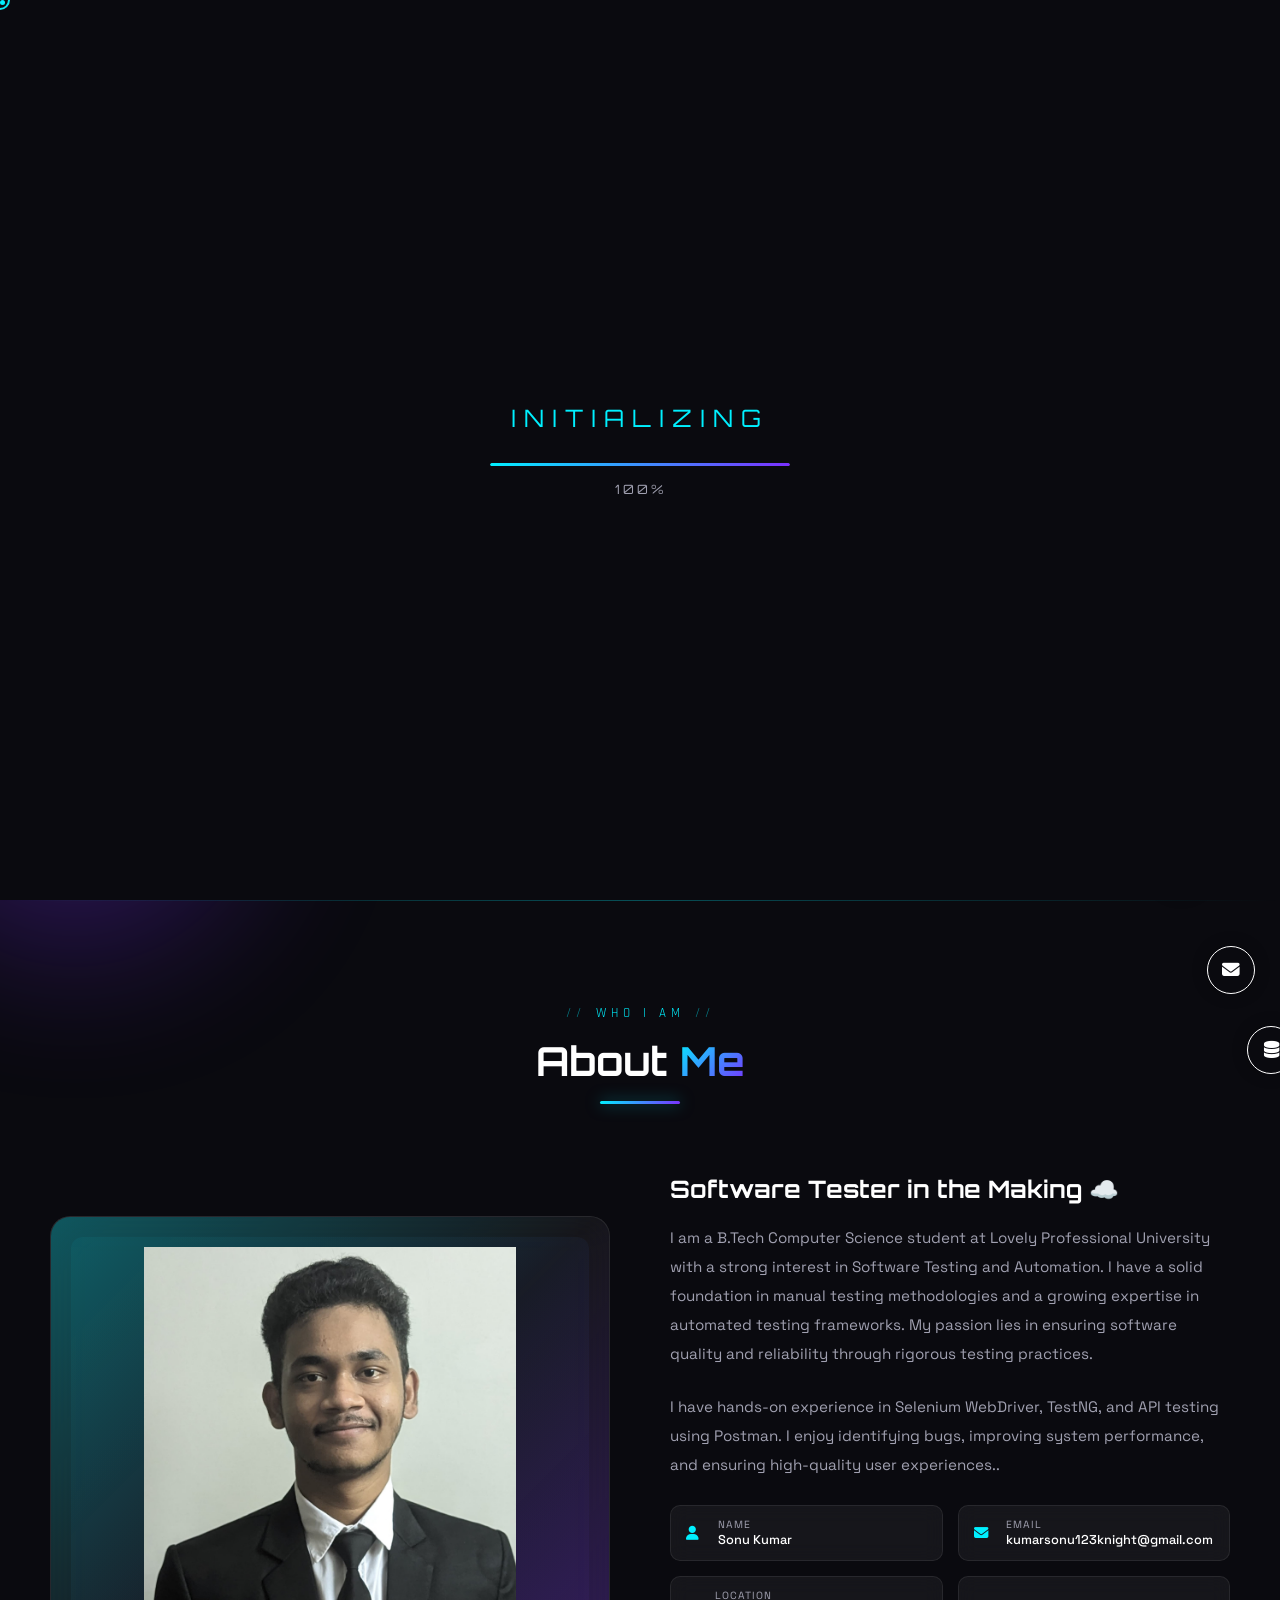
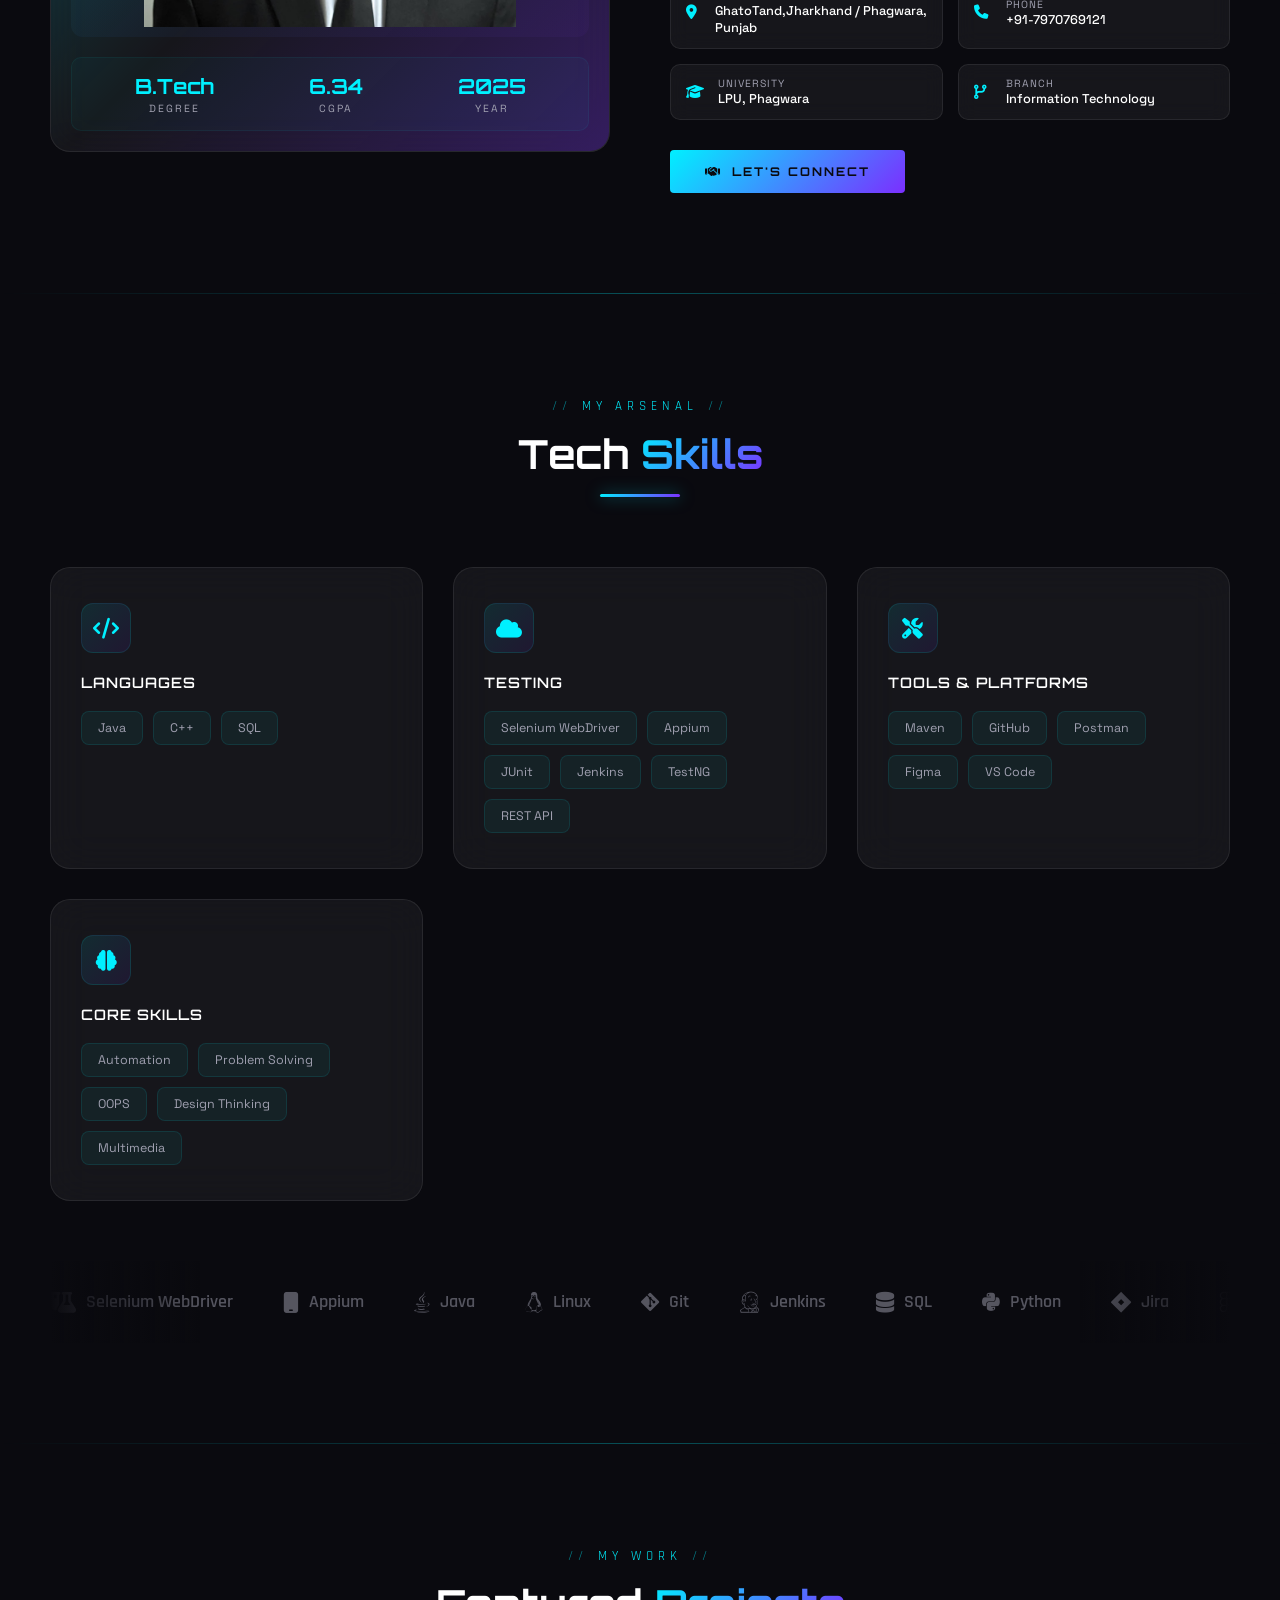
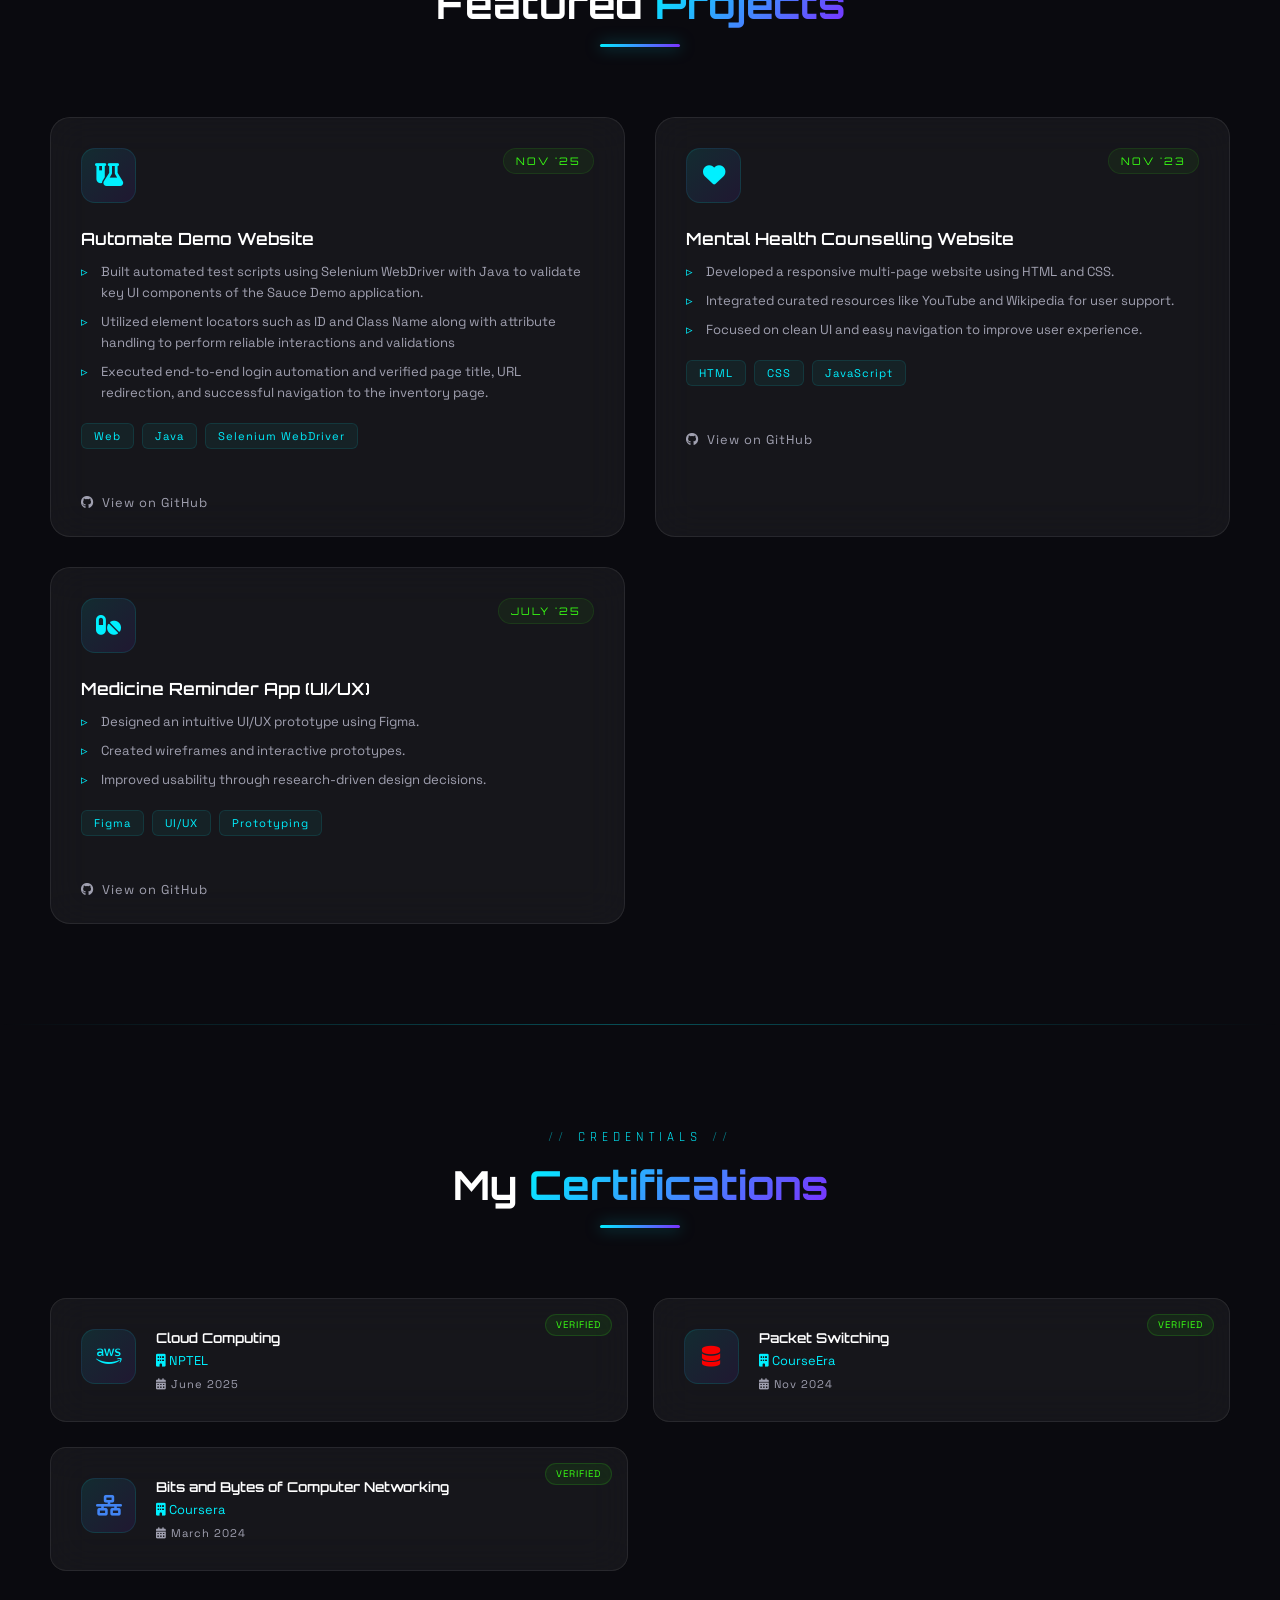
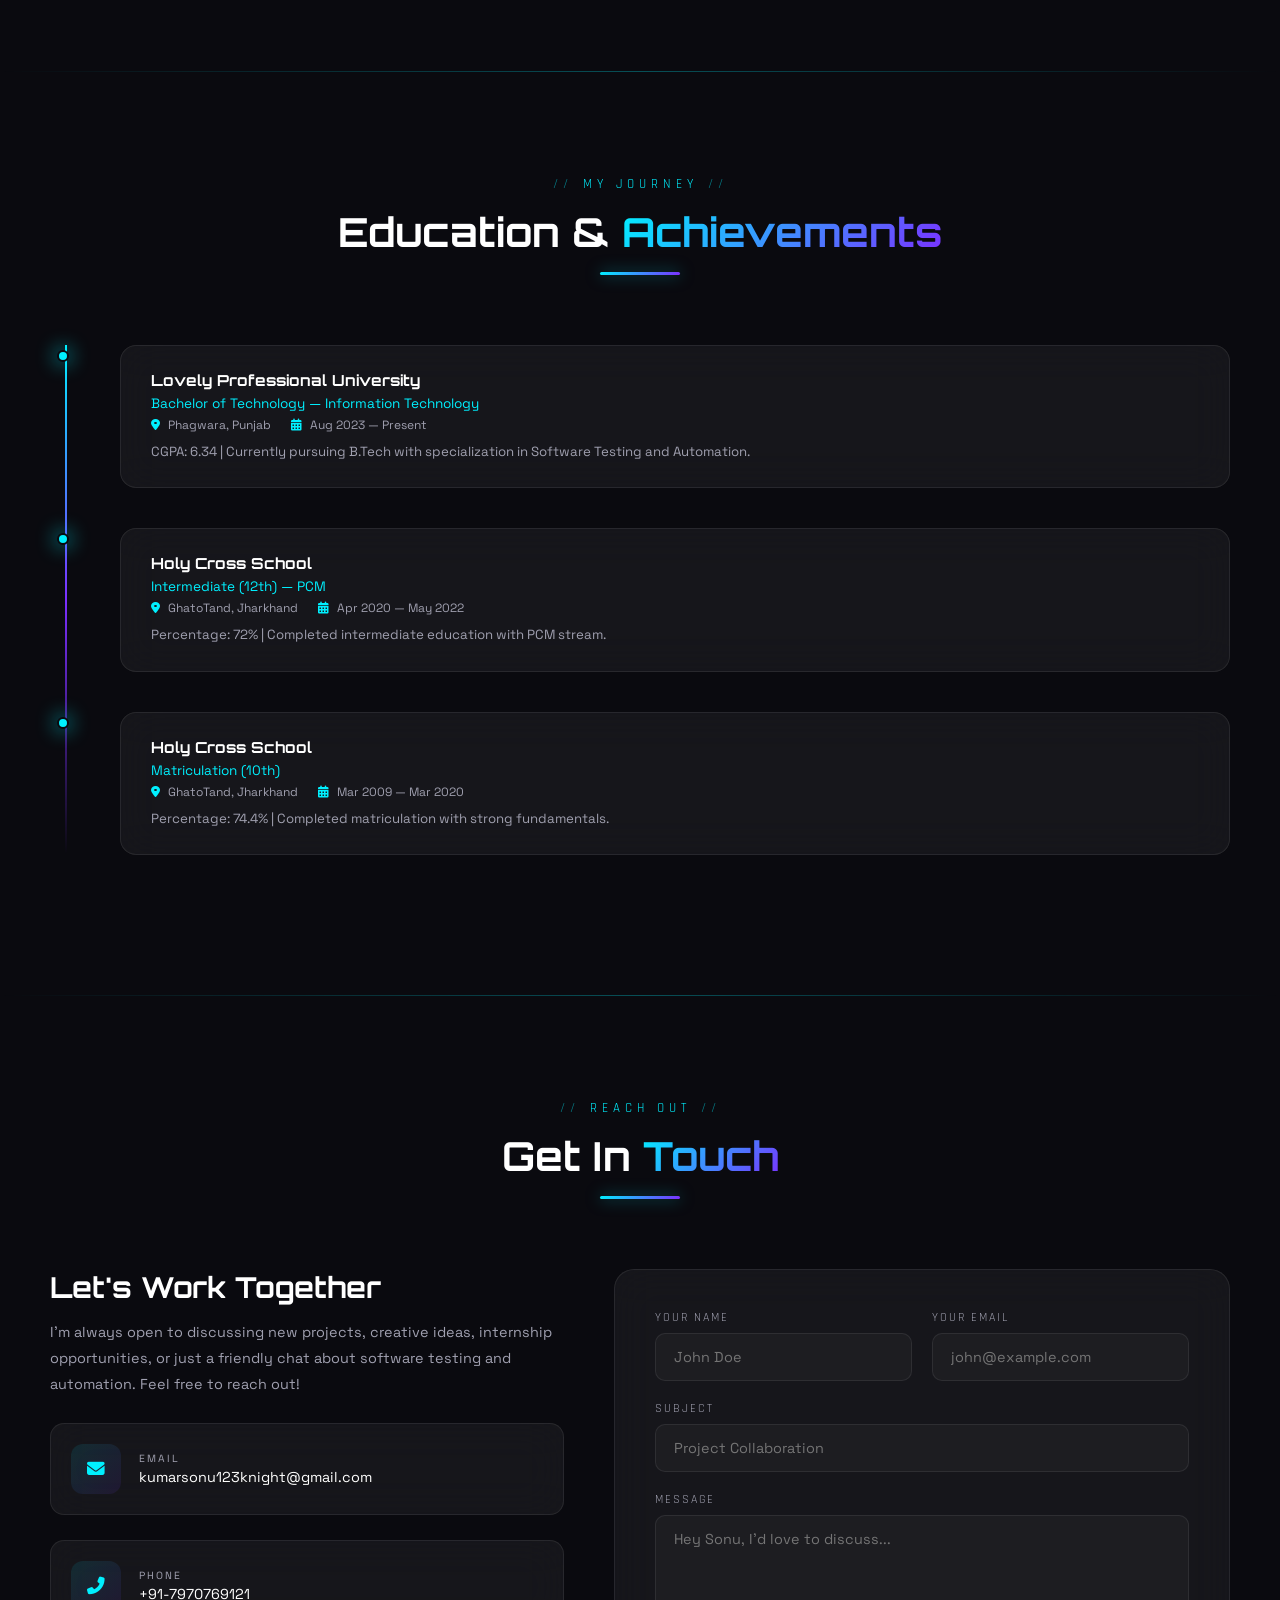
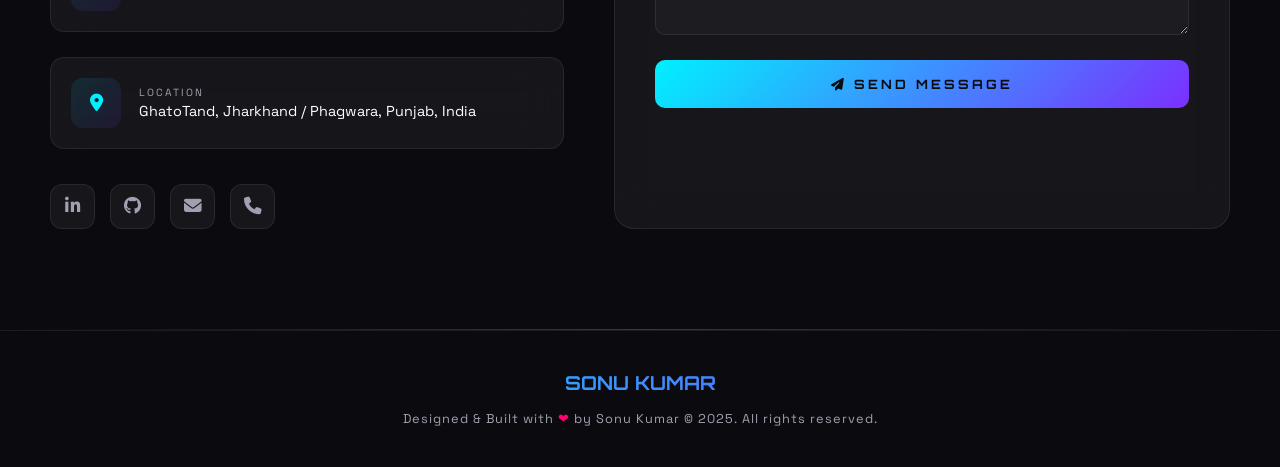
<file: index2.html>
<!DOCTYPE html>
<html lang="en">



<!DOCTYPE html>
<html lang="en">
<head>
    <meta charset="UTF-8">
    <meta name="viewport" content="width=device-width, initial-scale=1.0">
    <title>Sonu Kumar | Software Testing Enthusiast</title>
    <link href="https://fonts.googleapis.com/css2?family=Orbitron:wght@400;500;600;700;800;900&family=Rajdhani:wght@300;400;500;600;700&family=Space+Grotesk:wght@300;400;500;600;700&display=swap" rel="stylesheet">
    <link rel="stylesheet" href="https://cdnjs.cloudflare.com/ajax/libs/font-awesome/6.5.0/css/all.min.css">
    <style>
        /* ===== CSS VARIABLES ===== */
        :root {
            --primary: #00f0ff;
            --secondary: #7b2fff;
            --accent: #ff006e;
            --neon-green: #39ff14;
            --neon-blue: #00f0ff;
            --neon-purple: #7b2fff;
            --neon-pink: #ff006e;
            --dark-bg: #0a0a0f;
            --card-bg: rgba(255, 255, 255, 0.03);
            --glass-bg: rgba(255, 255, 255, 0.05);
            --glass-border: rgba(255, 255, 255, 0.08);
            --text-primary: #ffffff;
            --text-secondary: #a0a0b0;
            --gradient-1: linear-gradient(135deg, #00f0ff, #7b2fff);
            --gradient-2: linear-gradient(135deg, #7b2fff, #ff006e);
            --gradient-3: linear-gradient(135deg, #ff006e, #00f0ff);
        }

        /* ===== RESET & BASE ===== */
        * {
            margin: 0;
            padding: 0;
            box-sizing: border-box;
        }

        html {
            scroll-behavior: smooth;
            scrollbar-width: thin;
            scrollbar-color: var(--primary) var(--dark-bg);
        }

        ::-webkit-scrollbar {
            width: 6px;
        }

        ::-webkit-scrollbar-track {
            background: var(--dark-bg);
        }

        ::-webkit-scrollbar-thumb {
            background: var(--primary);
            border-radius: 3px;
        }

        body {
            font-family: 'Space Grotesk', sans-serif;
            background: var(--dark-bg);
            color: var(--text-primary);
            overflow-x: hidden;
            position: relative;
        }

        /* ===== ANIMATED BACKGROUND ===== */
        .bg-animation {
            position: fixed;
            top: 0;
            left: 0;
            width: 100%;
            height: 100%;
            z-index: -2;
            background: var(--dark-bg);
        }

        .bg-grid {
            position: fixed;
            top: 0;
            left: 0;
            width: 100%;
            height: 100%;
            z-index: -1;
            background-image: 
                linear-gradient(rgba(0, 240, 255, 0.03) 1px, transparent 1px),
                linear-gradient(90deg, rgba(0, 240, 255, 0.03) 1px, transparent 1px);
            background-size: 50px 50px;
            animation: gridMove 20s linear infinite;
        }

        @keyframes gridMove {
            0% { transform: translate(0, 0); }
            100% { transform: translate(50px, 50px); }
        }

        .floating-orb {
            position: fixed;
            border-radius: 50%;
            filter: blur(80px);
            opacity: 0.3;
            animation: floatOrb 15s ease-in-out infinite;
            z-index: -1;
        }

        .orb-1 {
            width: 400px;
            height: 400px;
            background: var(--primary);
            top: -100px;
            right: -100px;
            animation-delay: 0s;
        }

        .orb-2 {
            width: 350px;
            height: 350px;
            background: var(--secondary);
            bottom: -50px;
            left: -100px;
            animation-delay: -5s;
        }

        .orb-3 {
            width: 300px;
            height: 300px;
            background: var(--accent);
            top: 50%;
            left: 50%;
            animation-delay: -10s;
        }

        @keyframes floatOrb {
            0%, 100% { transform: translate(0, 0) scale(1); }
            25% { transform: translate(100px, -50px) scale(1.1); }
            50% { transform: translate(-50px, 100px) scale(0.9); }
            75% { transform: translate(-100px, -100px) scale(1.05); }
        }

        /* ===== PARTICLE CANVAS ===== */
        #particles-canvas {
            position: fixed;
            top: 0;
            left: 0;
            width: 100%;
            height: 100%;
            z-index: -1;
            pointer-events: none;
        }

        /* ===== CURSOR ===== */
        .custom-cursor {
            width: 20px;
            height: 20px;
            border: 2px solid var(--primary);
            border-radius: 50%;
            position: fixed;
            pointer-events: none;
            z-index: 10000;
            transition: transform 0.1s ease, background 0.3s ease;
            mix-blend-mode: difference;
        }

        .cursor-dot {
            width: 5px;
            height: 5px;
            background: var(--primary);
            border-radius: 50%;
            position: fixed;
            pointer-events: none;
            z-index: 10001;
            transition: transform 0.05s ease;
        }

        /* ===== LOADING SCREEN ===== */
        .loader-screen {
            position: fixed;
            top: 0;
            left: 0;
            width: 100%;
            height: 100%;
            background: var(--dark-bg);
            z-index: 9999;
            display: flex;
            flex-direction: column;
            align-items: center;
            justify-content: center;
            transition: opacity 0.8s ease, visibility 0.8s ease;
        }

        .loader-screen.hidden {
            opacity: 0;
            visibility: hidden;
        }

        .loader-text {
            font-family: 'Orbitron', sans-serif;
            font-size: 1.5rem;
            color: var(--primary);
            margin-bottom: 30px;
            letter-spacing: 8px;
            animation: loaderPulse 1.5s ease-in-out infinite;
        }

        @keyframes loaderPulse {
            0%, 100% { opacity: 0.3; }
            50% { opacity: 1; }
        }

        .loader-bar-container {
            width: 300px;
            height: 3px;
            background: rgba(255, 255, 255, 0.1);
            border-radius: 2px;
            overflow: hidden;
        }

        .loader-bar {
            width: 0%;
            height: 100%;
            background: var(--gradient-1);
            border-radius: 2px;
            animation: loadBar 2s ease-in-out forwards;
        }

        @keyframes loadBar {
            0% { width: 0%; }
            50% { width: 70%; }
            100% { width: 100%; }
        }

        .loader-percent {
            font-family: 'Orbitron', sans-serif;
            font-size: 0.8rem;
            color: var(--text-secondary);
            margin-top: 15px;
            letter-spacing: 3px;
        }

        /* ===== NAVBAR ===== */
        .navbar {
            position: fixed;
            top: 0;
            left: 0;
            width: 100%;
            padding: 15px 50px;
            display: flex;
            justify-content: space-between;
            align-items: center;
            z-index: 1000;
            backdrop-filter: blur(20px);
            -webkit-backdrop-filter: blur(20px);
            background: rgba(10, 10, 15, 0.7);
            border-bottom: 1px solid var(--glass-border);
            transition: all 0.3s ease;
        }

        .navbar.scrolled {
            padding: 10px 50px;
            background: rgba(10, 10, 15, 0.9);
        }

        .nav-logo {
            font-family: 'Orbitron', sans-serif;
            font-size: 1.5rem;
            font-weight: 700;
            background: var(--gradient-1);
            -webkit-background-clip: text;
            -webkit-text-fill-color: transparent;
            background-clip: text;
            cursor: pointer;
            position: relative;
        }

        .nav-logo::after {
            content: '';
            position: absolute;
            bottom: -5px;
            left: 0;
            width: 100%;
            height: 2px;
            background: var(--gradient-1);
            transform: scaleX(0);
            transition: transform 0.3s ease;
        }

        .nav-logo:hover::after {
            transform: scaleX(1);
        }

        .nav-links {
            display: flex;
            gap: 35px;
            list-style: none;
            align-items: center;
        }

        .nav-links a {
            text-decoration: none;
            color: var(--text-secondary);
            font-size: 0.85rem;
            font-weight: 500;
            letter-spacing: 2px;
            text-transform: uppercase;
            transition: all 0.3s ease;
            position: relative;
            font-family: 'Rajdhani', sans-serif;
        }

        .nav-links a::before {
            content: '';
            position: absolute;
            bottom: -8px;
            left: 50%;
            transform: translateX(-50%);
            width: 0;
            height: 2px;
            background: var(--primary);
            transition: width 0.3s ease;
            box-shadow: 0 0 10px var(--primary);
        }

        .nav-links a:hover {
            color: var(--primary);
        }

        .nav-links a:hover::before {
            width: 100%;
        }

        .nav-links a.active {
            color: var(--primary);
        }

        .nav-links a.active::before {
            width: 100%;
        }

        .nav-resume-btn {
            padding: 8px 20px;
            border: 1px solid var(--primary);
            border-radius: 4px;
            color: var(--primary) !important;
            font-family: 'Orbitron', sans-serif !important;
            font-size: 0.7rem !important;
            letter-spacing: 2px !important;
            transition: all 0.3s ease !important;
            position: relative;
            overflow: hidden;
        }

        .nav-resume-btn::before {
            content: '';
            position: absolute;
            top: 0;
            left: -100%;
            width: 100%;
            height: 100%;
            background: var(--primary);
            transition: left 0.3s ease;
            z-index: -1;
        }

        .nav-resume-btn:hover {
            color: var(--dark-bg) !important;
        }

        .nav-resume-btn:hover::before {
            left: 0;
        }

        .hamburger {
            display: none;
            flex-direction: column;
            cursor: pointer;
            gap: 5px;
            z-index: 1001;
        }

        .hamburger span {
            width: 25px;
            height: 2px;
            background: var(--primary);
            transition: all 0.3s ease;
        }

        .hamburger.active span:nth-child(1) {
            transform: rotate(45deg) translate(5px, 5px);
        }

        .hamburger.active span:nth-child(2) {
            opacity: 0;
        }

        .hamburger.active span:nth-child(3) {
            transform: rotate(-45deg) translate(5px, -5px);
        }

        /* ===== HERO SECTION ===== */
        .hero {
            min-height: 100vh;
            display: flex;
            align-items: center;
            justify-content: center;
            padding: 120px 50px 80px;
            position: relative;
        }

        .hero-content {
            display: flex;
            align-items: center;
            justify-content: space-between;
            max-width: 1300px;
            width: 100%;
            gap: 60px;
        }

        .hero-text {
            flex: 1;
        }

        .hero-badge {
            display: inline-flex;
            align-items: center;
            gap: 10px;
            padding: 8px 20px;
            background: var(--glass-bg);
            border: 1px solid var(--glass-border);
            border-radius: 50px;
            font-size: 0.75rem;
            letter-spacing: 3px;
            text-transform: uppercase;
            color: var(--primary);
            margin-bottom: 25px;
            backdrop-filter: blur(10px);
            animation: fadeInUp 1s ease 0.3s both;
        }

        .hero-badge .pulse-dot {
            width: 8px;
            height: 8px;
            background: var(--neon-green);
            border-radius: 50%;
            animation: pulseDot 2s ease-in-out infinite;
        }

        @keyframes pulseDot {
            0%, 100% { opacity: 1; transform: scale(1); }
            50% { opacity: 0.5; transform: scale(1.5); }
        }

        .hero-greeting {
            font-family: 'Rajdhani', sans-serif;
            font-size: 1.1rem;
            color: var(--text-secondary);
            letter-spacing: 5px;
            text-transform: uppercase;
            margin-bottom: 10px;
            animation: fadeInUp 1s ease 0.5s both;
        }

        .hero-name {
            font-family: 'Orbitron', sans-serif;
            font-size: 3.5rem;
            font-weight: 800;
            line-height: 1.1;
            margin-bottom: 15px;
            animation: fadeInUp 1s ease 0.7s both;
        }

        .hero-name .first-name {
            display: block;
            color: var(--text-primary);
        }

        .hero-name .last-name {
            display: block;
            background: var(--gradient-1);
            -webkit-background-clip: text;
            -webkit-text-fill-color: transparent;
            background-clip: text;
        }

        .hero-title {
            font-family: 'Rajdhani', sans-serif;
            font-size: 1.4rem;
            color: var(--text-secondary);
            margin-bottom: 25px;
            animation: fadeInUp 1s ease 0.9s both;
        }

        .hero-title .typed-text {
            color: var(--primary);
            border-right: 2px solid var(--primary);
            padding-right: 5px;
            animation: blink 1s step-end infinite;
        }

        @keyframes blink {
            50% { border-color: transparent; }
        }

        .hero-description {
            font-size: 0.95rem;
            color: var(--text-secondary);
            line-height: 1.8;
            max-width: 550px;
            margin-bottom: 35px;
            animation: fadeInUp 1s ease 1.1s both;
        }

        .hero-buttons {
            display: flex;
            gap: 20px;
            margin-bottom: 40px;
            animation: fadeInUp 1s ease 1.3s both;
        }

        .btn-primary {
            padding: 14px 35px;
            background: var(--gradient-1);
            color: var(--dark-bg);
            font-family: 'Orbitron', sans-serif;
            font-size: 0.75rem;
            font-weight: 700;
            letter-spacing: 2px;
            text-transform: uppercase;
            border: none;
            border-radius: 4px;
            cursor: pointer;
            text-decoration: none;
            display: inline-flex;
            align-items: center;
            gap: 10px;
            transition: all 0.3s ease;
            position: relative;
            overflow: hidden;
        }

        .btn-primary:hover {
            transform: translateY(-3px);
            box-shadow: 0 10px 40px rgba(0, 240, 255, 0.3);
        }

        .btn-secondary {
            padding: 14px 35px;
            background: transparent;
            color: var(--primary);
            font-family: 'Orbitron', sans-serif;
            font-size: 0.75rem;
            font-weight: 700;
            letter-spacing: 2px;
            text-transform: uppercase;
            border: 1px solid var(--primary);
            border-radius: 4px;
            cursor: pointer;
            text-decoration: none;
            display: inline-flex;
            align-items: center;
            gap: 10px;
            transition: all 0.3s ease;
        }

        .btn-secondary:hover {
            background: rgba(0, 240, 255, 0.1);
            transform: translateY(-3px);
            box-shadow: 0 10px 40px rgba(0, 240, 255, 0.15);
        }

        .hero-stats {
            display: flex;
            gap: 40px;
            animation: fadeInUp 1s ease 1.5s both;
        }

        .stat-item {
            text-align: center;
        }

        .stat-number {
            font-family: 'Orbitron', sans-serif;
            font-size: 2rem;
            font-weight: 700;
            background: var(--gradient-1);
            -webkit-background-clip: text;
            -webkit-text-fill-color: transparent;
            background-clip: text;
        }

        .stat-label {
            font-size: 0.7rem;
            color: var(--text-secondary);
            letter-spacing: 2px;
            text-transform: uppercase;
            margin-top: 5px;
        }

        /* Hero Image/Visual */
        .hero-visual {
            flex: 0.8;
            display: flex;
            justify-content: center;
            align-items: center;
            animation: fadeInUp 1s ease 1s both;
        }

        /* ===== EPIC ORBITING SKILLS SYSTEM ===== */
        .hero-image-container {
            position: relative;
            width: 350px;
            height: 350px;
        }

        /* Neon Glow Behind Image */
        .hero-image-glow {
            position: absolute;
            top: 50%;
            left: 50%;
            transform: translate(-50%, -50%);
            width: 280px;
            height: 280px;
            border-radius: 50%;
            background: radial-gradient(circle, rgba(0,240,255,0.25) 0%, rgba(123,47,255,0.15) 40%, rgba(255,0,110,0.08) 70%, transparent 100%);
            filter: blur(30px);
            animation: glowPulse 4s ease-in-out infinite;
            z-index: 0;
        }

        .hero-image-glow::before {
            content: '';
            position: absolute;
            top: -20px;
            left: -20px;
            right: -20px;
            bottom: -20px;
            border-radius: 50%;
            background: conic-gradient(from 0deg, var(--primary), var(--secondary), var(--accent), var(--neon-green), var(--primary));
            filter: blur(40px);
            opacity: 0.3;
            animation: glowRotate 6s linear infinite;
        }

        .hero-image-glow::after {
            content: '';
            position: absolute;
            top: 10px;
            left: 10px;
            right: 10px;
            bottom: 10px;
            border-radius: 50%;
            background: radial-gradient(circle, rgba(0,240,255,0.3), transparent 70%);
            animation: glowPulse 3s ease-in-out infinite alternate;
        }

        @keyframes glowPulse {
            0%, 100% { opacity: 0.6; transform: translate(-50%, -50%) scale(1); }
            50% { opacity: 1; transform: translate(-50%, -50%) scale(1.1); }
        }

        @keyframes glowRotate {
            from { transform: rotate(0deg); }
            to { transform: rotate(360deg); }
        }

        /* Neon Ring Borders */
        .neon-ring {
            position: absolute;
            top: 50%;
            left: 50%;
            transform: translate(-50%, -50%);
            border-radius: 50%;
            border: 1px solid;
            animation: ringPulse 3s ease-in-out infinite;
        }

        .neon-ring-1 {
            width: 310px;
            height: 310px;
            border-color: rgba(0, 240, 255, 0.15);
            animation-delay: 0s;
        }

        .neon-ring-2 {
            width: 330px;
            height: 330px;
            border-color: rgba(123, 47, 255, 0.1);
            animation-delay: -1s;
        }

        .neon-ring-3 {
            width: 350px;
            height: 350px;
            border-color: rgba(255, 0, 110, 0.08);
            animation-delay: -2s;
        }

        @keyframes ringPulse {
            0%, 100% { opacity: 0.3; transform: translate(-50%, -50%) scale(1); }
            50% { opacity: 0.8; transform: translate(-50%, -50%) scale(1.03); }
        }

        /* Orbit Paths - visible dotted rings */
        .orbit-path {
            position: absolute;
            top: 50%;
            left: 50%;
            transform: translate(-50%, -50%);
            border-radius: 50%;
            border: 1px dashed rgba(0, 240, 255, 0.08);
        }

        .orbit-path-1 {
            width: 400px;
            height: 400px;
        }

        .orbit-path-2 {
            width: 500px;
            height: 500px;
            border-color: rgba(123, 47, 255, 0.08);
        }

        .orbit-path-3 {
            width: 580px;
            height: 580px;
            border-color: rgba(255, 0, 110, 0.06);
        }

        /* Orbit Rings */
        .orbit-ring {
            position: absolute;
            top: 50%;
            left: 50%;
            border-radius: 50%;
            transform-style: preserve-3d;
        }

        .orbit-ring-1 {
            width: 400px;
            height: 400px;
            animation: orbit3D_1 12s linear infinite;
        }

        .orbit-ring-2 {
            width: 500px;
            height: 500px;
            animation: orbit3D_2 18s linear infinite reverse;
        }

        .orbit-ring-3 {
            width: 580px;
            height: 580px;
            animation: orbit3D_3 24s linear infinite;
        }

        @keyframes orbit3D_1 {
            0% { transform: translate(-50%, -50%) rotateX(65deg) rotateZ(0deg); }
            100% { transform: translate(-50%, -50%) rotateX(65deg) rotateZ(360deg); }
        }

        @keyframes orbit3D_2 {
            0% { transform: translate(-50%, -50%) rotateX(70deg) rotateY(15deg) rotateZ(0deg); }
            100% { transform: translate(-50%, -50%) rotateX(70deg) rotateY(15deg) rotateZ(360deg); }
        }

        @keyframes orbit3D_3 {
            0% { transform: translate(-50%, -50%) rotateX(60deg) rotateY(-10deg) rotateZ(0deg); }
            100% { transform: translate(-50%, -50%) rotateX(60deg) rotateY(-10deg) rotateZ(360deg); }
        }

        /* Orbit Skill Nodes */
        .orbit-node {
            position: absolute;
            width: 48px;
            height: 48px;
            border-radius: 50%;
            display: flex;
            align-items: center;
            justify-content: center;
            font-size: 1.1rem;
            backdrop-filter: blur(10px);
            border: 1px solid;
            cursor: pointer;
            transition: all 0.3s ease;
            box-shadow: 0 0 15px rgba(0,0,0,0.3);
        }

        .orbit-node::after {
            content: attr(data-label);
            position: absolute;
            bottom: -22px;
            left: 50%;
            transform: translateX(-50%);
            font-family: 'Orbitron', sans-serif;
            font-size: 0.5rem;
            letter-spacing: 1px;
            white-space: nowrap;
            opacity: 0;
            transition: opacity 0.3s ease;
            color: var(--text-secondary);
        }

        .orbit-node:hover {
            transform: scale(1.3) !important;
            z-index: 10;
        }

        .orbit-node:hover::after {
            opacity: 1;
        }

        /* Counter-rotate nodes to keep icons upright */
        .orbit-ring-1 .orbit-node {
            animation: counterOrbit1 12s linear infinite;
        }
        .orbit-ring-2 .orbit-node {
            animation: counterOrbit2 18s linear infinite reverse;
        }
        .orbit-ring-3 .orbit-node {
            animation: counterOrbit3 24s linear infinite;
        }

        @keyframes counterOrbit1 {
            from { transform: rotateZ(0deg) rotateX(-65deg); }
            to { transform: rotateZ(-360deg) rotateX(-65deg); }
        }
        @keyframes counterOrbit2 {
            from { transform: rotateZ(0deg) rotateX(-70deg); }
            to { transform: rotateZ(-360deg) rotateX(-70deg); }
        }
        @keyframes counterOrbit3 {
            from { transform: rotateZ(0deg) rotateX(-60deg); }
            to { transform: rotateZ(-360deg) rotateX(-60deg); }
        }

        /* Node positions around orbit */
        .orbit-ring-1 .orbit-node:nth-child(1) { top: -24px; left: 50%; margin-left: -24px; }
        .orbit-ring-1 .orbit-node:nth-child(2) { top: 50%; right: -24px; margin-top: -24px; }
        .orbit-ring-1 .orbit-node:nth-child(3) { bottom: -24px; left: 50%; margin-left: -24px; }
        .orbit-ring-1 .orbit-node:nth-child(4) { top: 50%; left: -24px; margin-top: -24px; }

        .orbit-ring-2 .orbit-node:nth-child(1) { top: -24px; left: 50%; margin-left: -24px; }
        .orbit-ring-2 .orbit-node:nth-child(2) { top: 50%; right: -24px; margin-top: -24px; }
        .orbit-ring-2 .orbit-node:nth-child(3) { bottom: -24px; left: 50%; margin-left: -24px; }

        .orbit-ring-3 .orbit-node:nth-child(1) { top: -24px; left: 50%; margin-left: -24px; }
        .orbit-ring-3 .orbit-node:nth-child(2) { bottom: -24px; left: 50%; margin-left: -24px; }

        /* Node Colors */
        .node-aws { background: rgba(255,153,0,0.15); border-color: rgba(255,153,0,0.4); color: #FF9900; }
        .node-aws:hover { box-shadow: 0 0 25px rgba(255,153,0,0.5); }

        .node-docker { background: rgba(36,150,237,0.15); border-color: rgba(36,150,237,0.4); color: #2496ED; }
        .node-docker:hover { box-shadow: 0 0 25px rgba(36,150,237,0.5); }

        .node-linux { background: rgba(252,198,36,0.15); border-color: rgba(252,198,36,0.4); color: #FCC624; }
        .node-linux:hover { box-shadow: 0 0 25px rgba(252,198,36,0.5); }

        .node-cloud { background: rgba(0,240,255,0.15); border-color: rgba(0,240,255,0.4); color: #00f0ff; }
        .node-cloud:hover { box-shadow: 0 0 25px rgba(0,240,255,0.5); }

        .node-jenkins { background: rgba(210,73,57,0.15); border-color: rgba(210,73,57,0.4); color: #D24939; }
        .node-jenkins:hover { box-shadow: 0 0 25px rgba(210,73,57,0.5); }

        .node-git { background: rgba(240,80,50,0.15); border-color: rgba(240,80,50,0.4); color: #F05032; }
        .node-git:hover { box-shadow: 0 0 25px rgba(240,80,50,0.5); }

        .node-azure { background: rgba(0,137,214,0.15); border-color: rgba(0,137,214,0.4); color: #0089D6; }
        .node-azure:hover { box-shadow: 0 0 25px rgba(0,137,214,0.5); }

        .node-java { background: rgba(237,139,0,0.15); border-color: rgba(237,139,0,0.4); color: #ED8B00; }
        .node-java:hover { box-shadow: 0 0 25px rgba(237,139,0,0.5); }

        .node-python { background: rgba(55,118,171,0.15); border-color: rgba(55,118,171,0.4); color: #3776AB; }
        .node-python:hover { box-shadow: 0 0 25px rgba(55,118,171,0.5); }

        /* Particle Sparks on orbits */
        .orbit-spark {
            position: absolute;
            width: 4px;
            height: 4px;
            border-radius: 50%;
            background: var(--primary);
            box-shadow: 0 0 10px var(--primary), 0 0 20px var(--primary);
        }

        .orbit-ring-1 .orbit-spark { top: 50%; left: -2px; margin-top: -2px; }
        .orbit-ring-2 .orbit-spark { top: -2px; left: 50%; margin-left: -2px; background: var(--secondary); box-shadow: 0 0 10px var(--secondary); }
        .orbit-ring-3 .orbit-spark { bottom: -2px; right: 30%; background: var(--accent); box-shadow: 0 0 10px var(--accent); }

        /* Hero Image Wrapper Update */
        .hero-image-wrapper {
            width: 260px;
            height: 260px;
            border-radius: 50%;
            overflow: hidden;
            position: relative;
            margin: 45px auto;
            z-index: 2;
            border: 2px solid rgba(0, 240, 255, 0.3);
            box-shadow: 
                0 0 30px rgba(0, 240, 255, 0.2),
                0 0 60px rgba(0, 240, 255, 0.1),
                inset 0 0 30px rgba(0, 0, 0, 0.3);
        }

        .hero-image-wrapper img {
            width: 100%;
            height: 100%;
            object-fit: cover;
        }

        .hero-image-placeholder {
            width: 100%;
            height: 100%;
            display: flex;
            align-items: center;
            justify-content: center;
            background: linear-gradient(135deg, rgba(0, 240, 255, 0.1), rgba(123, 47, 255, 0.1));
            font-family: 'Orbitron', sans-serif;
            font-size: 4rem;
            font-weight: 700;
            color: var(--primary);
        }

        /* Voice Command Button */
        .voice-cmd-btn {
            position: fixed;
            bottom: 30px;
            left: 30px;
            width: 55px;
            height: 55px;
            border-radius: 50%;
            background: var(--glass-bg);
            border: 1px solid var(--glass-border);
            backdrop-filter: blur(20px);
            display: flex;
            align-items: center;
            justify-content: center;
            cursor: pointer;
            z-index: 999;
            transition: all 0.3s ease;
            color: var(--text-secondary);
            font-size: 1.2rem;
        }

        .voice-cmd-btn:hover {
            border-color: var(--primary);
            color: var(--primary);
            box-shadow: 0 0 25px rgba(0, 240, 255, 0.2);
            transform: scale(1.05);
        }

        .voice-cmd-btn.listening {
            border-color: var(--accent);
            color: var(--accent);
            animation: voicePulse 1s ease-in-out infinite;
            box-shadow: 0 0 30px rgba(255, 0, 110, 0.3);
        }

        @keyframes voicePulse {
            0%, 100% { box-shadow: 0 0 20px rgba(255, 0, 110, 0.2); }
            50% { box-shadow: 0 0 40px rgba(255, 0, 110, 0.5); }
        }

        .voice-cmd-btn .mic-waves {
            position: absolute;
            width: 100%;
            height: 100%;
            border-radius: 50%;
            border: 2px solid var(--accent);
            opacity: 0;
            animation: none;
        }

        .voice-cmd-btn.listening .mic-waves {
            animation: micWave 1.5s ease-out infinite;
        }

        .voice-cmd-btn.listening .mic-waves:nth-child(2) {
            animation-delay: 0.5s;
        }

        .voice-cmd-btn.listening .mic-waves:nth-child(3) {
            animation-delay: 1s;
        }

        @keyframes micWave {
            0% { transform: scale(1); opacity: 0.6; }
            100% { transform: scale(2); opacity: 0; }
        }

        /* Voice Tooltip */
        .voice-tooltip {
            position: fixed;
            bottom: 95px;
            left: 15px;
            background: rgba(10, 10, 15, 0.95);
            border: 1px solid var(--glass-border);
            border-radius: 12px;
            padding: 15px 18px;
            backdrop-filter: blur(20px);
            z-index: 999;
            opacity: 0;
            visibility: hidden;
            transition: all 0.3s ease;
            max-width: 220px;
        }

        .voice-tooltip.show {
            opacity: 1;
            visibility: visible;
        }

        .voice-tooltip h4 {
            font-family: 'Orbitron', sans-serif;
            font-size: 0.65rem;
            color: var(--primary);
            margin-bottom: 10px;
            letter-spacing: 2px;
        }

        .voice-tooltip ul {
            list-style: none;
        }

        .voice-tooltip ul li {
            font-size: 0.72rem;
            color: var(--text-secondary);
            padding: 4px 0;
            display: flex;
            align-items: center;
            gap: 6px;
        }

        .voice-tooltip ul li i {
            color: var(--primary);
            font-size: 0.6rem;
        }

        .voice-feedback {
            position: fixed;
            bottom: 95px;
            left: 95px;
            background: rgba(10, 10, 15, 0.95);
            border: 1px solid rgba(0, 240, 255, 0.2);
            border-radius: 10px;
            padding: 10px 18px;
            backdrop-filter: blur(20px);
            z-index: 999;
            font-size: 0.75rem;
            color: var(--primary);
            font-family: 'Rajdhani', sans-serif;
            letter-spacing: 1px;
            opacity: 0;
            visibility: hidden;
            transition: all 0.3s ease;
            white-space: nowrap;
        }

        .voice-feedback.show {
            opacity: 1;
            visibility: visible;
        }

        .voice-feedback i {
            margin-right: 6px;
        }

        @media (max-width: 768px) {
            .orbit-ring-3 { display: none; }
            .orbit-ring-1 { width: 300px; height: 300px; }
            .orbit-ring-2 { width: 380px; height: 380px; }
            .orbit-path-1 { width: 300px; height: 300px; }
            .orbit-path-2 { width: 380px; height: 380px; }
            .orbit-path-3 { display: none; }
            .orbit-node { width: 38px; height: 38px; font-size: 0.9rem; }
            .orbit-node:nth-child(1) { margin-left: -19px !important; }
            .orbit-node:nth-child(2) { margin-top: -19px !important; }
            .orbit-node:nth-child(3) { margin-left: -19px !important; }
            .orbit-node:nth-child(4) { margin-top: -19px !important; }
            .hero-image-glow { width: 220px; height: 220px; }
            .hero-image-wrapper { width: 200px; height: 200px; }
            .voice-tooltip { bottom: 90px; left: 10px; }
        }

        @media (max-width: 480px) {
            .orbit-ring-2, .orbit-ring-3,
            .orbit-path-2, .orbit-path-3 { display: none; }
            .orbit-ring-1 { width: 260px; height: 260px; }
            .orbit-path-1 { width: 260px; height: 260px; }
            .hero-image-wrapper { width: 170px; height: 170px; }
            .hero-image-glow { width: 180px; height: 180px; }
        }

        /* ===== SECTION COMMON ===== */
        .section {
            padding: 100px 50px;
            max-width: 1300px;
            margin: 0 auto;
            position: relative;
        }

        .section-header {
            text-align: center;
            margin-bottom: 70px;
        }

        .section-tag {
            display: inline-block;
            font-family: 'Rajdhani', sans-serif;
            font-size: 0.8rem;
            letter-spacing: 5px;
            text-transform: uppercase;
            color: var(--primary);
            margin-bottom: 15px;
            position: relative;
        }

        .section-tag::before,
        .section-tag::after {
            content: '//';
            margin: 0 10px;
            opacity: 0.5;
        }

        .section-title {
            font-family: 'Orbitron', sans-serif;
            font-size: 2.5rem;
            font-weight: 700;
            margin-bottom: 15px;
        }

        .section-title .highlight {
            background: var(--gradient-1);
            -webkit-background-clip: text;
            -webkit-text-fill-color: transparent;
            background-clip: text;
        }

        .section-line {
            width: 80px;
            height: 3px;
            background: var(--gradient-1);
            margin: 0 auto;
            border-radius: 2px;
            box-shadow: 0 0 15px rgba(0, 240, 255, 0.5);
        }

        /* ===== ABOUT SECTION ===== */
        .about-content {
            display: grid;
            grid-template-columns: 1fr 1fr;
            gap: 60px;
            align-items: center;
        }

        .about-image-side {
            position: relative;
        }

        .about-image-card {
            background: var(--glass-bg);
            border: 1px solid var(--glass-border);
            border-radius: 20px;
            padding: 20px;
            backdrop-filter: blur(20px);
            position: relative;
            overflow: hidden;
        }

        .about-image-card::before {
            content: '';
            position: absolute;
            top: -1px;
            left: -1px;
            right: -1px;
            bottom: -1px;
            border-radius: 20px;
            background: linear-gradient(135deg, var(--primary), transparent, var(--secondary));
            z-index: -1;
            opacity: 0.3;
        }

        .about-img-wrapper {
            width: 100%;
            height: 400px;
            border-radius: 12px;
            overflow: hidden;
            position: relative;
            display: flex;
            align-items: center;
            justify-content: center;
            background: linear-gradient(135deg, rgba(0, 240, 255, 0.05), rgba(123, 47, 255, 0.05));
        }

        .about-img-wrapper img {
            width: 100%;
            height: 100%;
            object-fit: contain;
            object-position: center;
            padding: 10px;
            border-radius: 12px;
        }

        .about-img-placeholder {
            width: 100%;
            height: 100%;
            display: flex;
            align-items: center;
            justify-content: center;
            background: linear-gradient(135deg, rgba(0, 240, 255, 0.05), rgba(123, 47, 255, 0.05));
            font-family: 'Orbitron', sans-serif;
            font-size: 1rem;
            color: var(--text-secondary);
            letter-spacing: 3px;
        }

        .about-info-strip {
            display: flex;
            justify-content: space-around;
            margin-top: 20px;
            padding: 15px;
            background: rgba(0, 240, 255, 0.03);
            border-radius: 10px;
            border: 1px solid rgba(0, 240, 255, 0.05);
        }

        .about-info-item {
            text-align: center;
        }

        .about-info-item .info-val {
            font-family: 'Orbitron', sans-serif;
            font-size: 1.3rem;
            font-weight: 700;
            color: var(--primary);
        }

        .about-info-item .info-label {
            font-size: 0.65rem;
            color: var(--text-secondary);
            letter-spacing: 2px;
            text-transform: uppercase;
            margin-top: 3px;
        }

        .about-text-side h3 {
            font-family: 'Orbitron', sans-serif;
            font-size: 1.5rem;
            margin-bottom: 20px;
        }

        .about-text-side p {
            color: var(--text-secondary);
            line-height: 1.9;
            margin-bottom: 25px;
            font-size: 0.95rem;
        }

        .about-details-grid {
            display: grid;
            grid-template-columns: 1fr 1fr;
            gap: 15px;
            margin-bottom: 30px;
        }

        .about-detail {
            display: flex;
            align-items: center;
            gap: 12px;
            padding: 12px 15px;
            background: var(--glass-bg);
            border: 1px solid var(--glass-border);
            border-radius: 10px;
            backdrop-filter: blur(10px);
        }

        .about-detail i {
            color: var(--primary);
            font-size: 0.9rem;
            width: 20px;
        }

        .about-detail-text {
            font-size: 0.8rem;
        }

        .about-detail-text .label {
            color: var(--text-secondary);
            font-size: 0.65rem;
            text-transform: uppercase;
            letter-spacing: 1px;
        }

        .about-detail-text .value {
            color: var(--text-primary);
            font-weight: 500;
        }

        /* ===== SKILLS SECTION ===== */
        .skills-container {
            display: grid;
            grid-template-columns: repeat(3, 1fr);
            gap: 30px;
        }

        .skill-category {
            background: var(--glass-bg);
            border: 1px solid var(--glass-border);
            border-radius: 20px;
            padding: 35px 30px;
            backdrop-filter: blur(20px);
            transition: all 0.4s ease;
            position: relative;
            overflow: hidden;
        }

        .skill-category::before {
            content: '';
            position: absolute;
            top: 0;
            left: 0;
            width: 100%;
            height: 3px;
            background: var(--gradient-1);
            transform: scaleX(0);
            transition: transform 0.4s ease;
        }

        .skill-category:hover::before {
            transform: scaleX(1);
        }

        .skill-category:hover {
            transform: translateY(-5px);
            border-color: rgba(0, 240, 255, 0.2);
            box-shadow: 0 20px 60px rgba(0, 0, 0, 0.3), 0 0 30px rgba(0, 240, 255, 0.05);
        }

        .skill-cat-icon {
            width: 50px;
            height: 50px;
            border-radius: 12px;
            display: flex;
            align-items: center;
            justify-content: center;
            font-size: 1.3rem;
            margin-bottom: 20px;
            background: linear-gradient(135deg, rgba(0, 240, 255, 0.1), rgba(123, 47, 255, 0.1));
            color: var(--primary);
            border: 1px solid rgba(0, 240, 255, 0.1);
        }

        .skill-cat-title {
            font-family: 'Orbitron', sans-serif;
            font-size: 0.9rem;
            font-weight: 600;
            margin-bottom: 20px;
            letter-spacing: 1px;
        }

        .skill-items {
            display: flex;
            flex-wrap: wrap;
            gap: 10px;
        }

        .skill-tag {
            padding: 8px 16px;
            background: rgba(0, 240, 255, 0.05);
            border: 1px solid rgba(0, 240, 255, 0.1);
            border-radius: 8px;
            font-size: 0.78rem;
            color: var(--text-secondary);
            transition: all 0.3s ease;
            cursor: default;
        }

        .skill-tag:hover {
            color: var(--primary);
            border-color: var(--primary);
            background: rgba(0, 240, 255, 0.08);
            box-shadow: 0 0 15px rgba(0, 240, 255, 0.1);
            transform: translateY(-2px);
        }

        /* Tech Stack Marquee */
        .tech-marquee-wrapper {
            overflow: hidden;
            margin-top: 60px;
            padding: 30px 0;
            position: relative;
        }

        .tech-marquee-wrapper::before,
        .tech-marquee-wrapper::after {
            content: '';
            position: absolute;
            top: 0;
            width: 150px;
            height: 100%;
            z-index: 2;
        }

        .tech-marquee-wrapper::before {
            left: 0;
            background: linear-gradient(to right, var(--dark-bg), transparent);
        }

        .tech-marquee-wrapper::after {
            right: 0;
            background: linear-gradient(to left, var(--dark-bg), transparent);
        }

        .tech-marquee {
            display: flex;
            gap: 50px;
            animation: marqueeScroll 25s linear infinite;
            width: max-content;
        }

        .tech-marquee-item {
            display: flex;
            align-items: center;
            gap: 10px;
            font-family: 'Rajdhani', sans-serif;
            font-size: 1.1rem;
            font-weight: 600;
            color: var(--text-secondary);
            white-space: nowrap;
            opacity: 0.5;
            transition: opacity 0.3s ease;
        }

        .tech-marquee-item:hover {
            opacity: 1;
            color: var(--primary);
        }

        .tech-marquee-item i {
            font-size: 1.3rem;
        }

        @keyframes marqueeScroll {
            from { transform: translateX(0); }
            to { transform: translateX(-50%); }
        }

        /* ===== PROJECTS SECTION ===== */
        .projects-grid {
            display: grid;
            grid-template-columns: repeat(2, 1fr);
            gap: 30px;
        }

        .project-card {
            background: var(--glass-bg);
            border: 1px solid var(--glass-border);
            border-radius: 20px;
            overflow: hidden;
            backdrop-filter: blur(20px);
            transition: all 0.4s ease;
            position: relative;
            group: true;
        }

        .project-card:hover {
            transform: translateY(-8px);
            border-color: rgba(0, 240, 255, 0.2);
            box-shadow: 0 25px 60px rgba(0, 0, 0, 0.4), 0 0 40px rgba(0, 240, 255, 0.05);
        }

        .project-card-header {
            padding: 30px 30px 0;
            display: flex;
            justify-content: space-between;
            align-items: flex-start;
        }

        .project-icon {
            width: 55px;
            height: 55px;
            border-radius: 14px;
            display: flex;
            align-items: center;
            justify-content: center;
            font-size: 1.4rem;
            background: linear-gradient(135deg, rgba(0, 240, 255, 0.1), rgba(123, 47, 255, 0.1));
            color: var(--primary);
            border: 1px solid rgba(0, 240, 255, 0.1);
        }

        .project-date {
            font-family: 'Orbitron', sans-serif;
            font-size: 0.65rem;
            color: var(--neon-green);
            letter-spacing: 2px;
            padding: 5px 12px;
            background: rgba(57, 255, 20, 0.05);
            border: 1px solid rgba(57, 255, 20, 0.1);
            border-radius: 20px;
        }

        .project-card-body {
            padding: 25px 30px;
        }

        .project-card-body h3 {
            font-family: 'Orbitron', sans-serif;
            font-size: 1.05rem;
            font-weight: 600;
            margin-bottom: 12px;
            transition: color 0.3s ease;
        }

        .project-card:hover .project-card-body h3 {
            color: var(--primary);
        }

        .project-card-body p {
            color: var(--text-secondary);
            font-size: 0.85rem;
            line-height: 1.7;
            margin-bottom: 20px;
        }

        .project-tech-stack {
            display: flex;
            flex-wrap: wrap;
            gap: 8px;
            margin-bottom: 20px;
        }

        .project-tech {
            padding: 5px 12px;
            background: rgba(0, 240, 255, 0.05);
            border: 1px solid rgba(0, 240, 255, 0.1);
            border-radius: 6px;
            font-size: 0.7rem;
            color: var(--primary);
            letter-spacing: 1px;
        }

        .project-card-footer {
            padding: 0 30px 25px;
            display: flex;
            gap: 15px;
        }

        .project-link {
            display: inline-flex;
            align-items: center;
            gap: 8px;
            color: var(--text-secondary);
            text-decoration: none;
            font-size: 0.8rem;
            letter-spacing: 1px;
            transition: all 0.3s ease;
        }

        .project-link:hover {
            color: var(--primary);
        }

        .project-highlight-list {
            list-style: none;
            margin-bottom: 20px;
        }

        .project-highlight-list li {
            position: relative;
            padding-left: 20px;
            margin-bottom: 8px;
            font-size: 0.82rem;
            color: var(--text-secondary);
            line-height: 1.6;
        }

        .project-highlight-list li::before {
            content: '▹';
            position: absolute;
            left: 0;
            color: var(--primary);
        }

        /* ===== TRAINING SECTION ===== */
        .training-card {
            background: var(--glass-bg);
            border: 1px solid var(--glass-border);
            border-radius: 20px;
            padding: 40px;
            backdrop-filter: blur(20px);
            margin-bottom: 30px;
            position: relative;
            overflow: hidden;
            transition: all 0.4s ease;
        }

        .training-card:hover {
            transform: translateY(-5px);
            border-color: rgba(0, 240, 255, 0.2);
            box-shadow: 0 20px 60px rgba(0, 0, 0, 0.3);
        }

        .training-card::before {
            content: '';
            position: absolute;
            top: 0;
            left: 0;
            width: 4px;
            height: 100%;
            background: var(--gradient-1);
        }

        .training-header {
            display: flex;
            justify-content: space-between;
            align-items: flex-start;
            margin-bottom: 20px;
        }

        .training-header h3 {
            font-family: 'Orbitron', sans-serif;
            font-size: 1.1rem;
            margin-bottom: 5px;
        }

        .training-header .org {
            color: var(--primary);
            font-size: 0.85rem;
        }

        .training-header .date {
            font-family: 'Orbitron', sans-serif;
            font-size: 0.7rem;
            color: var(--neon-green);
            letter-spacing: 1px;
        }

        .training-highlights {
            list-style: none;
        }

        .training-highlights li {
            position: relative;
            padding-left: 20px;
            margin-bottom: 10px;
            font-size: 0.85rem;
            color: var(--text-secondary);
            line-height: 1.7;
        }

        .training-highlights li::before {
            content: '▹';
            position: absolute;
            left: 0;
            color: var(--primary);
        }

        /* ===== CERTIFICATIONS SECTION ===== */
        .certs-grid {
            display: grid;
            grid-template-columns: repeat(2, 1fr);
            gap: 25px;
        }

        .cert-card {
            background: var(--glass-bg);
            border: 1px solid var(--glass-border);
            border-radius: 16px;
            padding: 30px;
            backdrop-filter: blur(20px);
            display: flex;
            align-items: flex-start;
            gap: 20px;
            transition: all 0.4s ease;
            position: relative;
            overflow: hidden;
        }

        .cert-card:hover {
            transform: translateY(-5px);
            border-color: rgba(0, 240, 255, 0.2);
            box-shadow: 0 15px 50px rgba(0, 0, 0, 0.3), 0 0 20px rgba(0, 240, 255, 0.05);
        }

        .cert-icon {
            width: 55px;
            height: 55px;
            border-radius: 14px;
            display: flex;
            align-items: center;
            justify-content: center;
            font-size: 1.3rem;
            flex-shrink: 0;
            background: linear-gradient(135deg, rgba(0, 240, 255, 0.1), rgba(123, 47, 255, 0.1));
            color: var(--primary);
            border: 1px solid rgba(0, 240, 255, 0.1);
        }

        .cert-info h4 {
            font-family: 'Orbitron', sans-serif;
            font-size: 0.85rem;
            font-weight: 600;
            margin-bottom: 6px;
        }

        .cert-info .cert-issuer {
            color: var(--primary);
            font-size: 0.8rem;
            margin-bottom: 8px;
        }

        .cert-info .cert-date {
            font-size: 0.7rem;
            color: var(--text-secondary);
            letter-spacing: 1px;
        }

        .cert-badge {
            position: absolute;
            top: 15px;
            right: 15px;
            padding: 4px 10px;
            background: rgba(57, 255, 20, 0.08);
            border: 1px solid rgba(57, 255, 20, 0.15);
            border-radius: 20px;
            font-size: 0.6rem;
            color: var(--neon-green);
            letter-spacing: 1px;
            text-transform: uppercase;
        }

        /* ===== ACHIEVEMENTS / EDUCATION SECTION ===== */
        .timeline {
            position: relative;
            padding-left: 40px;
        }

        .timeline::before {
            content: '';
            position: absolute;
            left: 15px;
            top: 0;
            bottom: 0;
            width: 2px;
            background: linear-gradient(to bottom, var(--primary), var(--secondary), transparent);
        }

        .timeline-item {
            position: relative;
            margin-bottom: 40px;
            padding-left: 30px;
        }

        .timeline-dot {
            position: absolute;
            left: -33px;
            top: 5px;
            width: 12px;
            height: 12px;
            border-radius: 50%;
            background: var(--primary);
            box-shadow: 0 0 20px var(--primary);
            border: 2px solid var(--dark-bg);
        }

        .timeline-card {
            background: var(--glass-bg);
            border: 1px solid var(--glass-border);
            border-radius: 16px;
            padding: 25px 30px;
            backdrop-filter: blur(20px);
            transition: all 0.4s ease;
        }

        .timeline-card:hover {
            transform: translateX(5px);
            border-color: rgba(0, 240, 255, 0.2);
            box-shadow: 0 10px 40px rgba(0, 0, 0, 0.3);
        }

        .timeline-card h4 {
            font-family: 'Orbitron', sans-serif;
            font-size: 0.95rem;
            margin-bottom: 5px;
        }

        .timeline-card .timeline-subtitle {
            color: var(--primary);
            font-size: 0.85rem;
            margin-bottom: 5px;
        }

        .timeline-card .timeline-meta {
            display: flex;
            gap: 20px;
            font-size: 0.75rem;
            color: var(--text-secondary);
            margin-bottom: 8px;
        }

        .timeline-card .timeline-meta i {
            margin-right: 5px;
            color: var(--primary);
        }

        .timeline-card .timeline-desc {
            color: var(--text-secondary);
            font-size: 0.83rem;
            line-height: 1.6;
        }

        /* ===== CONTACT SECTION ===== */
        .contact-container {
            display: grid;
            grid-template-columns: 1fr 1.2fr;
            gap: 50px;
        }

        .contact-info {
            display: flex;
            flex-direction: column;
            gap: 25px;
        }

        .contact-intro h3 {
            font-family: 'Orbitron', sans-serif;
            font-size: 1.8rem;
            margin-bottom: 15px;
        }

        .contact-intro p {
            color: var(--text-secondary);
            line-height: 1.8;
            font-size: 0.9rem;
        }

        .contact-item {
            display: flex;
            align-items: center;
            gap: 18px;
            padding: 20px;
            background: var(--glass-bg);
            border: 1px solid var(--glass-border);
            border-radius: 14px;
            backdrop-filter: blur(20px);
            transition: all 0.3s ease;
        }

        .contact-item:hover {
            border-color: rgba(0, 240, 255, 0.2);
            transform: translateX(5px);
        }

        .contact-item-icon {
            width: 50px;
            height: 50px;
            border-radius: 12px;
            display: flex;
            align-items: center;
            justify-content: center;
            background: linear-gradient(135deg, rgba(0, 240, 255, 0.1), rgba(123, 47, 255, 0.1));
            color: var(--primary);
            font-size: 1.1rem;
            flex-shrink: 0;
        }

        .contact-item-text .label {
            font-size: 0.65rem;
            color: var(--text-secondary);
            letter-spacing: 2px;
            text-transform: uppercase;
            margin-bottom: 3px;
        }

        .contact-item-text .value {
            color: var(--text-primary);
            font-size: 0.9rem;
        }

        .contact-item-text .value a {
            color: var(--text-primary);
            text-decoration: none;
            transition: color 0.3s ease;
        }

        .contact-item-text .value a:hover {
            color: var(--primary);
        }

        .contact-social {
            display: flex;
            gap: 15px;
            margin-top: 10px;
        }

        .social-link {
            width: 45px;
            height: 45px;
            border-radius: 12px;
            display: flex;
            align-items: center;
            justify-content: center;
            background: var(--glass-bg);
            border: 1px solid var(--glass-border);
            color: var(--text-secondary);
            font-size: 1.1rem;
            transition: all 0.3s ease;
            text-decoration: none;
        }

        .social-link:hover {
            color: var(--primary);
            border-color: var(--primary);
            transform: translateY(-3px);
            box-shadow: 0 10px 25px rgba(0, 240, 255, 0.15);
        }

        /* Contact Form */
        .contact-form-card {
            background: var(--glass-bg);
            border: 1px solid var(--glass-border);
            border-radius: 20px;
            padding: 40px;
            backdrop-filter: blur(20px);
        }

        .form-group {
            margin-bottom: 20px;
        }

        .form-group label {
            display: block;
            font-size: 0.75rem;
            color: var(--text-secondary);
            letter-spacing: 2px;
            text-transform: uppercase;
            margin-bottom: 8px;
            font-family: 'Rajdhani', sans-serif;
        }

        .form-group input,
        .form-group textarea {
            width: 100%;
            padding: 14px 18px;
            background: rgba(255, 255, 255, 0.03);
            border: 1px solid var(--glass-border);
            border-radius: 10px;
            color: var(--text-primary);
            font-family: 'Space Grotesk', sans-serif;
            font-size: 0.9rem;
            transition: all 0.3s ease;
            outline: none;
        }

        .form-group input:focus,
        .form-group textarea:focus {
            border-color: var(--primary);
            box-shadow: 0 0 20px rgba(0, 240, 255, 0.1);
        }

        .form-group textarea {
            resize: vertical;
            min-height: 120px;
        }

        .form-row {
            display: grid;
            grid-template-columns: 1fr 1fr;
            gap: 20px;
        }

        .submit-btn {
            width: 100%;
            padding: 16px;
            background: var(--gradient-1);
            color: var(--dark-bg);
            font-family: 'Orbitron', sans-serif;
            font-size: 0.8rem;
            font-weight: 700;
            letter-spacing: 3px;
            text-transform: uppercase;
            border: none;
            border-radius: 10px;
            cursor: pointer;
            transition: all 0.3s ease;
            position: relative;
            overflow: hidden;
        }

        .submit-btn:hover {
            transform: translateY(-2px);
            box-shadow: 0 15px 40px rgba(0, 240, 255, 0.3);
        }

        /* ===== FOOTER ===== */
        .footer {
            padding: 40px 50px;
            text-align: center;
            border-top: 1px solid var(--glass-border);
            position: relative;
        }

        .footer-content {
            max-width: 1300px;
            margin: 0 auto;
        }

        .footer-logo {
            font-family: 'Orbitron', sans-serif;
            font-size: 1.2rem;
            font-weight: 700;
            background: var(--gradient-1);
            -webkit-background-clip: text;
            -webkit-text-fill-color: transparent;
            background-clip: text;
            margin-bottom: 15px;
        }

        .footer-text {
            color: var(--text-secondary);
            font-size: 0.8rem;
            letter-spacing: 1px;
        }

        .footer-text .heart {
            color: var(--accent);
        }

        .back-to-top {
            position: fixed;
            bottom: 30px;
            right: 30px;
            width: 45px;
            height: 45px;
            background: var(--glass-bg);
            border: 1px solid var(--glass-border);
            border-radius: 12px;
            backdrop-filter: blur(15px);
            display: flex;
            align-items: center;
            justify-content: center;
            color: var(--primary);
            text-decoration: none;
            font-size: 1rem;
            transition: all 0.3s ease;
            opacity: 0;
            visibility: hidden;
            z-index: 999;
        }

        .back-to-top.visible {
            opacity: 1;
            visibility: visible;
        }

        .back-to-top:hover {
            transform: translateY(-3px);
            border-color: var(--primary);
            box-shadow: 0 10px 25px rgba(0, 240, 255, 0.2);
        }

        /* ===== ANIMATIONS ===== */
        @keyframes fadeInUp {
            from {
                opacity: 0;
                transform: translateY(40px);
            }
            to {
                opacity: 1;
                transform: translateY(0);
            }
        }

        @keyframes fadeInLeft {
            from {
                opacity: 0;
                transform: translateX(-40px);
            }
            to {
                opacity: 1;
                transform: translateX(0);
            }
        }

        @keyframes fadeInRight {
            from {
                opacity: 0;
                transform: translateX(40px);
            }
            to {
                opacity: 1;
                transform: translateX(0);
            }
        }

        .reveal {
            opacity: 0;
            transform: translateY(40px);
            transition: all 0.8s ease;
        }

        .reveal.active {
            opacity: 1;
            transform: translateY(0);
        }

        .reveal-left {
            opacity: 0;
            transform: translateX(-40px);
            transition: all 0.8s ease;
        }

        .reveal-left.active {
            opacity: 1;
            transform: translateX(0);
        }

        .reveal-right {
            opacity: 0;
            transform: translateX(40px);
            transition: all 0.8s ease;
        }

        .reveal-right.active {
            opacity: 1;
            transform: translateX(0);
        }

        /* ===== GLOWING LINE SEPARATOR ===== */
        .glow-separator {
            width: 100%;
            height: 1px;
            background: linear-gradient(90deg, transparent, var(--primary), transparent);
            margin: 0 auto;
            opacity: 0.3;
        }

        /* ===== RESPONSIVE ===== */
        @media (max-width: 1024px) {
            .hero-content {
                flex-direction: column-reverse;
                text-align: center;
            }

            .hero-description {
                margin: 0 auto 35px;
            }

            .hero-buttons {
                justify-content: center;
            }

            .hero-stats {
                justify-content: center;
            }

            .about-content {
                grid-template-columns: 1fr;
            }

            .skills-container {
                grid-template-columns: repeat(2, 1fr);
            }

            .projects-grid {
                grid-template-columns: 1fr;
            }

            .certs-grid {
                grid-template-columns: 1fr;
            }

            .contact-container {
                grid-template-columns: 1fr;
            }
        }

        @media (max-width: 768px) {
            .navbar {
                padding: 15px 25px;
            }

            .nav-links {
                position: fixed;
                top: 0;
                right: -100%;
                width: 70%;
                height: 100vh;
                background: rgba(10, 10, 15, 0.98);
                backdrop-filter: blur(30px);
                flex-direction: column;
                justify-content: center;
                align-items: center;
                gap: 30px;
                transition: right 0.4s ease;
                border-left: 1px solid var(--glass-border);
            }

            .nav-links.open {
                right: 0;
            }

            .hamburger {
                display: flex;
            }

            .hero {
                padding: 120px 25px 60px;
            }

            .hero-name {
                font-size: 2.2rem;
            }

            .hero-image-container {
                width: 250px;
                height: 250px;
            }

            .hero-image-wrapper {
                width: 220px;
                height: 220px;
            }

            .hero-image-ring {
                width: 270px;
                height: 270px;
            }

            .hero-image-ring-2 {
                width: 300px;
                height: 300px;
            }

            .section {
                padding: 70px 25px;
            }

            .section-title {
                font-size: 1.8rem;
            }

            .skills-container {
                grid-template-columns: 1fr;
            }

            .about-details-grid {
                grid-template-columns: 1fr;
            }

            .form-row {
                grid-template-columns: 1fr;
            }

            .hero-stats {
                gap: 25px;
            }

            .stat-number {
                font-size: 1.5rem;
            }

            .floating-tech-badge {
                display: none;
            }

            .custom-cursor,
            .cursor-dot {
                display: none;
            }
        }

        @media (max-width: 480px) {
            .hero-name {
                font-size: 1.8rem;
            }

            .hero-buttons {
                flex-direction: column;
                align-items: center;
            }

            .hero-stats {
                flex-wrap: wrap;
            }
        }
    </style>
</head>
<body>
    <!-- Loading Screen -->
    <div class="loader-screen" id="loader">
        <div class="loader-text">INITIALIZING</div>
        <div class="loader-bar-container">
            <div class="loader-bar"></div>
        </div>
        <div class="loader-percent" id="loaderPercent">0%</div>
    </div>

    <!-- Custom Cursor -->
    <div class="custom-cursor" id="cursor"></div>
    <div class="cursor-dot" id="cursorDot"></div>

    <!-- Background Effects -->
    <div class="bg-animation"></div>
    <div class="bg-grid"></div>
    <div class="floating-orb orb-1"></div>
    <div class="floating-orb orb-2"></div>
    <div class="floating-orb orb-3"></div>
    <canvas id="particles-canvas"></canvas>

    <!-- Navbar -->
    <nav class="navbar" id="navbar">
        <div class="nav-logo">Portfolio</div>
        <ul class="nav-links" id="navLinks">
            <li><a href="#home" class="active">Home</a></li>
            <li><a href="#about">About</a></li>
            <li><a href="#skills">Skills</a></li>
            <li><a href="#projects">Projects</a></li>
            <li><a href="#certifications">Certs</a></li>
            <li><a href="#education">Education</a></li>
            <li><a href="#contact">Contact</a></li>
            <li><a href="Assests/SonuKumar CV.pdf" class="nav-resume-btn">Resume</a></li>
        </ul>
        <div class="hamburger" id="hamburger">
            <span></span>
            <span></span>
            <span></span>
        </div>
    </nav>

    <!-- ===== HERO SECTION ===== -->
    <section class="hero" id="home">
        <div class="hero-content">
            <div class="hero-text">
                <div class="hero-badge">
                    <span class="pulse-dot"></span>
                    Available for Opportunities
                </div>
                <p class="hero-greeting">Hello, I'm</p>
                <h1 class="hero-name">
                    <span class="first-name">Sonu</span>
                    <span class="last-name">Kumar</span>
                </h1>
                <p class="hero-title">
                    <span class="typed-text" id="typedText"></span>
                </p>
                <p class="hero-description">
                    Passionate Software Testing enthusiast & B.Tech IT student at Lovely Professional University. 
                    Building reliable, high-quality software with a strong foundation in manual and automated testing, 
                    ensuring seamless user experiences.
                </p>
                <div class="hero-buttons">
                    <a href="#projects" class="btn-primary">
                        <i class="fas fa-rocket"></i> View Projects
                    </a>
                    <a href="#contact" class="btn-secondary">
                        <i class="fas fa-paper-plane"></i> Get In Touch
                    </a>
                </div>
                <div class="hero-stats">
                    <div class="stat-item">
                        <div class="stat-number" data-count="3">0</div>
                        <div class="stat-label">Projects</div>
                    </div>
                    <div class="stat-item">
                        <div class="stat-number" data-count="3">0</div>
                        <div class="stat-label">Certifications</div>
                    </div>
                    <div class="stat-item">
                        <div class="stat-number" data-count="6.34">0</div>
                        <div class="stat-label">CGPA</div>
                    </div>
                </div>
            </div>

            <div class="hero-visual">
                <div class="hero-image-container">
                    <!-- Neon Glow Behind Photo -->
                    <div class="hero-image-glow"></div>
                    
                    <!-- Neon Rings -->
                    <div class="neon-ring neon-ring-1"></div>
                    <div class="neon-ring neon-ring-2"></div>
                    <div class="neon-ring neon-ring-3"></div>
                    
                    <!-- Orbit Paths (visible dotted rings) -->
                    <div class="orbit-path orbit-path-1"></div>
                    <div class="orbit-path orbit-path-2"></div>
                    <div class="orbit-path orbit-path-3"></div>

                    <!-- Profile Image -->
                    <div class="hero-image-wrapper">
                        <img src="Assests/cv.jpg" alt="Sonu Kumar">
                    </div>

                    <!-- Orbit Ring 1 - Inner (Clockwise) -->
                    <div class="orbit-ring orbit-ring-1">
                        <div class="orbit-node node-selenium" data-label="SELENIUM"><i class="fas fa-flask-vial"></i></div>
                        <div class="orbit-node node-appium" data-label="APPIUM"><i class="fas fa-mobile"></i></div>
                        <div class="orbit-node node-java" data-label="JAVA"><i class="fab fa-java"></i></div>
                        <div class="orbit-node node-testng" data-label="TESTNG"><i class="fas fa-gear"></i></div>
                        <div class="orbit-spark"></div>
                    </div>

                    <!-- Orbit Ring 2 - Middle (Counter-Clockwise) -->
                    <div class="orbit-ring orbit-ring-2">
                        <div class="orbit-node node-jenkins" data-label="JENKINS"><i class="fab fa-jenkins"></i></div>
                        <div class="orbit-node node-github" data-label="GITHUB"><i class="fab fa-github"></i></div>
                        <div class="orbit-node node-postman" data-label="POSTMAN"><i class="fas fa-envelope"></i></div>
                        <div class="orbit-node node-maven" data-label="MAVEN"><i class="fas fa-cube"></i></div>
                        <div class="orbit-spark"></div>
                    </div>

                    <!-- Orbit Ring 3 - Outer (Clockwise Slow) -->
                    <div class="orbit-ring orbit-ring-3">
                        <div class="orbit-node node-python" data-label="PYTHON"><i class="fab fa-python"></i></div>
                        <div class="orbit-node node-sql" data-label="SQL"><i class="fas fa-database"></i></div>
                        <div class="orbit-node node-vscode" data-label="VS CODE"><i class="fab fa-code"></i></div>
                        <div class="orbit-node node-figma" data-label="FIGMA"><i class="fab fa-figma"></i></div>
                        <div class="orbit-spark"></div>
                    </div>
                </div>
            </div>
        </div>
    </section>

    <div class="glow-separator"></div>

    <!-- ===== ABOUT SECTION ===== -->
    <section class="section" id="about">
        <div class="section-header reveal">
            <div class="section-tag">Who I Am</div>
            <h2 class="section-title">About <span class="highlight">Me</span></h2>
            <div class="section-line"></div>
        </div>

        <div class="about-content">
            <div class="about-image-side reveal-left">
                <div class="about-image-card">
                    <div class="about-img-wrapper">
                        <!-- Replace with your image -->
                        <!-- <div class="about-img-placeholder">YOUR PHOTO HERE</div> -->
                        <img src="Assests/cv.jpg" alt="Sonu Kumar" width="50" height="50">
                    </div>
                    <div class="about-info-strip">
                        <div class="about-info-item">
                            <div class="info-val">B.Tech</div>
                            <div class="info-label">Degree</div>
                        </div>
                        <div class="about-info-item">
                            <div class="info-val">6.34</div>
                            <div class="info-label">CGPA</div>
                        </div>
                        <div class="about-info-item">
                            <div class="info-val">2025</div>
                            <div class="info-label">Year</div>
                        </div>
                    </div>
                </div>
            </div>

            <div class="about-text-side reveal-right">
                <h3>Software Tester in the Making ☁️</h3>
                <p>
                    I am a B.Tech Computer Science student at Lovely Professional University with a strong interest in Software Testing and Automation.
                        I have a solid foundation in manual testing methodologies and a growing expertise in automated testing frameworks. 
                        My passion lies in ensuring software quality and reliability through rigorous testing practices.
                </p>
                <p>
                    I have hands-on experience in Selenium WebDriver, TestNG, and API testing using Postman.
                    I enjoy identifying bugs, improving system performance, and ensuring high-quality user experiences.. 
                </p>

                <div class="about-details-grid">
                    <div class="about-detail">
                        <i class="fas fa-user"></i>
                        <div class="about-detail-text">
                            <div class="label">Name</div>
                            <div class="value">Sonu Kumar</div>
                        </div>
                    </div>
                    <div class="about-detail">
                        <i class="fas fa-envelope"></i>
                        <div class="about-detail-text">
                            <div class="label">Email</div>
                            <div class="value">kumarsonu123knight@gmail.com</div>
                        </div>
                    </div>
                    <div class="about-detail">
                        <i class="fas fa-map-marker-alt"></i>
                        <div class="about-detail-text">
                            <div class="label">Location</div>
                            <div class="value">GhatoTand,Jharkhand / Phagwara, Punjab</div>
                        </div>
                    </div>
                    <div class="about-detail">
                        <i class="fas fa-phone"></i>
                        <div class="about-detail-text">
                            <div class="label">Phone</div>
                            <div class="value">+91-7970769121</div>
                        </div>
                    </div>
                    <div class="about-detail">
                        <i class="fas fa-graduation-cap"></i>
                        <div class="about-detail-text">
                            <div class="label">University</div>
                            <div class="value">LPU, Phagwara</div>
                        </div>
                    </div>
                    <div class="about-detail">
                        <i class="fas fa-code-branch"></i>
                        <div class="about-detail-text">
                            <div class="label">Branch</div>
                            <div class="value">Information Technology</div>
                        </div>
                    </div>
                </div>

                <a href="#contact" class="btn-primary">
                    <i class="fas fa-handshake"></i> Let's Connect
                </a>
            </div>
        </div>
    </section>

    <div class="glow-separator"></div>

    <!-- ===== SKILLS SECTION ===== -->
    <section class="section" id="skills">
        <div class="section-header reveal">
            <div class="section-tag">My Arsenal</div>
            <h2 class="section-title">Tech <span class="highlight">Skills</span></h2>
            <div class="section-line"></div>
        </div>

        <div class="skills-container">
            <div class="skill-category reveal">
                <div class="skill-cat-icon">
                    <i class="fas fa-code"></i>
                </div>
                <div class="skill-cat-title">LANGUAGES</div>
                <div class="skill-items">
                    <span class="skill-tag">Java</span>
                    <span class="skill-tag">C++</span>
                    <span class="skill-tag">SQL</span>
                </div>
            </div>

            <div class="skill-category reveal">
                <div class="skill-cat-icon">
                    <i class="fas fa-cloud"></i>
                </div>
                <div class="skill-cat-title">TESTING</div>
                <div class="skill-items">
                    <span class="skill-tag">Selenium WebDriver</span>
                    <span class="skill-tag">Appium</span>
                    <span class="skill-tag">JUnit</span>
                    <span class="skill-tag">Jenkins</span>
                    <span class="skill-tag">TestNG</span>
                    <span class="skill-tag">REST API</span>
                </div>
            </div>

            <div class="skill-category reveal">
                <div class="skill-cat-icon">
                    <i class="fas fa-tools"></i>
                </div>
                <div class="skill-cat-title">TOOLS & PLATFORMS</div>
                <div class="skill-items">
                    <span class="skill-tag">Maven</span>
                    <span class="skill-tag">GitHub</span>
                    <span class="skill-tag">Postman</span>
                    <span class="skill-tag">Figma</span>
                    <span class="skill-tag">VS Code</span>
                </div>
            </div>

            <div class="skill-category reveal">
                <div class="skill-cat-icon">
                    <i class="fas fa-brain"></i>
                </div>
                <div class="skill-cat-title">CORE SKILLS</div>
                <div class="skill-items">
                    <span class="skill-tag">Automation</span>
                    <span class="skill-tag">Problem Solving</span>
                    <span class="skill-tag">OOPS</span>
                    <span class="skill-tag">Design Thinking</span>
                    <span class="skill-tag">Multimedia</span>
                </div>
            </div>
        </div>

        <!-- Tech Marquee -->
        <div class="tech-marquee-wrapper reveal">
            <div class="tech-marquee">
                <div class="tech-marquee-item"><i class="fas fa-flask-vial"></i> Selenium WebDriver</div>
                <div class="tech-marquee-item"><i class="fas fa-mobile"></i> Appium</div>
                <div class="tech-marquee-item"><i class="fab fa-java"></i> Java</div>
                <div class="tech-marquee-item"><i class="fab fa-linux"></i> Linux</div>
                <div class="tech-marquee-item"><i class="fab fa-git-alt"></i> Git</div>
                <div class="tech-marquee-item"><i class="fab fa-jenkins"></i> Jenkins</div>
                <div class="tech-marquee-item"><i class="fas fa-database"></i> SQL</div>
                <div class="tech-marquee-item"><i class="fab fa-python"></i> Python</div>
                <div class="tech-marquee-item"><i class="fab fa-jira"></i> Jira</div>
                <div class="tech-marquee-item"><i class="fab fa-figma"></i> Figma</div>
                <div class="tech-marquee-item"><i class="fas fa-envelope"></i> Postman</div>
                <div class="tech-marquee-item"><i class="fas fa-network-wired"></i> REST API</div>
                <!-- Duplicate for seamless loop -->
                <div class="tech-marquee-item"><i class="fas fa-flask-vial"></i> Selenium WebDriver</div>
                <div class="tech-marquee-item"><i class="fas fa-mobile"></i> Appium</div>
                <div class="tech-marquee-item"><i class="fab fa-java"></i> Java</div>
                <div class="tech-marquee-item"><i class="fab fa-linux"></i> Linux</div>
                <div class="tech-marquee-item"><i class="fab fa-git-alt"></i> Git</div>
                <div class="tech-marquee-item"><i class="fab fa-jenkins"></i> Jenkins</div>
                <div class="tech-marquee-item"><i class="fas fa-database"></i> SQL</div>
                <div class="tech-marquee-item"><i class="fab fa-python"></i> Python</div>
                <div class="tech-marquee-item"><i class="fab fa-jira"></i> Jira</div>
                <div class="tech-marquee-item"><i class="fab fa-figma"></i> Figma</div>
                <div class="tech-marquee-item"><i class="fas fa-envelope"></i> Postman</div>
                <div class="tech-marquee-item"><i class="fas fa-network-wired"></i> REST API</div>
            </div>
        </div>
    </section>

    <div class="glow-separator"></div>

    <!-- ===== PROJECTS SECTION ===== -->
    <section class="section" id="projects">
        <div class="section-header reveal">
            <div class="section-tag">My Work</div>
            <h2 class="section-title">Featured <span class="highlight">Projects</span></h2>
            <div class="section-line"></div>
        </div>

        <div class="projects-grid">

            <!-- Project 3: Automate Demo Website -->
            <div class="project-card reveal">
                <div class="project-card-header">
                    <div class="project-icon">
                        <i class="fas fa-flask-vial"></i>
                    </div>
                    <div class="project-date">NOV '25</div>
                </div>
                <div class="project-card-body">
                    <h3>Automate Demo Website</h3>
                    <ul class="project-highlight-list">
                        <li>Built automated test scripts using Selenium WebDriver with Java to validate key UI components of the Sauce Demo application.</li>
                        <li>Utilized element locators such as ID and Class Name along with attribute handling to perform reliable interactions and validations</li>
                        <li>Executed end-to-end login automation and verified page title, URL redirection, and successful navigation to the inventory page.</li>
                    </ul>
                    <div class="project-tech-stack">
                        <span class="project-tech">Web</span>
                        <span class="project-tech">Java</span>
                        <span class="project-tech">Selenium WebDriver</span>
                    </div>
                </div>
                <div class="project-card-footer">
                    <a href="https://github.com/Sonukumar769121" class="project-link" target="_blank">
                        <i class="fab fa-github"></i> View on GitHub
                    </a>
                </div>
                
            </div>
            
            <!-- Project 1: Mental Health Counselling Website -->
            <div class="project-card reveal">
                <div class="project-card-header">
                    <div class="project-icon">
                        <i class="fas fa-heart"></i>
                    </div>
                    <div class="project-date">NOV '23</div>
                </div>
                <div class="project-card-body">
                    <h3>Mental Health Counselling Website</h3>
                    <ul class="project-highlight-list">
                        <li>Developed a responsive multi-page website using HTML and CSS.</li>
                        <li>Integrated curated resources like YouTube and Wikipedia for user support.</li>
                        <li>Focused on clean UI and easy navigation to improve user experience.</li>
                    </ul>
                    <div class="project-tech-stack">
                        <span class="project-tech">HTML</span>
                        <span class="project-tech">CSS</span>
                        <span class="project-tech">JavaScript</span>
                    </div>
                </div>
                <div class="project-card-footer">
                    <a href="https://github.com/Sonukumar769121" class="project-link" target="_blank">
                        <i class="fab fa-github"></i> View on GitHub
                    </a>
                </div>
            </div>

            <!-- Project 2: Medicine Reminder App (UI/UX) -->
            <div class="project-card reveal">
                <div class="project-card-header">
                    <div class="project-icon">
                        <i class="fas fa-pills"></i>
                    </div>
                    <div class="project-date">JULY '25</div>
                </div>
                <div class="project-card-body">
                    <h3>Medicine Reminder App (UI/UX)</h3>
                    <ul class="project-highlight-list">
                        <li>Designed an intuitive UI/UX prototype using Figma.</li>
                        <li>Created wireframes and interactive prototypes.</li>
                        <li>Improved usability through research-driven design decisions.</li>
                    </ul>
                    <div class="project-tech-stack">
                        <span class="project-tech">Figma</span>
                        <span class="project-tech">UI/UX</span>
                        <span class="project-tech">Prototyping</span>
                    </div>
                </div>
                <div class="project-card-footer">
                    <a href="https://github.com/Sonukumar769121" class="project-link" target="_blank">
                        <i class="fab fa-github"></i> View on GitHub
                    </a>
                </div>
            </div>

            <!-- Project 3: Automate Demo Website
            <div class="project-card reveal">
                <div class="project-card-header">
                    <div class="project-icon">
                        <i class="fas fa-globe"></i>
                    </div>
                    <div class="project-date">NOV '25</div>
                </div>
                <div class="project-card-body">
                    <h3>Automate Demo Website</h3>
                    <ul class="project-highlight-list">
                        <li>Built automated test scripts using Selenium WebDriver with Java to validate key UI components of the Sauce Demo application.</li>
                        <li>Utilized element locators such as ID and Class Name along with attribute handling to perform reliable interactions and validations</li>
                        <li>Executed end-to-end login automation and verified page title, URL redirection, and successful navigation to the inventory page.</li>
                    </ul>
                    <div class="project-tech-stack">
                        <span class="project-tech">Web</span>
                        <span class="project-tech">Java</span>
                        <span class="project-tech">Selenium WebDriver</span>
                    </div>
                </div>
                <div class="project-card-footer">
                    <a href="https://github.com/Sonukumar769121" class="project-link" target="_blank">
                        <i class="fab fa-github"></i> View on GitHub
                    </a>
                </div> -->
                
            </div>
    </section>

    <div class="glow-separator"></div>

    <!-- ===== CERTIFICATIONS SECTION ===== -->
    <section class="section" id="certifications">
        <div class="section-header reveal">
            <div class="section-tag">Credentials</div>
            <h2 class="section-title">My <span class="highlight">Certifications</span></h2>
            <div class="section-line"></div>
        </div>

        <div class="certs-grid">
            <div class="cert-card reveal">
                <div class="cert-icon">
                    <i class="fab fa-aws"></i>
                </div>
                <div class="cert-info">
                    <h4>Cloud Computing</h4>
                    <div class="cert-issuer"><i class="fas fa-building"></i> NPTEL</div>
                    <div class="cert-date"><i class="fas fa-calendar-alt"></i> June 2025 </div>
                </div>
                <div class="cert-badge">Verified</div>
            </div>

            <div class="cert-card reveal">
                <div class="cert-icon" style="color: #f80000;">
                    <i class="fas fa-database"></i>
                </div>
                <div class="cert-info">
                    <h4>Packet Switching </h4>
                    <div class="cert-issuer"><i class="fas fa-building"></i> CourseEra</div>
                    <div class="cert-date"><i class="fas fa-calendar-alt"></i> Nov 2024

</div>
                </div>
                <div class="cert-badge">Verified</div>
            </div>

            <!-- <div class="cert-card reveal">
                <div class="cert-icon">
                    <i class="fab fa-aws"></i>
                </div>
                <div class="cert-info">
                    <h4>AWS Cloud Practitioner Essentials</h4>
                    <div class="cert-issuer"><i class="fas fa-building"></i> Coursera</div>
                    <div class="cert-date"><i class="fas fa-calendar-alt"></i> November 2025</div>
                </div>
                <div class="cert-badge">Verified</div>
            </div> -->

            <div class="cert-card reveal">
                <div class="cert-icon" style="color: #4285f4;">
                    <i class="fas fa-network-wired"></i>
                </div>
                <div class="cert-info">
                    <h4>Bits and Bytes of Computer Networking</h4>
                    <div class="cert-issuer"><i class="fas fa-building"></i> Coursera</div>
                    <div class="cert-date"><i class="fas fa-calendar-alt"></i> March 2024</div>
                </div>
                <div class="cert-badge">Verified</div>
            </div>
        </div>
    </section>

    <div class="glow-separator"></div>

    <!-- ===== EDUCATION SECTION ===== -->
    <section class="section" id="education">
        <div class="section-header reveal">
            <div class="section-tag">My Journey</div>
            <h2 class="section-title">Education & <span class="highlight">Achievements</span></h2>
            <div class="section-line"></div>
        </div>

        <div class="timeline">
            <div class="timeline-item reveal">
                <div class="timeline-dot"></div>
                <div class="timeline-card">
                    <h4>Lovely Professional University</h4>
                    <div class="timeline-subtitle">Bachelor of Technology — Information Technology</div>
                    <div class="timeline-meta">
                        <span><i class="fas fa-map-marker-alt"></i> Phagwara, Punjab</span>
                        <span><i class="fas fa-calendar-alt"></i> Aug 2023 — Present</span>
                    </div>
                    <div class="timeline-desc">CGPA: 6.34 | Currently pursuing B.Tech with specialization in Software Testing and Automation.</div>
                </div>
            </div>

            <div class="timeline-item reveal">
                <div class="timeline-dot"></div>
                <div class="timeline-card">
                    <h4>Holy Cross School</h4>
                    <div class="timeline-subtitle">Intermediate (12th) — PCM</div>
                    <div class="timeline-meta">
                        <span><i class="fas fa-map-marker-alt"></i> GhatoTand, Jharkhand</span>
                        <span><i class="fas fa-calendar-alt"></i> Apr 2020 — May 2022</span>
                    </div>
                    <div class="timeline-desc">Percentage: 72% | Completed intermediate education with PCM stream.</div>
                </div>
            </div>

            <div class="timeline-item reveal">
                <div class="timeline-dot"></div>
                <div class="timeline-card">
                    <h4>Holy Cross School</h4>
                    <div class="timeline-subtitle">Matriculation (10th)</div>
                    <div class="timeline-meta">
                        <span><i class="fas fa-map-marker-alt"></i> GhatoTand, Jharkhand</span>
                        <span><i class="fas fa-calendar-alt"></i> Mar 2009 — Mar 2020</span>
                    </div>
                    <div class="timeline-desc">Percentage: 74.4% | Completed matriculation with strong fundamentals.</div>
                </div>
            </div>
        </div>
    </section>

    <div class="glow-separator"></div>

    <!-- ===== CONTACT SECTION ===== -->
    <section class="section" id="contact">
        <div class="section-header reveal">
            <div class="section-tag">Reach Out</div>
            <h2 class="section-title">Get In <span class="highlight">Touch</span></h2>
            <div class="section-line"></div>
        </div>

        <div class="contact-container">
            <div class="contact-info reveal-left">
                <div class="contact-intro">
                    <h3>Let's Work Together</h3>
                    <p>
                        I'm always open to discussing new projects, creative ideas, internship opportunities, 
                        or just a friendly chat about software testing and automation. Feel free to reach out!
                    </p>
                </div>

                <div class="contact-item">
                    <div class="contact-item-icon">
                        <i class="fas fa-envelope"></i>
                    </div>
                    <div class="contact-item-text">
                        <div class="label">Email</div>
                        <div class="value"><a href="mailto:kumarsonu123knight@gmail.com">kumarsonu123knight@gmail.com</a></div>
                    </div>
                </div>

                <div class="contact-item">
                    <div class="contact-item-icon">
                        <i class="fas fa-phone-alt"></i>
                    </div>
                    <div class="contact-item-text">
                        <div class="label">Phone</div>
                        <div class="value"><a href="tel:+917970769121">+91-7970769121</a></div>
                    </div>
                </div>

                <div class="contact-item">
                    <div class="contact-item-icon">
                        <i class="fas fa-map-marker-alt"></i>
                    </div>
                    <div class="contact-item-text">
                        <div class="label">Location</div>
                        <div class="value">GhatoTand, Jharkhand / Phagwara, Punjab, India</div>
                    </div>
                </div>

                <div class="contact-social">
                    <a href="https://www.linkedin.com/in/sonutester/" target="_blank" class="social-link" title="LinkedIn">
                        <i class="fab fa-linkedin-in"></i>
                    </a>
                    <a href="https://github.com/Sonukumar769121" target="_blank" class="social-link" title="GitHub">
                        <i class="fab fa-github"></i>
                    </a>
                    <a href="mailto:kumarsonu123knight@gmail.com" class="social-link" title="Email">
                        <i class="fas fa-envelope"></i>
                    </a>
                    <a href="tel:+919771074677" class="social-link" title="Phone">
                        <i class="fas fa-phone"></i>
                    </a>
                </div>
            </div>

            <div class="contact-form-card reveal-right">
                <form id="contactForm" onsubmit="handleSubmit(event)">
                    <div class="form-row">
                        <div class="form-group">
                            <label for="name">Your Name</label>
                            <input type="text" id="name" placeholder="John Doe" required>
                        </div>
                        <div class="form-group">
                            <label for="email">Your Email</label>
                            <input type="email" id="email" placeholder="john@example.com" required>
                        </div>
                    </div>
                    <div class="form-group">
                        <label for="subject">Subject</label>
                        <input type="text" id="subject" placeholder="Project Collaboration">
                    </div>
                    <div class="form-group">
                        <label for="message">Message</label>
                        <textarea id="message" placeholder="Hey Sonu, I'd love to discuss..." required></textarea>
                    </div>
                    <button type="submit" class="submit-btn">
                        <i class="fas fa-paper-plane"></i> Send Message
                    </button>
                </form>
            </div>
        </div>
    </section>

    <div class="glow-separator"></div>

    <!-- ===== FOOTER ===== -->
    <footer class="footer">
        <div class="footer-content">
            <div class="footer-logo">SONU KUMAR</div>
            <p class="footer-text">
                Designed & Built with <span class="heart">❤</span> by Sonu Kumar © 2025. All rights reserved.
            </p>
        </div>
    </footer>

    <!-- Voice Command -->
    <div class="voice-cmd-btn" id="voiceBtn" onclick="toggleVoice()">
        <div class="mic-waves"></div>
        <div class="mic-waves"></div>
        <div class="mic-waves"></div>
        <i class="fas fa-microphone"></i>
    </div>

    <div class="voice-tooltip" id="voiceTooltip">
        <h4>VOICE COMMANDS</h4>
        <ul>
            <li><i class="fas fa-chevron-right"></i> "Go to projects"</li>
            <li><i class="fas fa-chevron-right"></i> "Show skills"</li>
            <li><i class="fas fa-chevron-right"></i> "Open about"</li>
            <li><i class="fas fa-chevron-right"></i> "Contact"</li>
            <li><i class="fas fa-chevron-right"></i> "Go home"</li>
            <li><i class="fas fa-chevron-right"></i> "Certifications"</li>
            <li><i class="fas fa-chevron-right"></i> "Education"</li>
        </ul>
    </div>

    <div class="voice-feedback" id="voiceFeedback">
        <i class="fas fa-quote-left"></i> <span id="voiceText">Listening...</span>
    </div>

    <!-- Back to Top -->
    <a href="#home" class="back-to-top" id="backToTop">
        <i class="fas fa-chevron-up"></i>
    </a>

    <!-- ===== JAVASCRIPT ===== -->
    <script>
        // ===== LOADER =====
        let loaderPercent = 0;
        const loaderPercentEl = document.getElementById('loaderPercent');
        const loaderInterval = setInterval(() => {
            loaderPercent += Math.floor(Math.random() * 15) + 5;
            if (loaderPercent >= 100) {
                loaderPercent = 100;
                clearInterval(loaderInterval);
                setTimeout(() => {
                    document.getElementById('loader').classList.add('hidden');
                }, 500);
            }
            loaderPercentEl.textContent = loaderPercent + '%';
        }, 200);

        // ===== CUSTOM CURSOR =====
        const cursor = document.getElementById('cursor');
        const cursorDot = document.getElementById('cursorDot');
        let mouseX = 0, mouseY = 0;
        let cursorX = 0, cursorY = 0;

        document.addEventListener('mousemove', (e) => {
            mouseX = e.clientX;
            mouseY = e.clientY;
            cursorDot.style.left = mouseX - 2.5 + 'px';
            cursorDot.style.top = mouseY - 2.5 + 'px';
        });

        function animateCursor() {
            cursorX += (mouseX - cursorX) * 0.15;
            cursorY += (mouseY - cursorY) * 0.15;
            cursor.style.left = cursorX - 10 + 'px';
            cursor.style.top = cursorY - 10 + 'px';
            requestAnimationFrame(animateCursor);
        }
        animateCursor();

        // Cursor hover effects
        document.querySelectorAll('a, button, .skill-tag, .project-card, .cert-card').forEach(el => {
            el.addEventListener('mouseenter', () => {
                cursor.style.transform = 'scale(2)';
                cursor.style.background = 'rgba(0, 240, 255, 0.1)';
            });
            el.addEventListener('mouseleave', () => {
                cursor.style.transform = 'scale(1)';
                cursor.style.background = 'transparent';
            });
        });

        // ===== PARTICLES =====
        const canvas = document.getElementById('particles-canvas');
        const ctx = canvas.getContext('2d');
        let particles = [];

        function resizeCanvas() {
            canvas.width = window.innerWidth;
            canvas.height = window.innerHeight;
        }
        resizeCanvas();
        window.addEventListener('resize', resizeCanvas);

        class Particle {
            constructor() {
                this.reset();
            }
            reset() {
                this.x = Math.random() * canvas.width;
                this.y = Math.random() * canvas.height;
                this.size = Math.random() * 2 + 0.5;
                this.speedX = (Math.random() - 0.5) * 0.5;
                this.speedY = (Math.random() - 0.5) * 0.5;
                this.opacity = Math.random() * 0.5 + 0.1;
            }
            update() {
                this.x += this.speedX;
                this.y += this.speedY;
                if (this.x < 0 || this.x > canvas.width) this.speedX *= -1;
                if (this.y < 0 || this.y > canvas.height) this.speedY *= -1;
            }
            draw() {
                ctx.beginPath();
                ctx.arc(this.x, this.y, this.size, 0, Math.PI * 2);
                ctx.fillStyle = `rgba(0, 240, 255, ${this.opacity})`;
                ctx.fill();
            }
        }

        for (let i = 0; i < 80; i++) {
            particles.push(new Particle());
        }

        function connectParticles() {
            for (let i = 0; i < particles.length; i++) {
                for (let j = i + 1; j < particles.length; j++) {
                    const dx = particles[i].x - particles[j].x;
                    const dy = particles[i].y - particles[j].y;
                    const dist = Math.sqrt(dx * dx + dy * dy);
                    if (dist < 120) {
                        ctx.beginPath();
                        ctx.strokeStyle = `rgba(0, 240, 255, ${0.08 * (1 - dist / 120)})`;
                        ctx.lineWidth = 0.5;
                        ctx.moveTo(particles[i].x, particles[i].y);
                        ctx.lineTo(particles[j].x, particles[j].y);
                        ctx.stroke();
                    }
                }
            }
        }

        function animateParticles() {
            ctx.clearRect(0, 0, canvas.width, canvas.height);
            particles.forEach(p => {
                p.update();
                p.draw();
            });
            connectParticles();
            requestAnimationFrame(animateParticles);
        }
        animateParticles();

        // ===== NAVBAR SCROLL =====
        const navbar = document.getElementById('navbar');
        const backToTop = document.getElementById('backToTop');

        window.addEventListener('scroll', () => {
            if (window.scrollY > 50) {
                navbar.classList.add('scrolled');
            } else {
                navbar.classList.remove('scrolled');
            }

            if (window.scrollY > 500) {
                backToTop.classList.add('visible');
            } else {
                backToTop.classList.remove('visible');
            }

            // Active nav link
            const sections = document.querySelectorAll('section[id]');
            let current = '';
            sections.forEach(section => {
                const sectionTop = section.offsetTop - 150;
                if (window.scrollY >= sectionTop) {
                    current = section.getAttribute('id');
                }
            });
            document.querySelectorAll('.nav-links a').forEach(link => {
                link.classList.remove('active');
                if (link.getAttribute('href') === '#' + current) {
                    link.classList.add('active');
                }
            });
        });

        // ===== HAMBURGER MENU =====
        const hamburger = document.getElementById('hamburger');
        const navLinks = document.getElementById('navLinks');

        hamburger.addEventListener('click', () => {
            hamburger.classList.toggle('active');
            navLinks.classList.toggle('open');
        });

        navLinks.querySelectorAll('a').forEach(link => {
            link.addEventListener('click', () => {
                hamburger.classList.remove('active');
                navLinks.classList.remove('open');
            });
        });

        // ===== TYPING EFFECT =====
        const typedTexts = [
            ' Software Testing Enthusiast',
            'Full Stack Learner',
            'UI/UX Thinker'
        ];
        let textIndex = 0;
        let charIndex = 0;
        let isDeleting = false;
        const typedEl = document.getElementById('typedText');

        function typeEffect() {
            const current = typedTexts[textIndex];
            if (isDeleting) {
                typedEl.textContent = current.substring(0, charIndex - 1);
                charIndex--;
            } else {
                typedEl.textContent = current.substring(0, charIndex + 1);
                charIndex++;
            }

            let speed = isDeleting ? 40 : 80;

            if (!isDeleting && charIndex === current.length) {
                speed = 2000;
                isDeleting = true;
            } else if (isDeleting && charIndex === 0) {
                isDeleting = false;
                textIndex = (textIndex + 1) % typedTexts.length;
                speed = 500;
            }

            setTimeout(typeEffect, speed);
        }
        setTimeout(typeEffect, 2500);

        // ===== COUNTER ANIMATION =====
        function animateCounters() {
            const counters = document.querySelectorAll('.stat-number');
            counters.forEach(counter => {
                const target = parseFloat(counter.getAttribute('data-count'));
                const isFloat = target % 1 !== 0;
                let current = 0;
                const increment = target / 60;
                const timer = setInterval(() => {
                    current += increment;
                    if (current >= target) {
                        current = target;
                        clearInterval(timer);
                    }
                    counter.textContent = isFloat ? current.toFixed(1) : Math.floor(current);
                }, 30);
            });
        }

        // ===== SCROLL REVEAL =====
        function revealOnScroll() {
            const reveals = document.querySelectorAll('.reveal, .reveal-left, .reveal-right');
            reveals.forEach(el => {
                const windowHeight = window.innerHeight;
                const revealTop = el.getBoundingClientRect().top;
                const revealPoint = 100;
                if (revealTop < windowHeight - revealPoint) {
                    el.classList.add('active');
                }
            });
        }

        window.addEventListener('scroll', revealOnScroll);
        window.addEventListener('load', () => {
            revealOnScroll();
            animateCounters();
        });

        // ===== SMOOTH SCROLL =====
        document.querySelectorAll('a[href^="#"]').forEach(anchor => {
            anchor.addEventListener('click', function(e) {
                e.preventDefault();
                const targetId = this.getAttribute('href');
                if (targetId === '#') return;
                const targetEl = document.querySelector(targetId);
                if (targetEl) {
                    targetEl.scrollIntoView({
                        behavior: 'smooth',
                        block: 'start'
                    });
                }
            });
        });

        // ===== CONTACT FORM HANDLER =====
        function handleSubmit(e) {
            e.preventDefault();
            const btn = e.target.querySelector('.submit-btn');
            btn.innerHTML = '<i class="fas fa-check"></i> Message Sent!';
            btn.style.background = 'linear-gradient(135deg, #39ff14, #00f0ff)';
            setTimeout(() => {
                btn.innerHTML = '<i class="fas fa-paper-plane"></i> Send Message';
                btn.style.background = '';
                e.target.reset();
            }, 3000);
        }

        // ===== TILT EFFECT ON CARDS =====
        document.querySelectorAll('.project-card, .cert-card, .skill-category').forEach(card => {
            card.addEventListener('mousemove', (e) => {
                const rect = card.getBoundingClientRect();
                const x = e.clientX - rect.left;
                const y = e.clientY - rect.top;
                const centerX = rect.width / 2;
                const centerY = rect.height / 2;
                const rotateX = (y - centerY) / 20;
                const rotateY = (centerX - x) / 20;
                card.style.transform = `perspective(1000px) rotateX(${rotateX}deg) rotateY(${rotateY}deg) translateY(-8px)`;
            });
            card.addEventListener('mouseleave', () => {
                card.style.transform = 'perspective(1000px) rotateX(0) rotateY(0) translateY(0)';
            });
        });

        // ===== MOUSE GLOW EFFECT ON GLASS CARDS =====
        document.querySelectorAll('.project-card, .cert-card, .skill-category, .contact-form-card, .timeline-card').forEach(card => {
            card.addEventListener('mousemove', (e) => {
                const rect = card.getBoundingClientRect();
                const x = e.clientX - rect.left;
                const y = e.clientY - rect.top;
                card.style.background = `radial-gradient(600px circle at ${x}px ${y}px, rgba(0, 240, 255, 0.06), transparent 40%)`;
            });
            card.addEventListener('mouseleave', () => {
                card.style.background = '';
            });
        });

        // ===== VOICE COMMAND NAVIGATION =====
        let isListening = false;
        let recognition = null;

        // Show tooltip on hover
        const voiceBtn = document.getElementById('voiceBtn');
        const voiceTooltip = document.getElementById('voiceTooltip');

        voiceBtn.addEventListener('mouseenter', () => {
            if (!isListening) voiceTooltip.classList.add('show');
        });
        voiceBtn.addEventListener('mouseleave', () => {
            voiceTooltip.classList.remove('show');
        });

        function toggleVoice() {
            if (!('webkitSpeechRecognition' in window) && !('SpeechRecognition' in window)) {
                showVoiceFeedback('❌ Browser not supported. Use Chrome!');
                return;
            }

            if (isListening) {
                stopListening();
                return;
            }

            const SpeechRecognition = window.SpeechRecognition || window.webkitSpeechRecognition;
            recognition = new SpeechRecognition();
            recognition.lang = 'en-US';
            recognition.continuous = false;
            recognition.interimResults = false;

            recognition.onstart = () => {
                isListening = true;
                voiceBtn.classList.add('listening');
                voiceTooltip.classList.remove('show');
                showVoiceFeedback('🎤 Listening...');
            };

            recognition.onresult = (event) => {
                const transcript = event.results[0][0].transcript.toLowerCase().trim();
                showVoiceFeedback('🗣️ "' + transcript + '"');
                handleVoiceCommand(transcript);
            };

            recognition.onerror = (event) => {
                showVoiceFeedback('❌ Error: ' + event.error);
                stopListening();
            };

            recognition.onend = () => {
                stopListening();
            };

            recognition.start();
        }

        function stopListening() {
            isListening = false;
            voiceBtn.classList.remove('listening');
            if (recognition) recognition.stop();
            setTimeout(() => {
                document.getElementById('voiceFeedback').classList.remove('show');
            }, 3000);
        }

        function showVoiceFeedback(text) {
            const fb = document.getElementById('voiceFeedback');
            document.getElementById('voiceText').textContent = text;
            fb.classList.add('show');
        }

        function handleVoiceCommand(text) {
            const commands = {
                'home': '#home',
                'go home': '#home',
                'top': '#home',
                'about': '#about',
                'about me': '#about',
                'open about': '#about',
                'who are you': '#about',
                'skills': '#skills',
                'show skills': '#skills',
                'my skills': '#skills',
                'project': '#projects',
                'projects': '#projects',
                'go to projects': '#projects',
                'show projects': '#projects',
                'my projects': '#projects',
                'work': '#projects',
                'certification': '#certifications',
                'certifications': '#certifications',
                'certificates': '#certifications',
                'certs': '#certifications',
                'show certifications': '#certifications',
                'education': '#education',
                'my education': '#education',
                'achievement': '#education',
                'achievements': '#education',
                'contact': '#contact',
                'contact me': '#contact',
                'get in touch': '#contact',
                'reach out': '#contact',
                'message': '#contact',
            };

            let targetSection = null;

            // Exact match first
            if (commands[text]) {
                targetSection = commands[text];
            } else {
                // Partial match
                for (const [key, value] of Object.entries(commands)) {
                    if (text.includes(key)) {
                        targetSection = value;
                        break;
                    }
                }
            }

            if (targetSection) {
                setTimeout(() => {
                    const el = document.querySelector(targetSection);
                    if (el) {
                        el.scrollIntoView({ behavior: 'smooth', block: 'start' });
                        showVoiceFeedback('✅ Navigating to ' + targetSection.replace('#', '').toUpperCase());

                        // Highlight effect on section
                        el.style.transition = 'box-shadow 0.5s ease';
                        el.style.boxShadow = '0 0 50px rgba(0, 240, 255, 0.15)';
                        setTimeout(() => {
                            el.style.boxShadow = 'none';
                        }, 2000);
                    }
                }, 800);
            } else {
                showVoiceFeedback('🤔 Command not recognized. Try again!');
            }
        }

        // Keyboard shortcut - Press 'V' to activate voice
        document.addEventListener('keydown', (e) => {
            if (e.key === 'v' || e.key === 'V') {
                if (document.activeElement.tagName !== 'INPUT' && document.activeElement.tagName !== 'TEXTAREA') {
                    toggleVoice();
                }
            }
        });

        console.log('%c🚀 Portfolio of Sonu Kumar', 'color: #00f0ff; font-size: 20px; font-weight: bold;');
        console.log('%cSoftware Testing | AWS | DevOps', 'color: #7b2fff; font-size: 14px;');
    </script>
</body>
</html>
</file>
